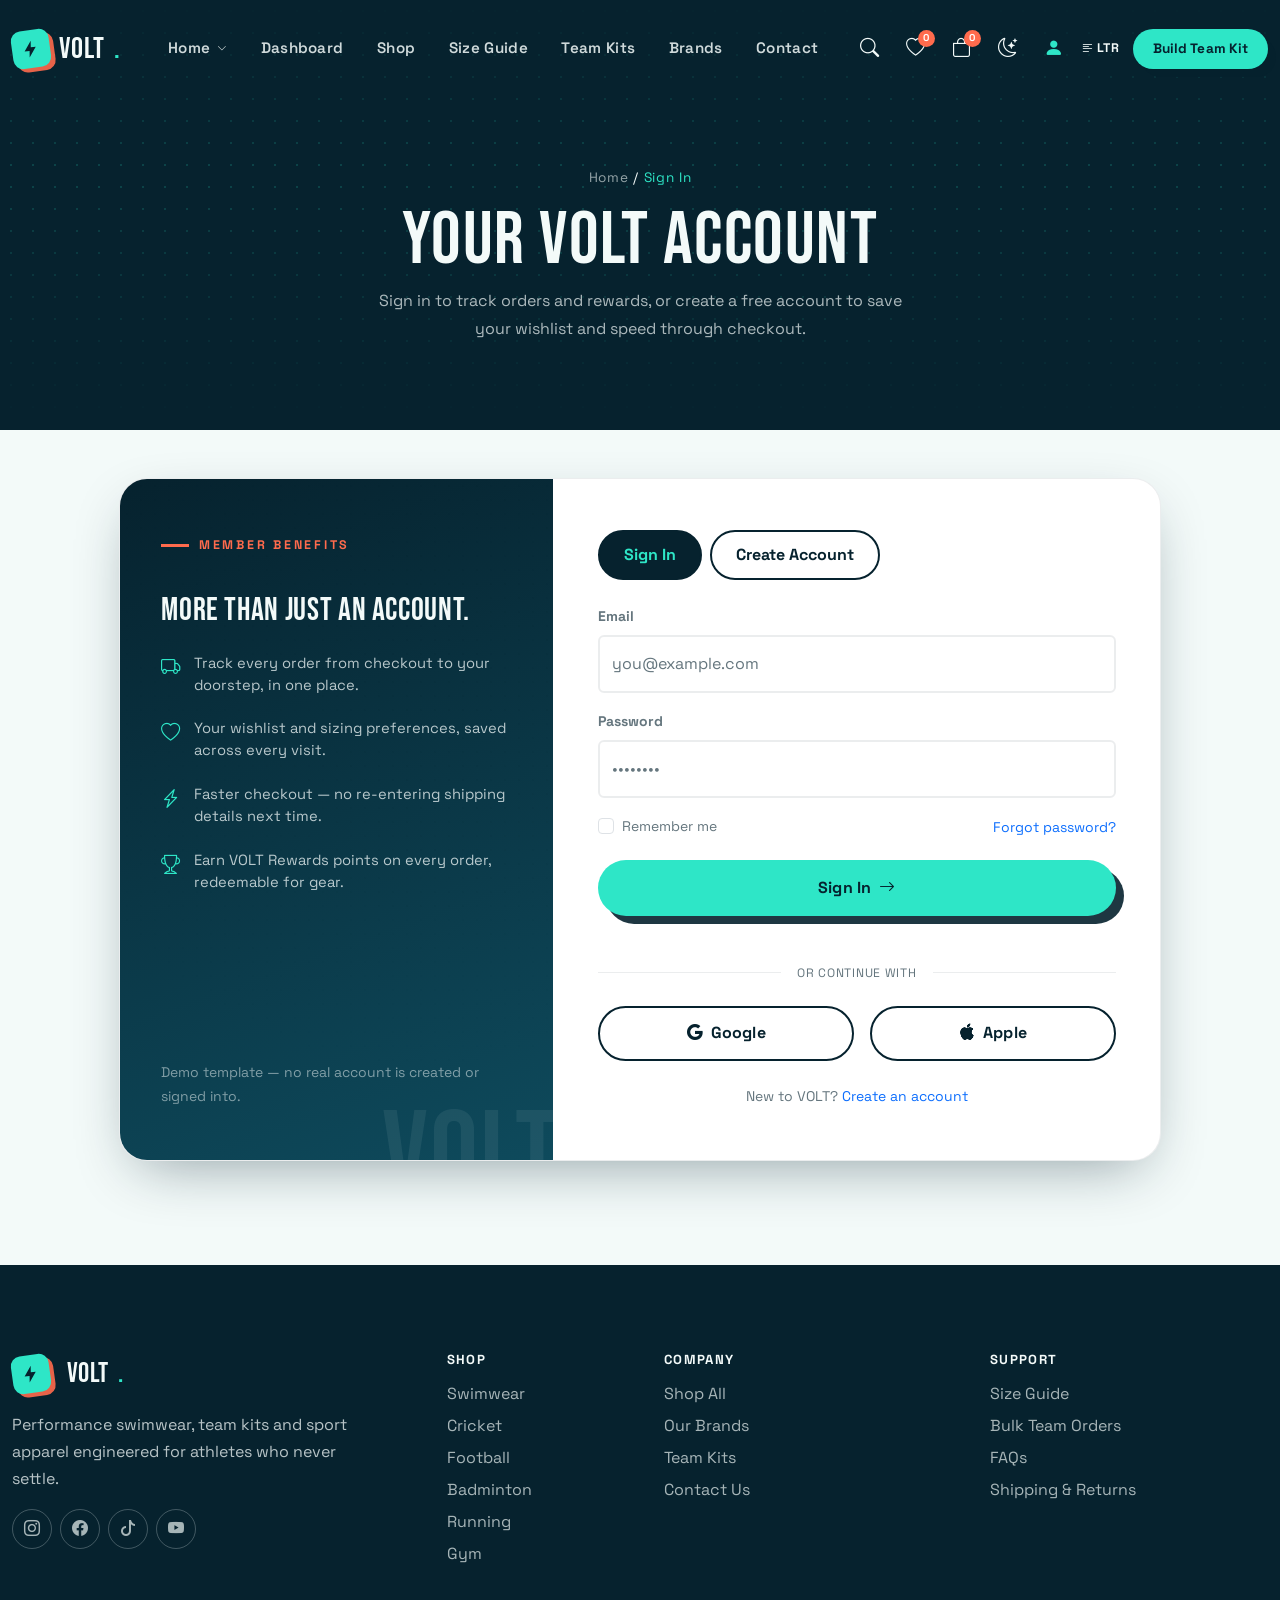
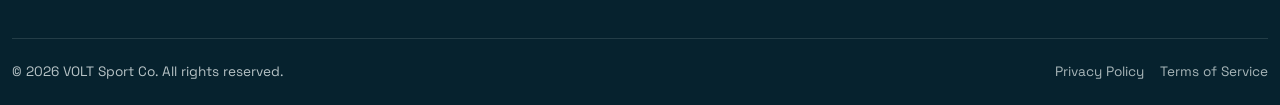
<file: velocity-sport/auth.html>
<!DOCTYPE html>
<html lang="en">
<head>
<script>(function(){try{var t=localStorage.getItem('volt_theme');if(t==='dark'||t==='light'){document.documentElement.setAttribute('data-theme',t);}else if(window.matchMedia&&window.matchMedia('(prefers-color-scheme: dark)').matches){document.documentElement.setAttribute('data-theme','dark');}}catch(e){}})();</script>
<meta charset="UTF-8">
<meta name="viewport" content="width=device-width, initial-scale=1.0">
<title>Sign In / Sign Up | VOLT Sport Co.</title>
<meta name="description" content="Sign in to your VOLT Sport Co. account or create a new one to track orders, save your wishlist and earn rewards.">
<meta name="theme-color" content="#06222E">
<link rel="icon" href="data:image/svg+xml,<svg xmlns=%22http://www.w3.org/2000/svg%22 viewBox=%220 0 24 24%22><rect width=%2224%22 height=%2224%22 rx=%226%22 fill=%22%232EE6C7%22/><path d=%22M13 2L4 14h6l-1 8 9-12h-6l1-8z%22 fill=%22%2306222E%22/></svg>">
<link rel="preconnect" href="https://fonts.googleapis.com">
<link rel="preconnect" href="https://fonts.gstatic.com" crossorigin>
<link href="https://fonts.googleapis.com/css2?family=Bebas+Neue&family=Space+Grotesk:wght@400;500;600;700&display=swap" rel="stylesheet">
<link href="https://cdn.jsdelivr.net/npm/bootstrap@5.3.3/dist/css/bootstrap.min.css" rel="stylesheet">
<link href="https://cdn.jsdelivr.net/npm/bootstrap-icons@1.11.3/font/bootstrap-icons.css" rel="stylesheet">
<link href="https://unpkg.com/aos@2.3.4/dist/aos.css" rel="stylesheet">
<link href="assets/css/style.css" rel="stylesheet">
</head>
<body>

<nav id="mainNav" class="navbar navbar-expand-lg">
  <div class="container container-xl">
    <a class="navbar-brand" href="index.html">
      <span class="brand-mark"><svg viewBox="0 0 24 24" fill="none" xmlns="http://www.w3.org/2000/svg"><path d="M13 2L4 14h6l-1 8 9-12h-6l1-8z" fill="#06222E"/></svg></span>
      VOLT<span style="color:var(--volt);">.</span>
    </a>
    <ul class="navbar-nav nav-links d-none d-lg-flex flex-row mb-0 mx-auto">
        <li class="nav-item dropdown home-dropdown">
          <a class="nav-link dropdown-toggle" href="index.html" id="homeNavDropdown" role="button" data-bs-toggle="dropdown" aria-expanded="false">Home<i class="bi bi-chevron-down home-caret"></i></a>
          <ul class="dropdown-menu" aria-labelledby="homeNavDropdown">
            <li><a class="dropdown-item" href="index.html">Home 1</a></li>
            <li><a class="dropdown-item" href="home2.html">Home 2</a></li>
          </ul>
        </li>
        <li class="nav-item"><a class="nav-link" href="dashboard.html">Dashboard</a></li>
        <li class="nav-item"><a class="nav-link" href="shop.html">Shop</a></li>
        <li class="nav-item"><a class="nav-link" href="size-guide.html">Size Guide</a></li>
        <li class="nav-item"><a class="nav-link" href="team-kit-customization.html">Team Kits</a></li>
        <li class="nav-item"><a class="nav-link" href="brands.html">Brands</a></li>
        <li class="nav-item"><a class="nav-link" href="contact.html">Contact</a></li>
      </ul>
    <div class="nav-actions d-flex align-items-center gap-1">
      <button type="button" class="icon-btn" aria-label="Search" data-search-toggle><i class="bi bi-search"></i></button>
        <a href="wishlist.html" class="icon-btn position-relative" aria-label="Wishlist"><i class="bi bi-heart"></i><span class="cart-count" data-wishlist-count>0</span></a>
        <a href="cart.html" class="icon-btn position-relative" aria-label="Cart"><i class="bi bi-bag"></i><span class="cart-count" data-cart-count>0</span></a>
        <button type="button" class="icon-btn" aria-label="Toggle dark mode" data-theme-toggle><i class="bi bi-moon-stars" data-theme-icon></i></button>
        <a href="auth.html" class="icon-btn d-none d-lg-inline-flex" aria-label="Sign In / Sign Up"><i class="bi bi-person-fill" style="color:var(--volt);"></i></a>
        <button type="button" class="icon-btn direction-toggle" aria-label="Switch to right-to-left layout" data-direction-toggle aria-pressed="false"><i class="bi bi-text-left" data-direction-icon></i><span class="direction-label ms-1">LTR</span></button>
        <a href="team-kit-customization.html" class="btn btn-volt btn-sm-pill ms-2 d-none d-lg-inline-flex">Build Team Kit</a>
      <button class="btn-icon-circle btn-icon-circle-sm d-lg-none ms-1" type="button" data-bs-toggle="offcanvas" data-bs-target="#mobileNav" aria-controls="mobileNav" aria-label="Open menu">
        <i class="bi bi-list fs-5"></i>
      </button>
    </div>
  </div>
</nav>

<div class="offcanvas offcanvas-end offcanvas-sport" tabindex="-1" id="mobileNav">
  <div class="offcanvas-header">
    <span class="fw-display fs-3" style="color:var(--volt)">VOLT.</span>
    <button type="button" class="btn-close btn-close-white" data-bs-dismiss="offcanvas" aria-label="Close"></button>
  </div>
  <div class="offcanvas-body d-flex flex-column">
    <ul class="navbar-nav flex-grow-1">
      <li><a class="nav-link" href="index.html">Home 1</a></li>
      <li><a class="nav-link" href="home2.html">Home 2</a></li>
      <li><a class="nav-link" href="dashboard.html">Dashboard</a></li>
      <li><a class="nav-link" href="shop.html">Shop</a></li>
      <li><a class="nav-link" href="size-guide.html">Size Guide</a></li>
      <li><a class="nav-link" href="team-kit-customization.html">Team Kits</a></li>
      <li><a class="nav-link" href="brands.html">Brands</a></li>
      <li><a class="nav-link" href="contact.html">Contact</a></li>
      <li><hr class="offcanvas-divider"></li>
      <li><a class="nav-link" href="auth.html">Sign In / Sign Up</a></li>
    </ul>
    <a href="team-kit-customization.html" class="btn btn-volt w-100 mt-4">Build Team Kit</a>
  </div>
</div>

<div class="search-overlay" id="searchOverlay">
  <button type="button" class="search-close" data-search-close aria-label="Close search"><i class="bi bi-x-lg"></i></button>
  <form>
    <input type="search" data-search-input placeholder="Search products…" aria-label="Search products" autocomplete="off">
  </form>
  <div class="search-tags">
    <a href="#" data-search-tag="swimwear">Swimwear</a>
    <a href="#" data-search-tag="cricket">Cricket</a>
    <a href="#" data-search-tag="football">Football</a>
    <a href="#" data-search-tag="badminton">Badminton</a>
    <a href="#" data-search-tag="running">Running</a>
    <a href="#" data-search-tag="gym">Gym</a>
  </div>
</div>

<header class="page-header">
  <div class="container container-xl position-relative">
    <nav class="breadcrumb-sport mb-3"><a href="index.html">Home</a> / <span class="current">Sign In</span></nav>
    <h1 class="mb-2">Your VOLT Account</h1>
    <p style="color:rgba(243,250,249,.7); max-width:560px;">Sign in to track orders and rewards, or create a free account to save your wishlist and speed through checkout.</p>
  </div>
</header>

<main class="section-pad pt-5">
  <div class="container container-xl">
    <div class="row justify-content-center">
      <div class="col-xl-10">
        <div class="row g-0 auth-card" data-aos="fade-up">

          <!-- VISUAL SIDE PANEL -->
          <div class="col-lg-5 auth-visual d-none d-lg-flex flex-column justify-content-between">
            <div class="dot-texture"></div>
            <div class="position-relative">
              <span class="eyebrow mb-4">Member benefits</span>
              <h2 class="mt-3 mb-4" style="font-size:2rem;">More than just an account.</h2>
              <div class="auth-benefit">
                <i class="bi bi-truck"></i>
                <p>Track every order from checkout to your doorstep, in one place.</p>
              </div>
              <div class="auth-benefit">
                <i class="bi bi-heart"></i>
                <p>Your wishlist and sizing preferences, saved across every visit.</p>
              </div>
              <div class="auth-benefit">
                <i class="bi bi-lightning-charge"></i>
                <p>Faster checkout — no re-entering shipping details next time.</p>
              </div>
              <div class="auth-benefit">
                <i class="bi bi-trophy"></i>
                <p>Earn VOLT Rewards points on every order, redeemable for gear.</p>
              </div>
            </div>
            <p class="small position-relative mb-0" style="color:rgba(243,250,249,.5);">Demo template — no real account is created or signed into.</p>
          </div>

          <!-- FORM PANEL -->
          <div class="col-lg-7 auth-form-panel">
            <ul class="nav nav-pills-sport gap-2 mb-4" id="authTabs" role="tablist">
              <li class="nav-item"><button class="nav-link active" id="pill-tab-signin" data-bs-toggle="pill" data-bs-target="#tab-signin" type="button" role="tab">Sign In</button></li>
              <li class="nav-item"><button class="nav-link" id="pill-tab-signup" data-bs-toggle="pill" data-bs-target="#tab-signup" type="button" role="tab">Create Account</button></li>
            </ul>

            <div class="tab-content">

              <!-- SIGN IN -->
              <div class="tab-pane fade show active" id="tab-signin" role="tabpanel">
                <form class="needs-validation" novalidate>
                  <div class="alert alert-success d-none" data-form-success><i class="bi bi-check-circle me-2"></i>Signed in successfully — welcome back!</div>
                  <div class="row g-3">
                    <div class="col-12 form-floating-sport">
                      <label class="form-label small fw-bold">Email</label>
                      <input type="email" class="form-control" placeholder="you@example.com" required>
                      <div class="invalid-feedback">Please enter a valid email.</div>
                    </div>
                    <div class="col-12 form-floating-sport">
                      <label class="form-label small fw-bold">Password</label>
                      <input type="password" class="form-control" placeholder="••••••••" required minlength="6">
                      <div class="invalid-feedback">Password must be at least 6 characters.</div>
                    </div>
                  </div>
                  <div class="d-flex align-items-center justify-content-between mt-3 mb-1">
                    <div class="form-check">
                      <input class="form-check-input" type="checkbox" id="rememberMe">
                      <label class="form-check-label small text-secondary" for="rememberMe">Remember me</label>
                    </div>
                    <a href="#" class="small" onclick="return false;">Forgot password?</a>
                  </div>
                  <button type="submit" class="btn btn-volt w-100 mt-3">Sign In <i class="bi bi-arrow-right ms-1"></i></button>

                  <div class="auth-divider mt-5 mb-4"><span>or continue with</span></div>
                  <div class="d-flex gap-3">
                    <button type="button" class="btn btn-outline-ink flex-fill" onclick="return false;"><i class="bi bi-google me-2"></i>Google</button>
                    <button type="button" class="btn btn-outline-ink flex-fill" onclick="return false;"><i class="bi bi-apple me-2"></i>Apple</button>
                  </div>

                  <p class="text-center small text-secondary mt-4 mb-0">New to VOLT? <a href="#" data-auth-switch="tab-signup">Create an account</a></p>
                </form>
              </div>

              <!-- CREATE ACCOUNT -->
              <div class="tab-pane fade" id="tab-signup" role="tabpanel">
                <form class="needs-validation" novalidate>
                  <div class="alert alert-success d-none" data-form-success><i class="bi bi-check-circle me-2"></i>Account created — welcome to VOLT!</div>
                  <div class="row g-3">
                    <div class="col-md-6 form-floating-sport">
                      <label class="form-label small fw-bold">First Name</label>
                      <input type="text" class="form-control" required>
                      <div class="invalid-feedback">Please enter your first name.</div>
                    </div>
                    <div class="col-md-6 form-floating-sport">
                      <label class="form-label small fw-bold">Last Name</label>
                      <input type="text" class="form-control" required>
                      <div class="invalid-feedback">Please enter your last name.</div>
                    </div>
                    <div class="col-12 form-floating-sport">
                      <label class="form-label small fw-bold">Email</label>
                      <input type="email" class="form-control" placeholder="you@example.com" required>
                      <div class="invalid-feedback">Please enter a valid email.</div>
                    </div>
                    <div class="col-md-6 form-floating-sport">
                      <label class="form-label small fw-bold">Password</label>
                      <input type="password" class="form-control" placeholder="••••••••" required minlength="6">
                      <div class="invalid-feedback">Password must be at least 6 characters.</div>
                    </div>
                    <div class="col-md-6 form-floating-sport">
                      <label class="form-label small fw-bold">Confirm Password</label>
                      <input type="password" class="form-control" placeholder="••••••••" required minlength="6">
                      <div class="invalid-feedback">Please confirm your password.</div>
                    </div>
                  </div>
                  <div class="form-check mt-3">
                    <input class="form-check-input" type="checkbox" id="agreeTerms" required>
                    <label class="form-check-label small text-secondary" for="agreeTerms">I agree to the <a href="#" onclick="return false;">Terms</a> and <a href="#" onclick="return false;">Privacy Policy</a>.</label>
                    <div class="invalid-feedback">You must agree before continuing.</div>
                  </div>
                  <button type="submit" class="btn btn-volt w-100 mt-3">Create Account <i class="bi bi-arrow-right ms-1"></i></button>

                  <p class="text-center small text-secondary mt-4 mb-0">Already have an account? <a href="#" data-auth-switch="tab-signin">Sign in</a></p>
                </form>
              </div>

            </div>
          </div>

        </div>
      </div>
    </div>
  </div>
</main>

<footer class="site-footer">
  <div class="container container-xl">
    <div class="row g-5">
      <div class="col-lg-4">
        <a href="index.html" class="navbar-brand mb-3 d-inline-flex fw-display fs-3" style="color:var(--paper);">
          <span class="brand-mark me-2"><svg viewBox="0 0 24 24" fill="none" xmlns="http://www.w3.org/2000/svg"><path d="M13 2L4 14h6l-1 8 9-12h-6l1-8z" fill="#06222E"/></svg></span>
          VOLT<span style="color:var(--volt);">.</span>
        </a>
        <p class="pe-lg-5">Performance swimwear, team kits and sport apparel engineered for athletes who never settle.</p>
        <div class="d-flex gap-2 mt-3">
          <a href="https://www.instagram.com/" target="_blank" rel="noopener" class="footer-social" aria-label="Instagram"><i class="bi bi-instagram"></i></a>
          <a href="https://www.facebook.com/" target="_blank" rel="noopener" class="footer-social" aria-label="Facebook"><i class="bi bi-facebook"></i></a>
          <a href="https://www.tiktok.com/" target="_blank" rel="noopener" class="footer-social" aria-label="TikTok"><i class="bi bi-tiktok"></i></a>
          <a href="https://www.youtube.com/" target="_blank" rel="noopener" class="footer-social" aria-label="YouTube"><i class="bi bi-youtube"></i></a>
        </div>
      </div>
      <div class="col-lg-2 col-6">
        <h6 class="mb-3">Shop</h6>
        <ul class="list-unstyled d-flex flex-column gap-2">
          <li><a href="shop.html">Swimwear</a></li>
          <li><a href="shop.html">Cricket</a></li>
          <li><a href="shop.html">Football</a></li>
          <li><a href="shop.html">Badminton</a></li>
          <li><a href="shop.html">Running</a></li>
          <li><a href="shop.html">Gym</a></li>
        </ul>
      </div>
      <div class="col-lg-3 col-6">
        <h6 class="mb-3">Company</h6>
        <ul class="list-unstyled d-flex flex-column gap-2">
          <li><a href="shop.html">Shop All</a></li>
          <li><a href="brands.html">Our Brands</a></li>
          <li><a href="team-kit-customization.html">Team Kits</a></li>
          <li><a href="contact.html">Contact Us</a></li>
        </ul>
      </div>
      <div class="col-lg-3">
        <h6 class="mb-3">Support</h6>
        <ul class="list-unstyled d-flex flex-column gap-2">
          <li><a href="size-guide.html">Size Guide</a></li>
          <li><a href="contact.html">Bulk Team Orders</a></li>
          <li><a href="contact.html#faq">FAQs</a></li>
          <li><a href="contact.html">Shipping &amp; Returns</a></li>
        </ul>
      </div>
    </div>
    <div class="footer-bottom d-flex flex-wrap justify-content-between align-items-center gap-2">
      <span>&copy; <span data-year></span> VOLT Sport Co. All rights reserved.</span>
      <div class="d-flex gap-3">
        <a href="#">Privacy Policy</a><a href="#">Terms of Service</a>
      </div>
    </div>
  </div>
</footer>
<button class="back-to-top" aria-label="Back to top"><i class="bi bi-arrow-up"></i></button>

<script src="https://cdn.jsdelivr.net/npm/bootstrap@5.3.3/dist/js/bootstrap.bundle.min.js"></script>
<script src="https://unpkg.com/aos@2.3.4/dist/aos.js"></script>
<script src="assets/js/store.js"></script>
<script src="assets/js/main.js"></script>
</body>
</html>
</file>
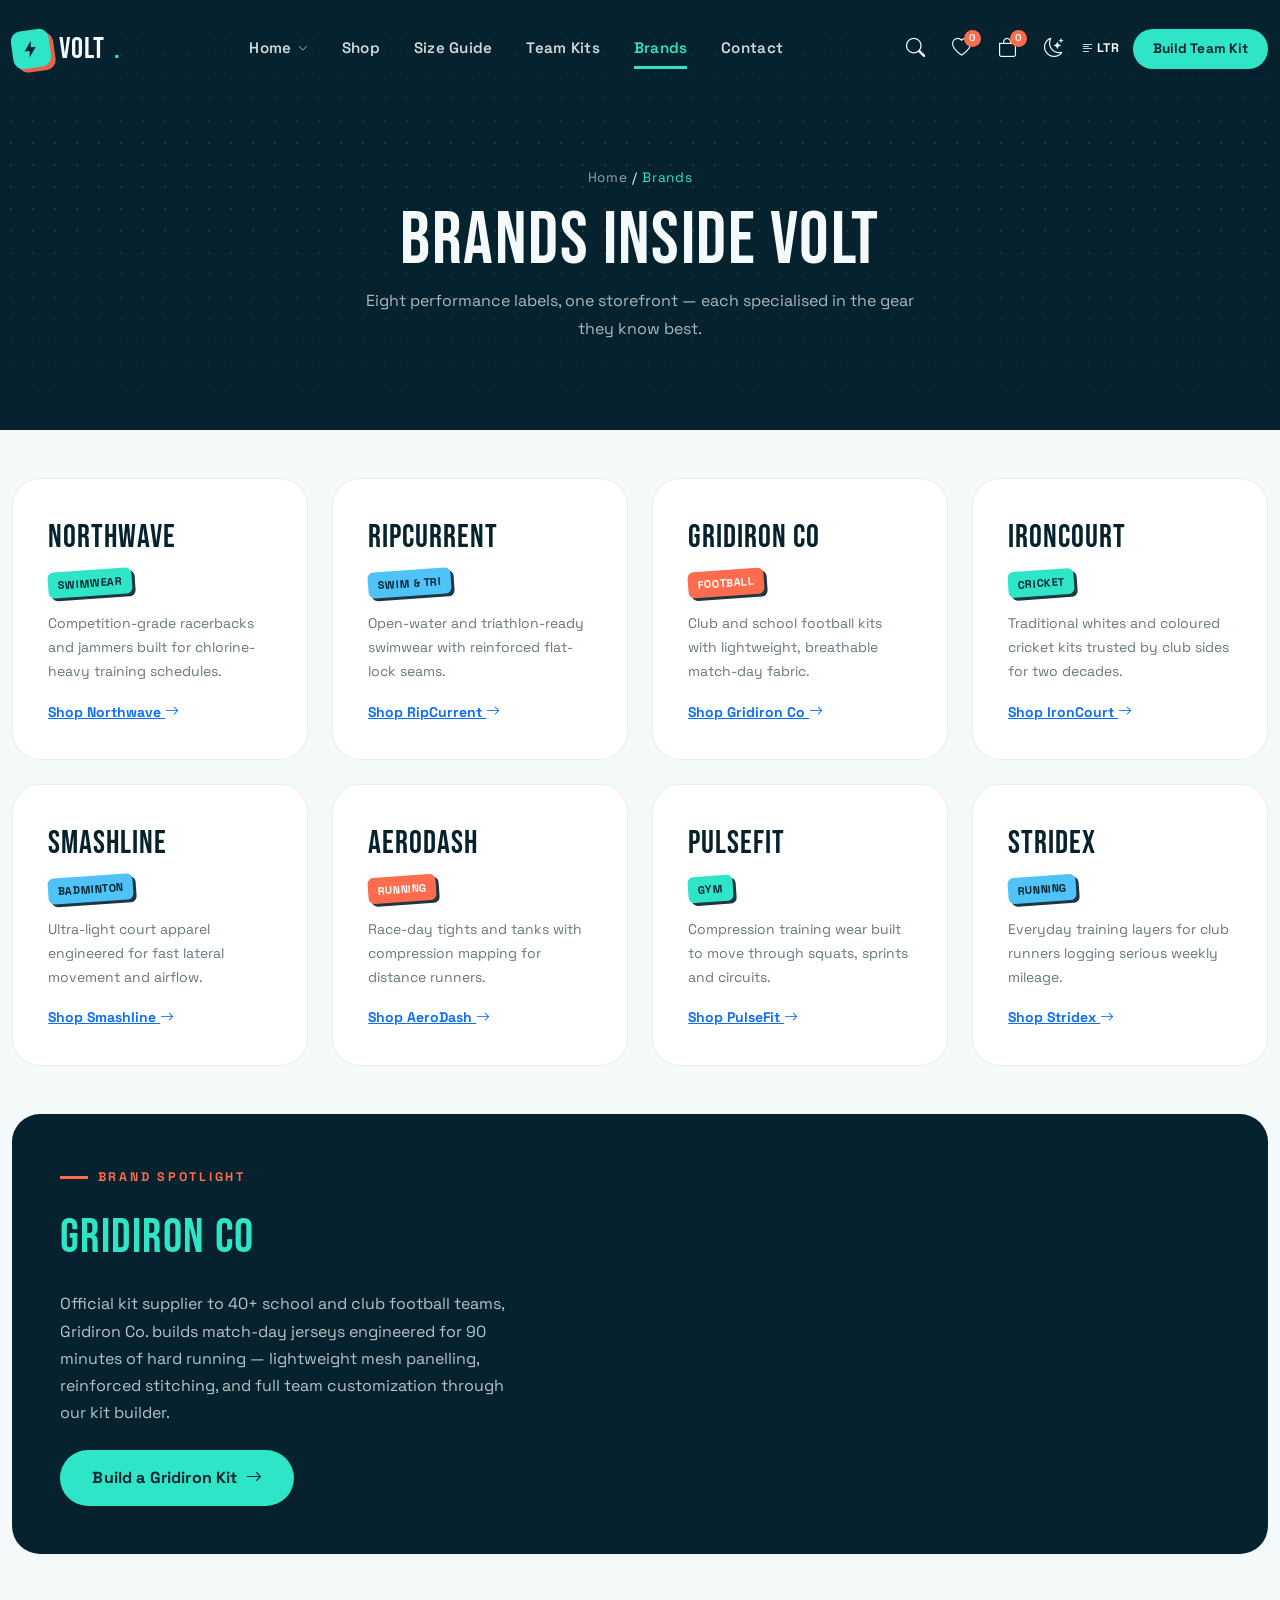
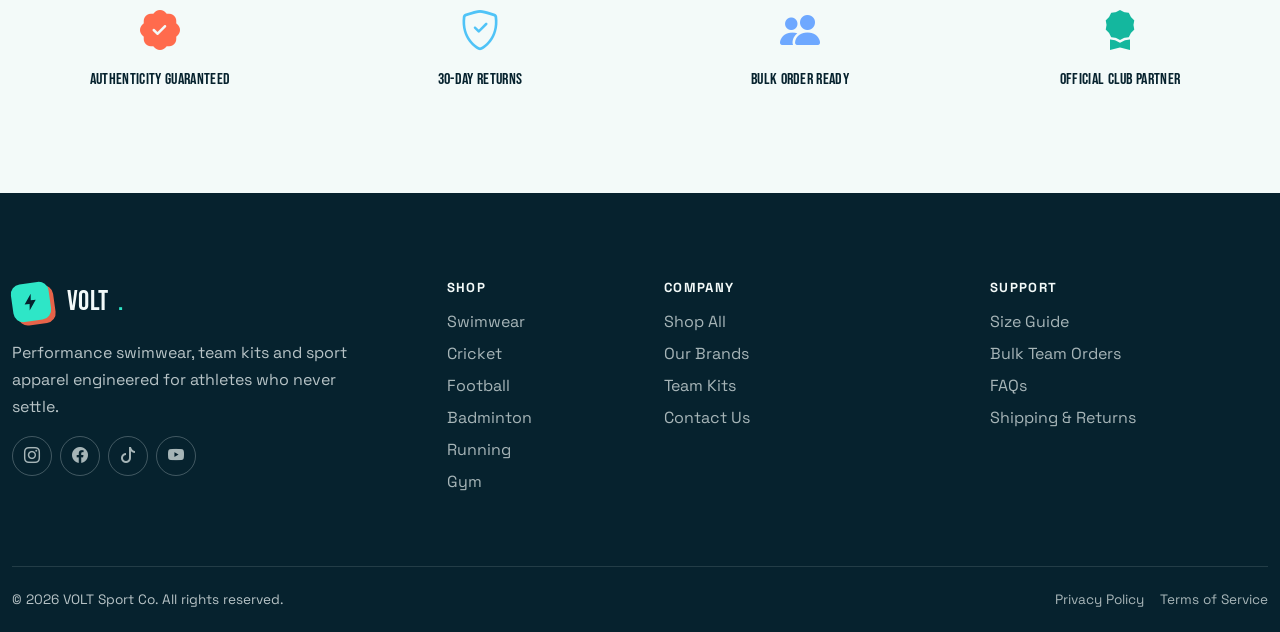
<file: velocity-sport/brands.html>
<!DOCTYPE html>
<html lang="en">
<head>
<script>(function(){try{var t=localStorage.getItem('volt_theme');if(t==='dark'||t==='light'){document.documentElement.setAttribute('data-theme',t);}else if(window.matchMedia&&window.matchMedia('(prefers-color-scheme: dark)').matches){document.documentElement.setAttribute('data-theme','dark');}}catch(e){}})();</script>
<meta charset="UTF-8">
<meta name="viewport" content="width=device-width, initial-scale=1.0">
<title>Our Brands | VOLT Sport Co.</title>
<meta name="description" content="Discover the performance brands inside VOLT Sport Co. — from swimwear specialists to team sport kit makers.">
<meta name="theme-color" content="#06222E">
<link rel="icon" href="data:image/svg+xml,<svg xmlns=%22http://www.w3.org/2000/svg%22 viewBox=%220 0 24 24%22><rect width=%2224%22 height=%2224%22 rx=%226%22 fill=%22%232EE6C7%22/><path d=%22M13 2L4 14h6l-1 8 9-12h-6l1-8z%22 fill=%22%2306222E%22/></svg>">
<link rel="preconnect" href="https://fonts.googleapis.com">
<link rel="preconnect" href="https://fonts.gstatic.com" crossorigin>
<link href="https://fonts.googleapis.com/css2?family=Bebas+Neue&family=Space+Grotesk:wght@400;500;600;700&display=swap" rel="stylesheet">
<link href="https://cdn.jsdelivr.net/npm/bootstrap@5.3.3/dist/css/bootstrap.min.css" rel="stylesheet">
<link href="https://cdn.jsdelivr.net/npm/bootstrap-icons@1.11.3/font/bootstrap-icons.css" rel="stylesheet">
<link href="https://unpkg.com/aos@2.3.4/dist/aos.css" rel="stylesheet">
<link href="assets/css/style.css" rel="stylesheet">
</head>
<body>

<nav id="mainNav" class="navbar navbar-expand-lg">
  <div class="container container-xl">
    <a class="navbar-brand" href="index.html">
      <span class="brand-mark"><svg viewBox="0 0 24 24" fill="none" xmlns="http://www.w3.org/2000/svg"><path d="M13 2L4 14h6l-1 8 9-12h-6l1-8z" fill="#06222E"/></svg></span>
      VOLT<span style="color:var(--volt);">.</span>
    </a>
    <ul class="navbar-nav nav-links d-none d-lg-flex flex-row mb-0 mx-auto">
        <li class="nav-item dropdown home-dropdown">
          <a class="nav-link dropdown-toggle" href="index.html" id="homeNavDropdown" role="button" data-bs-toggle="dropdown" aria-expanded="false">Home<i class="bi bi-chevron-down home-caret"></i></a>
          <ul class="dropdown-menu" aria-labelledby="homeNavDropdown">
            <li><a class="dropdown-item" href="index.html">Home 1</a></li>
            <li><a class="dropdown-item" href="home2.html">Home 2</a></li>
          </ul>
        </li>
        <li class="nav-item"><a class="nav-link" href="shop.html">Shop</a></li>
        <li class="nav-item"><a class="nav-link" href="size-guide.html">Size Guide</a></li>
        <li class="nav-item"><a class="nav-link" href="team-kit-customization.html">Team Kits</a></li>
        <li class="nav-item"><a class="nav-link active" href="brands.html">Brands</a></li>
        <li class="nav-item"><a class="nav-link" href="contact.html">Contact</a></li>
      </ul>
    <div class="nav-actions d-flex align-items-center gap-1">
      <button type="button" class="icon-btn" aria-label="Search" data-search-toggle><i class="bi bi-search"></i></button>
        <a href="wishlist.html" class="icon-btn position-relative" aria-label="Wishlist"><i class="bi bi-heart"></i><span class="cart-count" data-wishlist-count>0</span></a>
        <a href="cart.html" class="icon-btn position-relative" aria-label="Cart"><i class="bi bi-bag"></i><span class="cart-count" data-cart-count>0</span></a>
        <button type="button" class="icon-btn" aria-label="Toggle dark mode" data-theme-toggle><i class="bi bi-moon-stars" data-theme-icon></i></button>
        <button type="button" class="icon-btn direction-toggle" aria-label="Switch to right-to-left layout" data-direction-toggle aria-pressed="false"><i class="bi bi-text-left" data-direction-icon></i><span class="direction-label ms-1">LTR</span></button>
        <a href="team-kit-customization.html" class="btn btn-volt btn-sm-pill ms-2 d-none d-lg-inline-flex">Build Team Kit</a>
      <button class="btn-icon-circle btn-icon-circle-sm d-lg-none ms-1" type="button" data-bs-toggle="offcanvas" data-bs-target="#mobileNav" aria-controls="mobileNav" aria-label="Open menu">
        <i class="bi bi-list fs-5"></i>
      </button>
    </div>
  </div>
</nav>

<div class="offcanvas offcanvas-end offcanvas-sport" tabindex="-1" id="mobileNav">
  <div class="offcanvas-header">
    <span class="fw-display fs-3" style="color:var(--volt)">VOLT.</span>
    <button type="button" class="btn-close btn-close-white" data-bs-dismiss="offcanvas" aria-label="Close"></button>
  </div>
  <div class="offcanvas-body d-flex flex-column">
    <ul class="navbar-nav flex-grow-1">
      <li><a class="nav-link" href="index.html">Home 1</a></li>
      <li><a class="nav-link" href="home2.html">Home 2</a></li>
      <li><a class="nav-link" href="shop.html">Shop</a></li>
      <li><a class="nav-link" href="size-guide.html">Size Guide</a></li>
      <li><a class="nav-link" href="team-kit-customization.html">Team Kits</a></li>
      <li><a class="nav-link" href="brands.html">Brands</a></li>
      <li><a class="nav-link" href="contact.html">Contact</a></li>
    </ul>
    <a href="team-kit-customization.html" class="btn btn-volt w-100 mt-4">Build Team Kit</a>
  </div>
</div>

<div class="search-overlay" id="searchOverlay">
  <button type="button" class="search-close" data-search-close aria-label="Close search"><i class="bi bi-x-lg"></i></button>
  <form>
    <input type="search" data-search-input placeholder="Search products…" aria-label="Search products" autocomplete="off">
  </form>
  <div class="search-tags">
    <a href="#" data-search-tag="swimwear">Swimwear</a>
    <a href="#" data-search-tag="cricket">Cricket</a>
    <a href="#" data-search-tag="football">Football</a>
    <a href="#" data-search-tag="badminton">Badminton</a>
    <a href="#" data-search-tag="running">Running</a>
    <a href="#" data-search-tag="gym">Gym</a>
  </div>
</div>

<header class="page-header">
  <div class="container container-xl position-relative">
    <nav class="breadcrumb-sport mb-3"><a href="index.html">Home</a> / <span class="current">Brands</span></nav>
    <h1 class="mb-2">Brands Inside VOLT</h1>
    <p style="color:rgba(243,250,249,.7); max-width:560px;">Eight performance labels, one storefront — each specialised in the gear they know best.</p>
  </div>
</header>

<main class="section-pad pt-5">
  <div class="container container-xl">

    <div class="row g-4 mb-5">
      <div class="col-md-6 col-lg-3" data-aos="fade-up">
        <div class="brand-card">
          <div class="brand-wordmark mb-2">NORTHWAVE</div>
          <span class="sticker sticker-best" style="position:static; display:inline-block;">Swimwear</span>
          <p class="text-secondary small mt-3 mb-3">Competition-grade racerbacks and jammers built for chlorine-heavy training schedules.</p>
          <a href="shop.html" class="fw-bold small text-decoration-underline">Shop Northwave <i class="bi bi-arrow-right"></i></a>
        </div>
      </div>
      <div class="col-md-6 col-lg-3" data-aos="fade-up" data-aos-delay="50">
        <div class="brand-card">
          <div class="brand-wordmark mb-2">RIPCURRENT</div>
          <span class="sticker sticker-new" style="position:static; display:inline-block;">Swim &amp; Tri</span>
          <p class="text-secondary small mt-3 mb-3">Open-water and triathlon-ready swimwear with reinforced flat-lock seams.</p>
          <a href="shop.html" class="fw-bold small text-decoration-underline">Shop RipCurrent <i class="bi bi-arrow-right"></i></a>
        </div>
      </div>
      <div class="col-md-6 col-lg-3" data-aos="fade-up" data-aos-delay="100">
        <div class="brand-card">
          <div class="brand-wordmark mb-2">GRIDIRON CO</div>
          <span class="sticker sticker-sale" style="position:static; display:inline-block;">Football</span>
          <p class="text-secondary small mt-3 mb-3">Club and school football kits with lightweight, breathable match-day fabric.</p>
          <a href="shop.html" class="fw-bold small text-decoration-underline">Shop Gridiron Co <i class="bi bi-arrow-right"></i></a>
        </div>
      </div>
      <div class="col-md-6 col-lg-3" data-aos="fade-up" data-aos-delay="150">
        <div class="brand-card">
          <div class="brand-wordmark mb-2">IRONCOURT</div>
          <span class="sticker sticker-best" style="position:static; display:inline-block;">Cricket</span>
          <p class="text-secondary small mt-3 mb-3">Traditional whites and coloured cricket kits trusted by club sides for two decades.</p>
          <a href="shop.html" class="fw-bold small text-decoration-underline">Shop IronCourt <i class="bi bi-arrow-right"></i></a>
        </div>
      </div>
      <div class="col-md-6 col-lg-3" data-aos="fade-up">
        <div class="brand-card">
          <div class="brand-wordmark mb-2">SMASHLINE</div>
          <span class="sticker sticker-new" style="position:static; display:inline-block;">Badminton</span>
          <p class="text-secondary small mt-3 mb-3">Ultra-light court apparel engineered for fast lateral movement and airflow.</p>
          <a href="shop.html" class="fw-bold small text-decoration-underline">Shop Smashline <i class="bi bi-arrow-right"></i></a>
        </div>
      </div>
      <div class="col-md-6 col-lg-3" data-aos="fade-up" data-aos-delay="50">
        <div class="brand-card">
          <div class="brand-wordmark mb-2">AERODASH</div>
          <span class="sticker sticker-sale" style="position:static; display:inline-block;">Running</span>
          <p class="text-secondary small mt-3 mb-3">Race-day tights and tanks with compression mapping for distance runners.</p>
          <a href="shop.html" class="fw-bold small text-decoration-underline">Shop AeroDash <i class="bi bi-arrow-right"></i></a>
        </div>
      </div>
      <div class="col-md-6 col-lg-3" data-aos="fade-up" data-aos-delay="100">
        <div class="brand-card">
          <div class="brand-wordmark mb-2">PULSEFIT</div>
          <span class="sticker sticker-best" style="position:static; display:inline-block;">Gym</span>
          <p class="text-secondary small mt-3 mb-3">Compression training wear built to move through squats, sprints and circuits.</p>
          <a href="shop.html" class="fw-bold small text-decoration-underline">Shop PulseFit <i class="bi bi-arrow-right"></i></a>
        </div>
      </div>
      <div class="col-md-6 col-lg-3" data-aos="fade-up" data-aos-delay="150">
        <div class="brand-card">
          <div class="brand-wordmark mb-2">STRIDEX</div>
          <span class="sticker sticker-new" style="position:static; display:inline-block;">Running</span>
          <p class="text-secondary small mt-3 mb-3">Everyday training layers for club runners logging serious weekly mileage.</p>
          <a href="shop.html" class="fw-bold small text-decoration-underline">Shop Stridex <i class="bi bi-arrow-right"></i></a>
        </div>
      </div>
    </div>

    <!-- SPOTLIGHT -->
    <div class="brand-spotlight p-4 p-lg-5 mb-5" data-aos="zoom-in">
      <div class="row align-items-center g-5">
        <div class="col-lg-6">
          <span class="eyebrow">Brand spotlight</span>
          <div class="brand-wordmark mt-3" style="font-size:3rem; color:var(--volt);">GRIDIRON CO</div>
          <p class="mt-3" style="color:rgba(243,250,249,.75); max-width:460px;">Official kit supplier to 40+ school and club football teams, Gridiron Co. builds match-day jerseys engineered for 90 minutes of hard running — lightweight mesh panelling, reinforced stitching, and full team customization through our kit builder.</p>
          <a href="team-kit-customization.html" class="btn btn-volt mt-2">Build a Gridiron Kit <i class="bi bi-arrow-right ms-1"></i></a>
        </div>
        <div class="col-lg-6">
          <div class="kit-cube-wrap">
            <div class="kit-cube">
              <div class="face f1" style="background-image:url('https://images.unsplash.com/photo-1761258772216-29a109aa4eb1?auto=format&fit=crop&w=600&h=600&q=85');"><span class="face-content"><i class="bi bi-star-fill"></i>MATCH DAY</span></div>
              <div class="face f2" style="background-image:url('https://images.unsplash.com/photo-1641159009736-8a5fd4e52fef?auto=format&fit=crop&w=600&h=600&q=85');"><span class="face-content"><i class="bi bi-arrow-repeat"></i>TRAINING</span></div>
              <div class="face f3" style="background-image:url('https://images.unsplash.com/photo-1775005968080-abcc8d960053?auto=format&fit=crop&w=600&h=600&q=85');"><span class="face-content"><i class="bi bi-shield-fill"></i>GOALKEEPER</span></div>
              <div class="face f4" style="background-image:url('https://images.unsplash.com/photo-1601087373050-0cb2aa6bf7ab?auto=format&fit=crop&w=600&h=600&q=85');"><span class="face-content"><i class="bi bi-airplane-fill"></i>AWAY KIT</span></div>
              <div class="face f5" style="background-image:url('https://images.unsplash.com/photo-1671016233730-44258a88eb03?auto=format&fit=crop&w=600&h=600&q=85');"><span class="face-content"><i class="bi bi-house-fill"></i>HOME KIT</span></div>
              <div class="face f6" style="background-image:url('https://images.unsplash.com/photo-1622659097574-c814ee26068e?auto=format&fit=crop&w=600&h=600&q=85');"><span class="face-content"><i class="bi bi-people-fill"></i>JUNIOR</span></div>
            </div>
          </div>
        </div>
      </div>
    </div>

    <!-- TRUST BADGES -->
    <div class="row g-4 text-center" data-aos="fade-up">
      <div class="col-6 col-lg-3">
        <i class="bi bi-patch-check-fill fs-1 mb-2 d-block" style="color:var(--coral)"></i>
        <h3 class="h6 mb-0">Authenticity Guaranteed</h3>
      </div>
      <div class="col-6 col-lg-3">
        <i class="bi bi-shield-check fs-1 mb-2 d-block" style="color:var(--cyan)"></i>
        <h3 class="h6 mb-0">30-Day Returns</h3>
      </div>
      <div class="col-6 col-lg-3">
        <i class="bi bi-people-fill fs-1 mb-2 d-block" style="color:var(--violet)"></i>
        <h3 class="h6 mb-0">Bulk Order Ready</h3>
      </div>
      <div class="col-6 col-lg-3">
        <i class="bi bi-award-fill fs-1 mb-2 d-block" style="color:var(--volt-dark)"></i>
        <h3 class="h6 mb-0">Official Club Partner</h3>
      </div>
    </div>

  </div>
</main>

<footer class="site-footer">
  <div class="container container-xl">
    <div class="row g-5">
      <div class="col-lg-4">
        <a href="index.html" class="navbar-brand mb-3 d-inline-flex fw-display fs-3" style="color:var(--paper);">
          <span class="brand-mark me-2"><svg viewBox="0 0 24 24" fill="none" xmlns="http://www.w3.org/2000/svg"><path d="M13 2L4 14h6l-1 8 9-12h-6l1-8z" fill="#06222E"/></svg></span>
          VOLT<span style="color:var(--volt);">.</span>
        </a>
        <p class="pe-lg-5">Performance swimwear, team kits and sport apparel engineered for athletes who never settle.</p>
        <div class="d-flex gap-2 mt-3">
          <a href="https://www.instagram.com/" target="_blank" rel="noopener" class="footer-social" aria-label="Instagram"><i class="bi bi-instagram"></i></a>
          <a href="https://www.facebook.com/" target="_blank" rel="noopener" class="footer-social" aria-label="Facebook"><i class="bi bi-facebook"></i></a>
          <a href="https://www.tiktok.com/" target="_blank" rel="noopener" class="footer-social" aria-label="TikTok"><i class="bi bi-tiktok"></i></a>
          <a href="https://www.youtube.com/" target="_blank" rel="noopener" class="footer-social" aria-label="YouTube"><i class="bi bi-youtube"></i></a>
        </div>
      </div>
      <div class="col-lg-2 col-6">
        <h6 class="mb-3">Shop</h6>
        <ul class="list-unstyled d-flex flex-column gap-2">
          <li><a href="shop.html">Swimwear</a></li>
          <li><a href="shop.html">Cricket</a></li>
          <li><a href="shop.html">Football</a></li>
          <li><a href="shop.html">Badminton</a></li>
          <li><a href="shop.html">Running</a></li>
          <li><a href="shop.html">Gym</a></li>
        </ul>
      </div>
      <div class="col-lg-3 col-6">
        <h6 class="mb-3">Company</h6>
        <ul class="list-unstyled d-flex flex-column gap-2">
          <li><a href="shop.html">Shop All</a></li>
          <li><a href="brands.html">Our Brands</a></li>
          <li><a href="team-kit-customization.html">Team Kits</a></li>
          <li><a href="contact.html">Contact Us</a></li>
        </ul>
      </div>
      <div class="col-lg-3">
        <h6 class="mb-3">Support</h6>
        <ul class="list-unstyled d-flex flex-column gap-2">
          <li><a href="size-guide.html">Size Guide</a></li>
          <li><a href="contact.html">Bulk Team Orders</a></li>
          <li><a href="contact.html#faq">FAQs</a></li>
          <li><a href="contact.html">Shipping &amp; Returns</a></li>
        </ul>
      </div>
    </div>
    <div class="footer-bottom d-flex flex-wrap justify-content-between align-items-center gap-2">
      <span>&copy; <span data-year></span> VOLT Sport Co. All rights reserved.</span>
      <div class="d-flex gap-3">
        <a href="#">Privacy Policy</a><a href="#">Terms of Service</a>
      </div>
    </div>
  </div>
</footer>
<button class="back-to-top" aria-label="Back to top"><i class="bi bi-arrow-up"></i></button>

<script src="https://cdn.jsdelivr.net/npm/bootstrap@5.3.3/dist/js/bootstrap.bundle.min.js"></script>
<script src="https://unpkg.com/aos@2.3.4/dist/aos.js"></script>
<script src="assets/js/store.js"></script>
<script src="assets/js/main.js"></script>
</body>
</html>
</file>
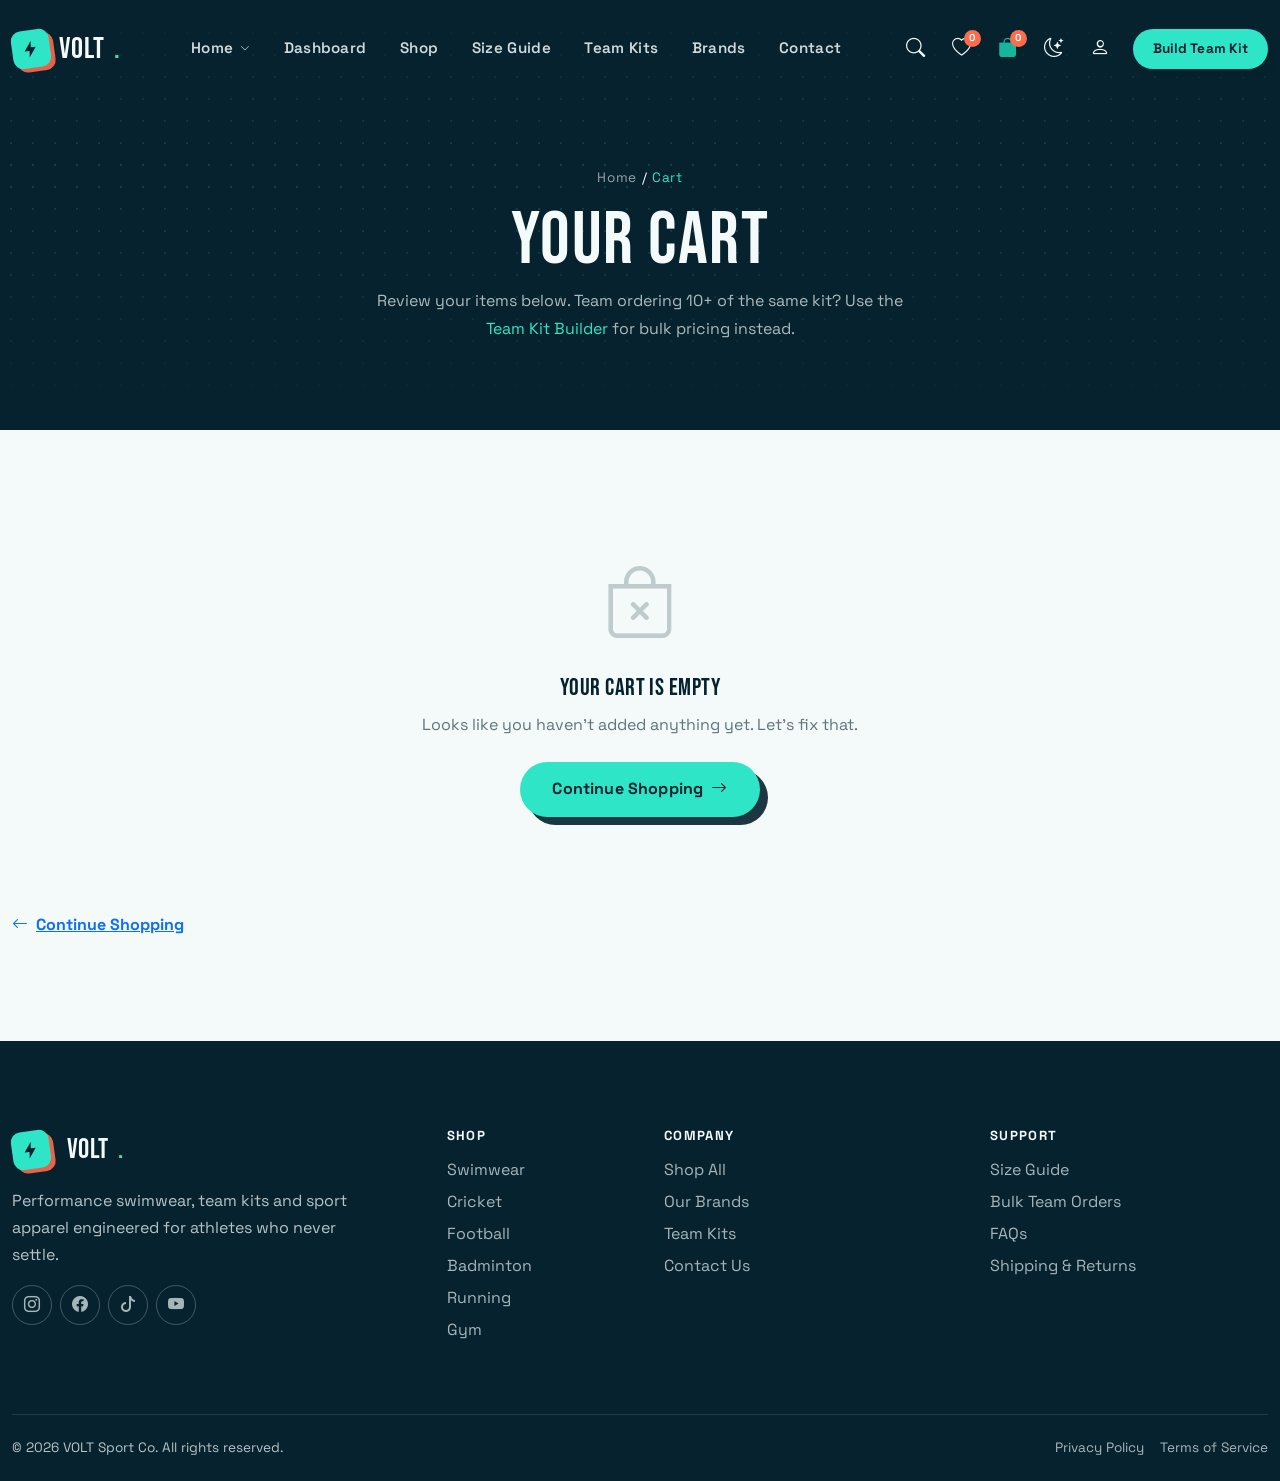
<file: velocity-sport/cart.html>
<!DOCTYPE html>
<html lang="en">
<head>
<script>(function(){try{var t=localStorage.getItem('volt_theme');if(t==='dark'||t==='light'){document.documentElement.setAttribute('data-theme',t);}else if(window.matchMedia&&window.matchMedia('(prefers-color-scheme: dark)').matches){document.documentElement.setAttribute('data-theme','dark');}}catch(e){}})();</script>
<meta charset="UTF-8">
<meta name="viewport" content="width=device-width, initial-scale=1.0">
<title>Your Cart | VOLT Sport Co.</title>
<meta name="description" content="Review the items in your VOLT Sport Co. cart before checkout.">
<meta name="theme-color" content="#06222E">
<link rel="icon" href="data:image/svg+xml,<svg xmlns=%22http://www.w3.org/2000/svg%22 viewBox=%220 0 24 24%22><rect width=%2224%22 height=%2224%22 rx=%226%22 fill=%22%232EE6C7%22/><path d=%22M13 2L4 14h6l-1 8 9-12h-6l1-8z%22 fill=%22%2306222E%22/></svg>">
<link rel="preconnect" href="https://fonts.googleapis.com">
<link rel="preconnect" href="https://fonts.gstatic.com" crossorigin>
<link href="https://fonts.googleapis.com/css2?family=Bebas+Neue&family=Space+Grotesk:wght@400;500;600;700&display=swap" rel="stylesheet">
<link href="https://cdn.jsdelivr.net/npm/bootstrap@5.3.3/dist/css/bootstrap.min.css" rel="stylesheet">
<link href="https://cdn.jsdelivr.net/npm/bootstrap-icons@1.11.3/font/bootstrap-icons.css" rel="stylesheet">
<link href="https://unpkg.com/aos@2.3.4/dist/aos.css" rel="stylesheet">
<link href="assets/css/style.css" rel="stylesheet">
</head>
<body>

<nav id="mainNav" class="navbar navbar-expand-lg">
  <div class="container container-xl">
    <a class="navbar-brand" href="index.html">
      <span class="brand-mark"><svg viewBox="0 0 24 24" fill="none" xmlns="http://www.w3.org/2000/svg"><path d="M13 2L4 14h6l-1 8 9-12h-6l1-8z" fill="#06222E"/></svg></span>
      VOLT<span style="color:var(--volt);">.</span>
    </a>
    <ul class="navbar-nav nav-links d-none d-lg-flex flex-row mb-0 mx-auto">
        <li class="nav-item dropdown home-dropdown">
          <a class="nav-link dropdown-toggle" href="index.html" id="homeNavDropdown" role="button" data-bs-toggle="dropdown" aria-expanded="false">Home<i class="bi bi-chevron-down home-caret"></i></a>
          <ul class="dropdown-menu" aria-labelledby="homeNavDropdown">
            <li><a class="dropdown-item" href="index.html">Home 1</a></li>
            <li><a class="dropdown-item" href="home2.html">Home 2</a></li>
          </ul>
        </li>
        <li class="nav-item"><a class="nav-link" href="dashboard.html">Dashboard</a></li>
        <li class="nav-item"><a class="nav-link" href="shop.html">Shop</a></li>
        <li class="nav-item"><a class="nav-link" href="size-guide.html">Size Guide</a></li>
        <li class="nav-item"><a class="nav-link" href="team-kit-customization.html">Team Kits</a></li>
        <li class="nav-item"><a class="nav-link" href="brands.html">Brands</a></li>
        <li class="nav-item"><a class="nav-link" href="contact.html">Contact</a></li>
      </ul>
    <div class="nav-actions d-flex align-items-center gap-1">
      <button type="button" class="icon-btn" aria-label="Search" data-search-toggle><i class="bi bi-search"></i></button>
        <a href="wishlist.html" class="icon-btn position-relative" aria-label="Wishlist"><i class="bi bi-heart"></i><span class="cart-count" data-wishlist-count>0</span></a>
        <a href="cart.html" class="icon-btn position-relative" aria-label="Cart"><i class="bi bi-bag-fill" style="color:var(--volt-dark);"></i><span class="cart-count" data-cart-count>0</span></a>
        <button type="button" class="icon-btn" aria-label="Toggle dark mode" data-theme-toggle><i class="bi bi-moon-stars" data-theme-icon></i></button>
        <a href="auth.html" class="icon-btn d-none d-lg-inline-flex" aria-label="Sign In / Sign Up"><i class="bi bi-person"></i></a>
        <a href="team-kit-customization.html" class="btn btn-volt btn-sm-pill ms-2 d-none d-lg-inline-flex">Build Team Kit</a>
      <button class="btn-icon-circle btn-icon-circle-sm d-lg-none ms-1" type="button" data-bs-toggle="offcanvas" data-bs-target="#mobileNav" aria-controls="mobileNav" aria-label="Open menu">
        <i class="bi bi-list fs-5"></i>
      </button>
    </div>
  </div>
</nav>

<div class="offcanvas offcanvas-end offcanvas-sport" tabindex="-1" id="mobileNav">
  <div class="offcanvas-header">
    <span class="fw-display fs-3" style="color:var(--volt)">VOLT.</span>
    <button type="button" class="btn-close btn-close-white" data-bs-dismiss="offcanvas" aria-label="Close"></button>
  </div>
  <div class="offcanvas-body d-flex flex-column">
    <ul class="navbar-nav flex-grow-1">
      <li><a class="nav-link" href="index.html">Home 1</a></li>
      <li><a class="nav-link" href="home2.html">Home 2</a></li>
      <li><a class="nav-link" href="dashboard.html">Dashboard</a></li>
      <li><a class="nav-link" href="shop.html">Shop</a></li>
      <li><a class="nav-link" href="size-guide.html">Size Guide</a></li>
      <li><a class="nav-link" href="team-kit-customization.html">Team Kits</a></li>
      <li><a class="nav-link" href="brands.html">Brands</a></li>
      <li><a class="nav-link" href="contact.html">Contact</a></li>
      <li><hr class="offcanvas-divider"></li>
      <li><a class="nav-link" href="auth.html">Sign In / Sign Up</a></li>
    </ul>
    <a href="team-kit-customization.html" class="btn btn-volt w-100 mt-4">Build Team Kit</a>
  </div>
</div>

<div class="search-overlay" id="searchOverlay">
  <button type="button" class="search-close" data-search-close aria-label="Close search"><i class="bi bi-x-lg"></i></button>
  <form>
    <input type="search" data-search-input placeholder="Search products…" aria-label="Search products" autocomplete="off">
  </form>
  <div class="search-tags">
    <a href="#" data-search-tag="swimwear">Swimwear</a>
    <a href="#" data-search-tag="cricket">Cricket</a>
    <a href="#" data-search-tag="football">Football</a>
    <a href="#" data-search-tag="badminton">Badminton</a>
    <a href="#" data-search-tag="running">Running</a>
    <a href="#" data-search-tag="gym">Gym</a>
  </div>
</div>

<header class="page-header">
  <div class="container container-xl position-relative">
    <nav class="breadcrumb-sport mb-3"><a href="index.html">Home</a> / <span class="current">Cart</span></nav>
    <h1 class="mb-2">Your Cart</h1>
    <p style="color:rgba(243,250,249,.7); max-width:560px;">Review your items below. Team ordering 10+ of the same kit? Use the <a href="team-kit-customization.html" style="color:var(--volt);">Team Kit Builder</a> for bulk pricing instead.</p>
  </div>
</header>

<main class="section-pad pt-5" data-cart-page>
  <div class="container container-xl">

    <div class="empty-state d-none" data-cart-empty data-aos="fade-up">
      <i class="bi bi-bag-x"></i>
      <h2 class="h4">Your cart is empty</h2>
      <p class="text-secondary mb-4">Looks like you haven't added anything yet. Let's fix that.</p>
      <a href="shop.html" class="btn btn-volt">Continue Shopping <i class="bi bi-arrow-right ms-1"></i></a>
    </div>

    <div class="empty-state d-none" data-cart-success data-aos="fade-up">
      <i class="bi bi-check-circle-fill" style="color:var(--volt-dark); opacity:1;"></i>
      <h2 class="h4">Order placed successfully!</h2>
      <p class="text-secondary mb-1" data-order-number></p>
      <p class="text-secondary mb-4">Thanks for shopping with VOLT — a confirmation email is on its way. Your gear will ship within 2–3 business days.</p>
      <a href="shop.html" class="btn btn-volt">Continue Shopping <i class="bi bi-arrow-right ms-1"></i></a>
    </div>

    <div class="row g-5">
      <div class="col-lg-8">
        <div class="d-flex flex-column gap-3" data-cart-list data-aos="fade-up"></div>
        <a href="shop.html" class="d-inline-flex align-items-center gap-2 fw-bold mt-4 text-decoration-underline"><i class="bi bi-arrow-left"></i> Continue Shopping</a>
      </div>
      <div class="col-lg-4">
        <div class="cart-summary" data-cart-summary data-aos="fade-up" data-aos-delay="100">
          <h3 class="h5 mb-3">Order Summary</h3>
          <div class="cart-summary-row"><span class="text-secondary">Subtotal</span><span class="fw-bold" data-cart-subtotal>$0.00</span></div>
          <div class="cart-summary-row"><span class="text-secondary">Shipping</span><span class="fw-bold" data-cart-shipping>Free</span></div>
          <div class="cart-summary-row total"><span>Total</span><span data-cart-total>$0.00</span></div>
          <button class="btn btn-volt w-100 mt-3" data-checkout>Proceed to Checkout <i class="bi bi-arrow-right ms-1"></i></button>
          <p class="text-secondary small mt-3 mb-0"><i class="bi bi-shield-check me-1"></i>Secure checkout · Free returns within 30 days</p>
          <hr class="my-3" style="opacity:.15;">
          <p class="small text-secondary mb-0">Have a promo code? Enter it at checkout.</p>
        </div>
      </div>
    </div>

  </div>
</main>

<footer class="site-footer">
  <div class="container container-xl">
    <div class="row g-5">
      <div class="col-lg-4">
        <a href="index.html" class="navbar-brand mb-3 d-inline-flex fw-display fs-3" style="color:var(--paper);">
          <span class="brand-mark me-2"><svg viewBox="0 0 24 24" fill="none" xmlns="http://www.w3.org/2000/svg"><path d="M13 2L4 14h6l-1 8 9-12h-6l1-8z" fill="#06222E"/></svg></span>
          VOLT<span style="color:var(--volt);">.</span>
        </a>
        <p class="pe-lg-5">Performance swimwear, team kits and sport apparel engineered for athletes who never settle.</p>
        <div class="d-flex gap-2 mt-3">
          <a href="https://www.instagram.com/" target="_blank" rel="noopener" class="footer-social" aria-label="Instagram"><i class="bi bi-instagram"></i></a>
          <a href="https://www.facebook.com/" target="_blank" rel="noopener" class="footer-social" aria-label="Facebook"><i class="bi bi-facebook"></i></a>
          <a href="https://www.tiktok.com/" target="_blank" rel="noopener" class="footer-social" aria-label="TikTok"><i class="bi bi-tiktok"></i></a>
          <a href="https://www.youtube.com/" target="_blank" rel="noopener" class="footer-social" aria-label="YouTube"><i class="bi bi-youtube"></i></a>
        </div>
      </div>
      <div class="col-lg-2 col-6">
        <h6 class="mb-3">Shop</h6>
        <ul class="list-unstyled d-flex flex-column gap-2">
          <li><a href="shop.html">Swimwear</a></li>
          <li><a href="shop.html">Cricket</a></li>
          <li><a href="shop.html">Football</a></li>
          <li><a href="shop.html">Badminton</a></li>
          <li><a href="shop.html">Running</a></li>
          <li><a href="shop.html">Gym</a></li>
        </ul>
      </div>
      <div class="col-lg-3 col-6">
        <h6 class="mb-3">Company</h6>
        <ul class="list-unstyled d-flex flex-column gap-2">
          <li><a href="shop.html">Shop All</a></li>
          <li><a href="brands.html">Our Brands</a></li>
          <li><a href="team-kit-customization.html">Team Kits</a></li>
          <li><a href="contact.html">Contact Us</a></li>
        </ul>
      </div>
      <div class="col-lg-3">
        <h6 class="mb-3">Support</h6>
        <ul class="list-unstyled d-flex flex-column gap-2">
          <li><a href="size-guide.html">Size Guide</a></li>
          <li><a href="contact.html">Bulk Team Orders</a></li>
          <li><a href="contact.html#faq">FAQs</a></li>
          <li><a href="contact.html">Shipping &amp; Returns</a></li>
        </ul>
      </div>
    </div>
    <div class="footer-bottom d-flex flex-wrap justify-content-between align-items-center gap-2">
      <span>&copy; <span data-year></span> VOLT Sport Co. All rights reserved.</span>
      <div class="d-flex gap-3">
        <a href="#">Privacy Policy</a><a href="#">Terms of Service</a>
      </div>
    </div>
  </div>
</footer>
<button class="back-to-top" aria-label="Back to top"><i class="bi bi-arrow-up"></i></button>

<script src="https://cdn.jsdelivr.net/npm/bootstrap@5.3.3/dist/js/bootstrap.bundle.min.js"></script>
<script src="https://unpkg.com/aos@2.3.4/dist/aos.js"></script>
<script src="assets/js/store.js"></script>
<script src="assets/js/main.js"></script>
</body>
</html>
</file>
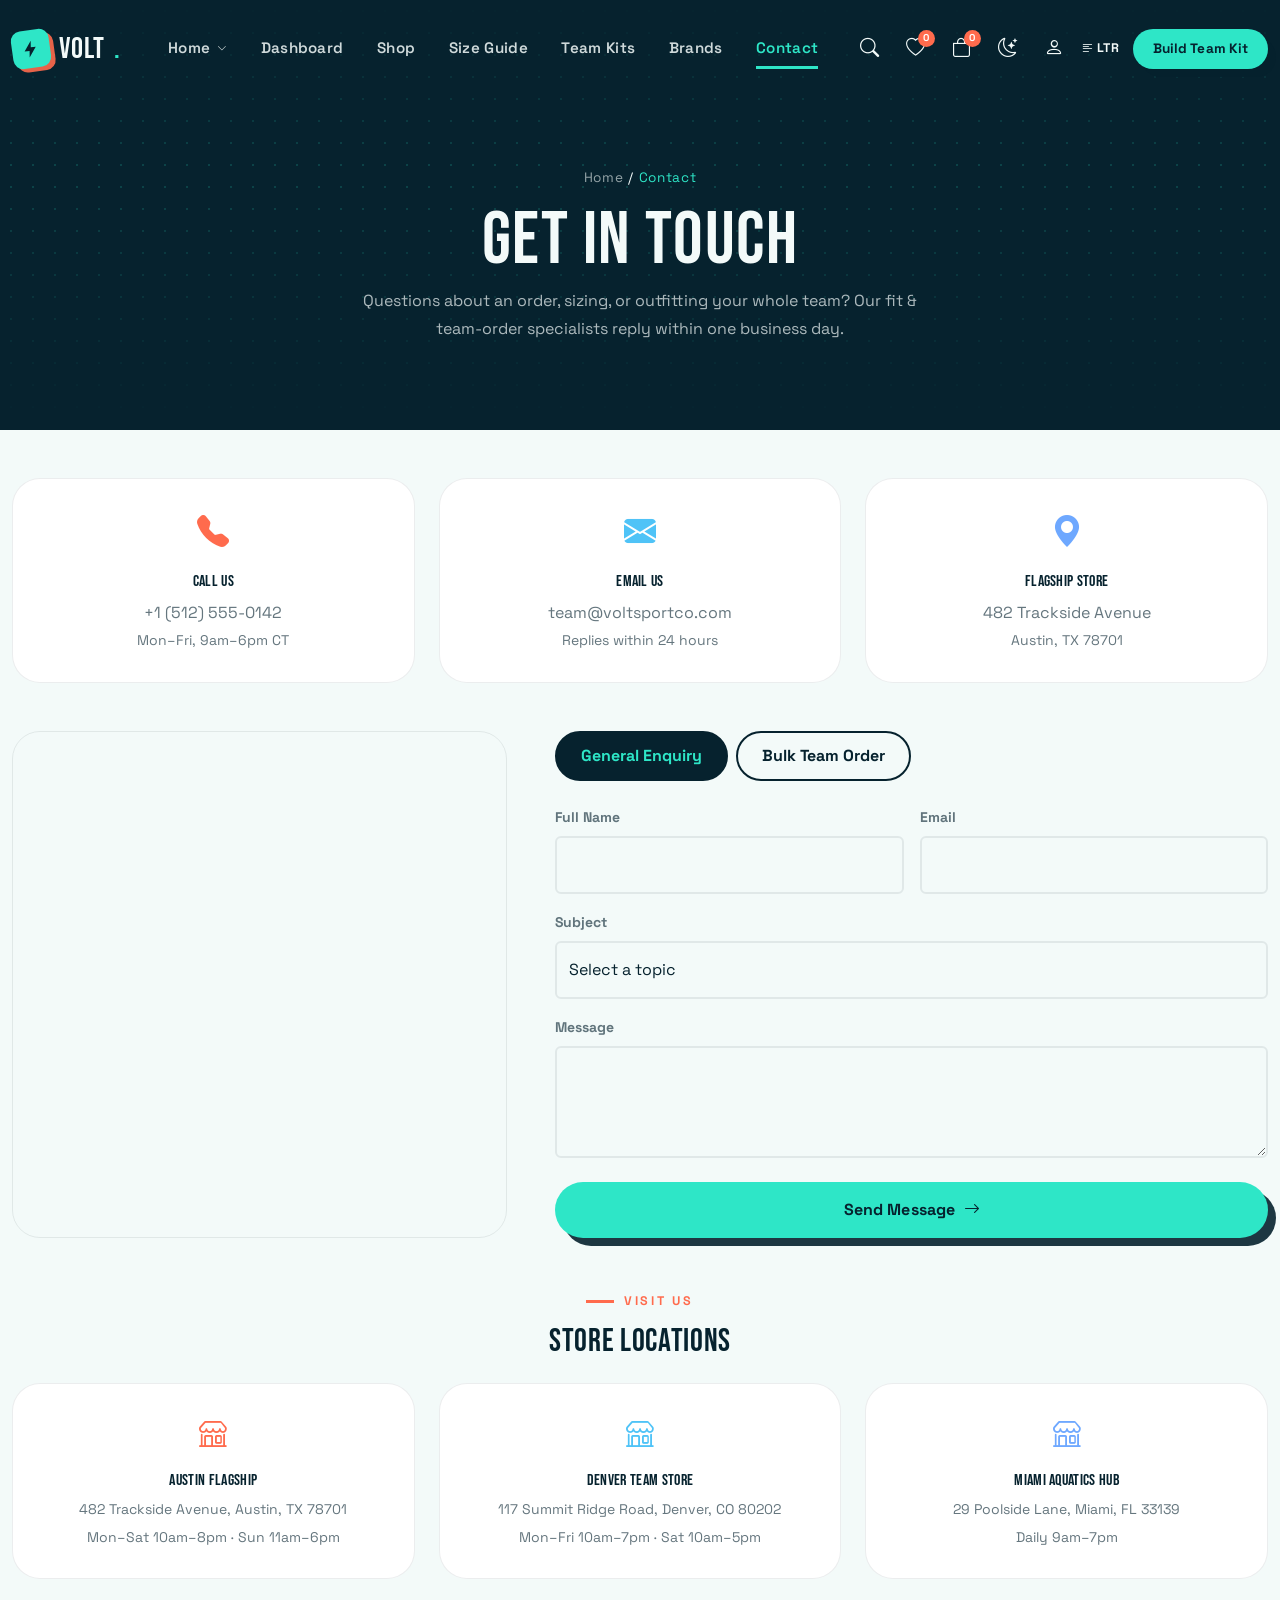
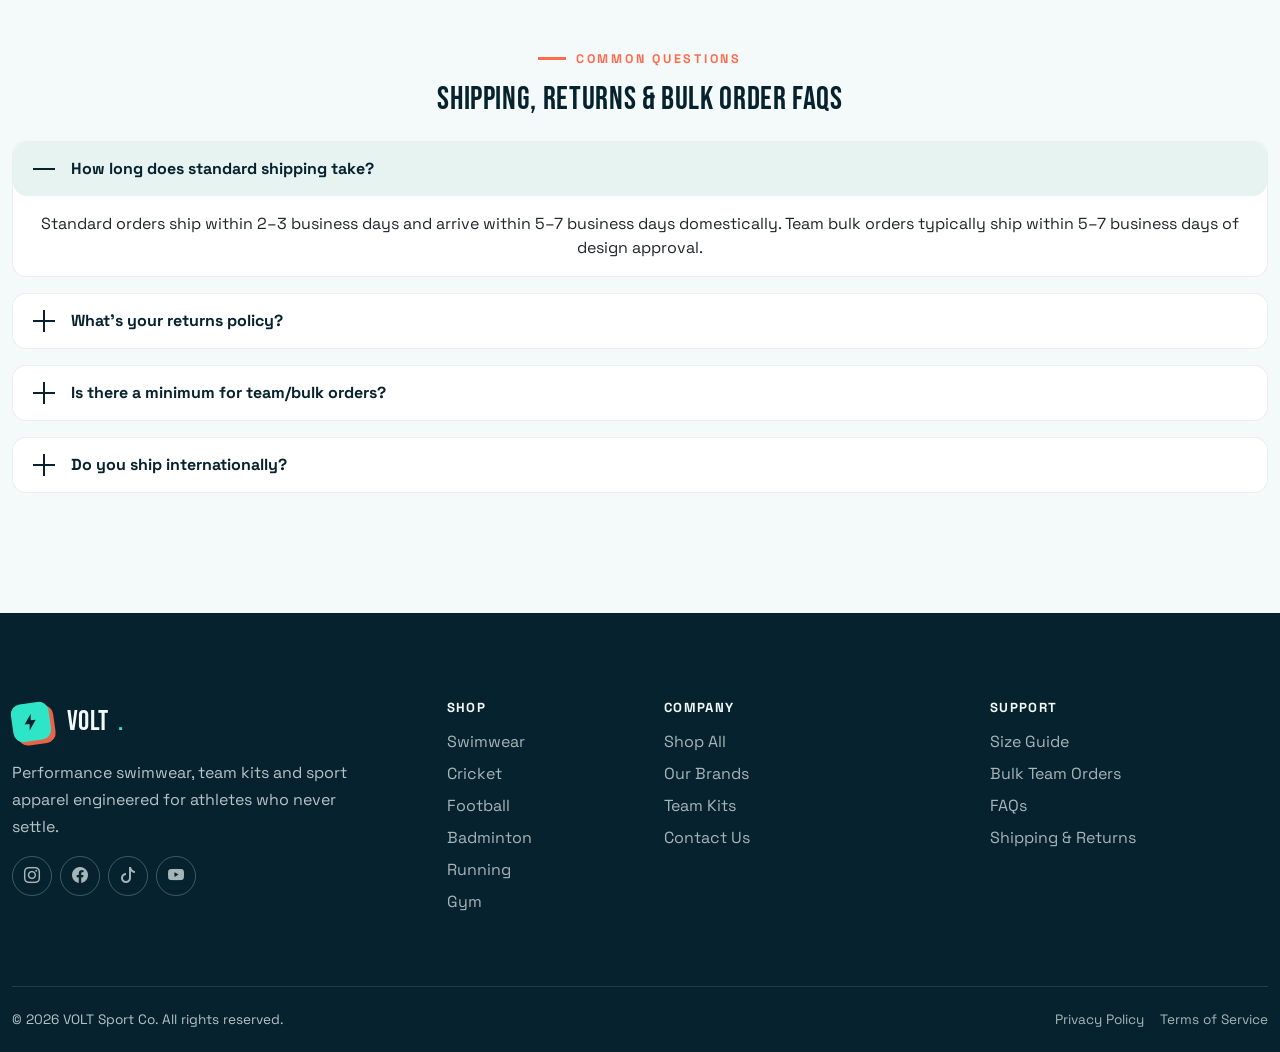
<file: velocity-sport/contact.html>
<!DOCTYPE html>
<html lang="en">
<head>
<script>(function(){try{var t=localStorage.getItem('volt_theme');if(t==='dark'||t==='light'){document.documentElement.setAttribute('data-theme',t);}else if(window.matchMedia&&window.matchMedia('(prefers-color-scheme: dark)').matches){document.documentElement.setAttribute('data-theme','dark');}}catch(e){}})();</script>
<meta charset="UTF-8">
<meta name="viewport" content="width=device-width, initial-scale=1.0">
<title>Contact Us | VOLT Sport Co.</title>
<meta name="description" content="Get in touch with VOLT Sport Co. for general enquiries or bulk team order requests. Find our store locations, phone, email and FAQs.">
<meta name="theme-color" content="#06222E">
<link rel="icon" href="data:image/svg+xml,<svg xmlns=%22http://www.w3.org/2000/svg%22 viewBox=%220 0 24 24%22><rect width=%2224%22 height=%2224%22 rx=%226%22 fill=%22%232EE6C7%22/><path d=%22M13 2L4 14h6l-1 8 9-12h-6l1-8z%22 fill=%22%2306222E%22/></svg>">
<link rel="preconnect" href="https://fonts.googleapis.com">
<link rel="preconnect" href="https://fonts.gstatic.com" crossorigin>
<link href="https://fonts.googleapis.com/css2?family=Bebas+Neue&family=Space+Grotesk:wght@400;500;600;700&display=swap" rel="stylesheet">
<link href="https://cdn.jsdelivr.net/npm/bootstrap@5.3.3/dist/css/bootstrap.min.css" rel="stylesheet">
<link href="https://cdn.jsdelivr.net/npm/bootstrap-icons@1.11.3/font/bootstrap-icons.css" rel="stylesheet">
<link href="https://unpkg.com/aos@2.3.4/dist/aos.css" rel="stylesheet">
<link href="assets/css/style.css" rel="stylesheet">
</head>
<body>

<nav id="mainNav" class="navbar navbar-expand-lg">
  <div class="container container-xl">
    <a class="navbar-brand" href="index.html">
      <span class="brand-mark"><svg viewBox="0 0 24 24" fill="none" xmlns="http://www.w3.org/2000/svg"><path d="M13 2L4 14h6l-1 8 9-12h-6l1-8z" fill="#06222E"/></svg></span>
      VOLT<span style="color:var(--volt);">.</span>
    </a>
    <ul class="navbar-nav nav-links d-none d-lg-flex flex-row mb-0 mx-auto">
        <li class="nav-item dropdown home-dropdown">
          <a class="nav-link dropdown-toggle" href="index.html" id="homeNavDropdown" role="button" data-bs-toggle="dropdown" aria-expanded="false">Home<i class="bi bi-chevron-down home-caret"></i></a>
          <ul class="dropdown-menu" aria-labelledby="homeNavDropdown">
            <li><a class="dropdown-item" href="index.html">Home 1</a></li>
            <li><a class="dropdown-item" href="home2.html">Home 2</a></li>
          </ul>
        </li>
        <li class="nav-item"><a class="nav-link" href="dashboard.html">Dashboard</a></li>
        <li class="nav-item"><a class="nav-link" href="shop.html">Shop</a></li>
        <li class="nav-item"><a class="nav-link" href="size-guide.html">Size Guide</a></li>
        <li class="nav-item"><a class="nav-link" href="team-kit-customization.html">Team Kits</a></li>
        <li class="nav-item"><a class="nav-link" href="brands.html">Brands</a></li>
        <li class="nav-item"><a class="nav-link active" href="contact.html">Contact</a></li>
      </ul>
    <div class="nav-actions d-flex align-items-center gap-1">
      <button type="button" class="icon-btn" aria-label="Search" data-search-toggle><i class="bi bi-search"></i></button>
        <a href="wishlist.html" class="icon-btn position-relative" aria-label="Wishlist"><i class="bi bi-heart"></i><span class="cart-count" data-wishlist-count>0</span></a>
        <a href="cart.html" class="icon-btn position-relative" aria-label="Cart"><i class="bi bi-bag"></i><span class="cart-count" data-cart-count>0</span></a>
        <button type="button" class="icon-btn" aria-label="Toggle dark mode" data-theme-toggle><i class="bi bi-moon-stars" data-theme-icon></i></button>
        <a href="auth.html" class="icon-btn d-none d-lg-inline-flex" aria-label="Sign In / Sign Up"><i class="bi bi-person"></i></a>
        <button type="button" class="icon-btn direction-toggle" aria-label="Switch to right-to-left layout" data-direction-toggle aria-pressed="false"><i class="bi bi-text-left" data-direction-icon></i><span class="direction-label ms-1">LTR</span></button>
        <a href="team-kit-customization.html" class="btn btn-volt btn-sm-pill ms-2 d-none d-lg-inline-flex">Build Team Kit</a>
      <button class="btn-icon-circle btn-icon-circle-sm d-lg-none ms-1" type="button" data-bs-toggle="offcanvas" data-bs-target="#mobileNav" aria-controls="mobileNav" aria-label="Open menu">
        <i class="bi bi-list fs-5"></i>
      </button>
    </div>
  </div>
</nav>

<div class="offcanvas offcanvas-end offcanvas-sport" tabindex="-1" id="mobileNav">
  <div class="offcanvas-header">
    <span class="fw-display fs-3" style="color:var(--volt)">VOLT.</span>
    <button type="button" class="btn-close btn-close-white" data-bs-dismiss="offcanvas" aria-label="Close"></button>
  </div>
  <div class="offcanvas-body d-flex flex-column">
    <ul class="navbar-nav flex-grow-1">
      <li><a class="nav-link" href="index.html">Home 1</a></li>
      <li><a class="nav-link" href="home2.html">Home 2</a></li>
      <li><a class="nav-link" href="dashboard.html">Dashboard</a></li>
      <li><a class="nav-link" href="shop.html">Shop</a></li>
      <li><a class="nav-link" href="size-guide.html">Size Guide</a></li>
      <li><a class="nav-link" href="team-kit-customization.html">Team Kits</a></li>
      <li><a class="nav-link" href="brands.html">Brands</a></li>
      <li><a class="nav-link" href="contact.html">Contact</a></li>
      <li><hr class="offcanvas-divider"></li>
      <li><a class="nav-link" href="auth.html">Sign In / Sign Up</a></li>
    </ul>
    <a href="team-kit-customization.html" class="btn btn-volt w-100 mt-4">Build Team Kit</a>
  </div>
</div>

<div class="search-overlay" id="searchOverlay">
  <button type="button" class="search-close" data-search-close aria-label="Close search"><i class="bi bi-x-lg"></i></button>
  <form>
    <input type="search" data-search-input placeholder="Search products…" aria-label="Search products" autocomplete="off">
  </form>
  <div class="search-tags">
    <a href="#" data-search-tag="swimwear">Swimwear</a>
    <a href="#" data-search-tag="cricket">Cricket</a>
    <a href="#" data-search-tag="football">Football</a>
    <a href="#" data-search-tag="badminton">Badminton</a>
    <a href="#" data-search-tag="running">Running</a>
    <a href="#" data-search-tag="gym">Gym</a>
  </div>
</div>

<header class="page-header">
  <div class="container container-xl position-relative">
    <nav class="breadcrumb-sport mb-3"><a href="index.html">Home</a> / <span class="current">Contact</span></nav>
    <h1 class="mb-2">Get In Touch</h1>
    <p style="color:rgba(243,250,249,.7); max-width:560px;">Questions about an order, sizing, or outfitting your whole team? Our fit &amp; team-order specialists reply within one business day.</p>
  </div>
</header>

<main class="section-pad pt-5">
  <div class="container container-xl">

    <!-- QUICK INFO -->
    <div class="row g-4 mb-5">
      <div class="col-md-4" data-aos="fade-up">
        <div class="contact-card text-center">
          <i class="bi bi-telephone-fill fs-2 mb-3 d-block" style="color:var(--coral)"></i>
          <h3 class="h6">Call Us</h3>
          <p class="text-secondary mb-0">+1 (512) 555-0142<br><span class="small">Mon–Fri, 9am–6pm CT</span></p>
        </div>
      </div>
      <div class="col-md-4" data-aos="fade-up" data-aos-delay="100">
        <div class="contact-card text-center">
          <i class="bi bi-envelope-fill fs-2 mb-3 d-block" style="color:var(--cyan)"></i>
          <h3 class="h6">Email Us</h3>
          <p class="text-secondary mb-0">team@voltsportco.com<br><span class="small">Replies within 24 hours</span></p>
        </div>
      </div>
      <div class="col-md-4" data-aos="fade-up" data-aos-delay="200">
        <div class="contact-card text-center">
          <i class="bi bi-geo-alt-fill fs-2 mb-3 d-block" style="color:var(--violet)"></i>
          <h3 class="h6">Flagship Store</h3>
          <p class="text-secondary mb-0">482 Trackside Avenue<br><span class="small">Austin, TX 78701</span></p>
        </div>
      </div>
    </div>

    <div class="row g-5 mb-5">
      <!-- MAP -->
      <div class="col-lg-5" data-aos="fade-up">
        <div class="map-frame h-100">
          <iframe title="VOLT Sport Co. flagship store location" src="https://www.google.com/maps?q=482+Trackside+Avenue+Austin+TX+78701&output=embed" width="100%" height="100%" style="border:0; min-height:420px;" loading="lazy" referrerpolicy="no-referrer-when-downgrade"></iframe>
        </div>
      </div>

      <!-- FORMS -->
      <div class="col-lg-7" data-aos="fade-up" data-aos-delay="100">
        <ul class="nav nav-pills-sport gap-2 mb-4" id="contactTabs" role="tablist">
          <li class="nav-item"><button class="nav-link active" data-bs-toggle="pill" data-bs-target="#tab-general" type="button">General Enquiry</button></li>
          <li class="nav-item"><button class="nav-link" data-bs-toggle="pill" data-bs-target="#tab-bulk" type="button">Bulk Team Order</button></li>
        </ul>
        <div class="tab-content">

          <div class="tab-pane fade show active" id="tab-general">
            <form class="needs-validation" novalidate>
              <div class="alert alert-success d-none" data-form-success><i class="bi bi-check-circle me-2"></i>Message sent — we'll get back to you within 24 hours.</div>
              <div class="row g-3">
                <div class="col-md-6 form-floating-sport">
                  <label class="form-label small fw-bold">Full Name</label>
                  <input type="text" class="form-control" required>
                  <div class="invalid-feedback">Please enter your name.</div>
                </div>
                <div class="col-md-6 form-floating-sport">
                  <label class="form-label small fw-bold">Email</label>
                  <input type="email" class="form-control" required>
                  <div class="invalid-feedback">Please enter a valid email.</div>
                </div>
                <div class="col-12 form-floating-sport">
                  <label class="form-label small fw-bold">Subject</label>
                  <select class="form-select" required>
                    <option value="">Select a topic</option>
                    <option>Order Status</option>
                    <option>Sizing Help</option>
                    <option>Returns &amp; Exchanges</option>
                    <option>Wholesale / Retail Partnership</option>
                    <option>Other</option>
                  </select>
                  <div class="invalid-feedback">Please select a subject.</div>
                </div>
                <div class="col-12 form-floating-sport">
                  <label class="form-label small fw-bold">Message</label>
                  <textarea class="form-control" rows="4" required></textarea>
                  <div class="invalid-feedback">Please enter a message.</div>
                </div>
              </div>
              <button type="submit" class="btn btn-volt w-100 mt-4">Send Message <i class="bi bi-arrow-right ms-1"></i></button>
            </form>
          </div>

          <div class="tab-pane fade" id="tab-bulk">
            <form class="needs-validation" novalidate>
              <div class="alert alert-success d-none" data-form-success><i class="bi bi-check-circle me-2"></i>Bulk enquiry received — our team-order specialist will reach out within 1 business day.</div>
              <div class="row g-3">
                <div class="col-md-6 form-floating-sport">
                  <label class="form-label small fw-bold">Team / Club Name</label>
                  <input type="text" class="form-control" required>
                  <div class="invalid-feedback">Please enter your team or club name.</div>
                </div>
                <div class="col-md-6 form-floating-sport">
                  <label class="form-label small fw-bold">Contact Name</label>
                  <input type="text" class="form-control" required>
                  <div class="invalid-feedback">Please enter your name.</div>
                </div>
                <div class="col-md-6 form-floating-sport">
                  <label class="form-label small fw-bold">Email</label>
                  <input type="email" class="form-control" required>
                  <div class="invalid-feedback">Please enter a valid email.</div>
                </div>
                <div class="col-md-6 form-floating-sport">
                  <label class="form-label small fw-bold">Sport</label>
                  <select class="form-select" required>
                    <option value="">Select sport</option>
                    <option>Swimwear</option>
                    <option>Cricket</option>
                    <option>Football</option>
                    <option>Badminton</option>
                    <option>Running</option>
                    <option>Gym</option>
                  </select>
                  <div class="invalid-feedback">Please select a sport.</div>
                </div>
                <div class="col-md-6 form-floating-sport">
                  <label class="form-label small fw-bold">Estimated Quantity</label>
                  <input type="number" class="form-control" min="10" required>
                  <div class="invalid-feedback">Please enter an estimated quantity.</div>
                </div>
                <div class="col-md-6 form-floating-sport">
                  <label class="form-label small fw-bold">Needed By</label>
                  <input type="date" class="form-control">
                </div>
                <div class="col-12 form-floating-sport">
                  <label class="form-label small fw-bold">Order Details</label>
                  <textarea class="form-control" rows="3" placeholder="Colours, size breakdown, player names/numbers, budget..."></textarea>
                </div>
              </div>
              <button type="submit" class="btn btn-coral w-100 mt-4">Request Bulk Quote <i class="bi bi-arrow-right ms-1"></i></button>
              <p class="text-center small text-secondary mt-3">Prefer our guided builder? <a href="team-kit-customization.html">Design your kit here</a>.</p>
            </form>
          </div>

        </div>
      </div>
    </div>

    <!-- STORE LOCATIONS -->
    <div class="mb-5 pb-3 text-center" data-aos="fade-up">
      <span class="eyebrow justify-content-center">Visit us</span>
      <h2 class="mt-3 mb-4">Store Locations</h2>
      <div class="row g-4">
        <div class="col-md-4">
          <div class="contact-card hover-lift">
            <i class="bi bi-shop fs-3 mb-3 d-block" style="color:var(--coral)"></i>
            <h3 class="h6">Austin Flagship</h3>
            <p class="text-secondary small mb-1">482 Trackside Avenue, Austin, TX 78701</p>
            <p class="text-secondary small mb-0">Mon–Sat 10am–8pm · Sun 11am–6pm</p>
          </div>
        </div>
        <div class="col-md-4">
          <div class="contact-card hover-lift">
            <i class="bi bi-shop fs-3 mb-3 d-block" style="color:var(--cyan)"></i>
            <h3 class="h6">Denver Team Store</h3>
            <p class="text-secondary small mb-1">117 Summit Ridge Road, Denver, CO 80202</p>
            <p class="text-secondary small mb-0">Mon–Fri 10am–7pm · Sat 10am–5pm</p>
          </div>
        </div>
        <div class="col-md-4">
          <div class="contact-card hover-lift">
            <i class="bi bi-shop fs-3 mb-3 d-block" style="color:var(--violet)"></i>
            <h3 class="h6">Miami Aquatics Hub</h3>
            <p class="text-secondary small mb-1">29 Poolside Lane, Miami, FL 33139</p>
            <p class="text-secondary small mb-0">Daily 9am–7pm</p>
          </div>
        </div>
      </div>
    </div>

    <!-- FAQ -->
    <div id="faq" class="text-center" data-aos="fade-up">
      <span class="eyebrow justify-content-center">Common questions</span>
      <h2 class="mt-3 mb-4">Shipping, Returns &amp; Bulk Order FAQs</h2>
      <div class="accordion accordion-sport" id="contactFaq">
        <div class="accordion-item">
          <h2 class="accordion-header"><button class="accordion-button" type="button" data-bs-toggle="collapse" data-bs-target="#cf1"><span class="plus-minus me-3"></span>How long does standard shipping take?</button></h2>
          <div id="cf1" class="accordion-collapse collapse show" data-bs-parent="#contactFaq"><div class="accordion-body">Standard orders ship within 2–3 business days and arrive within 5–7 business days domestically. Team bulk orders typically ship within 5–7 business days of design approval.</div></div>
        </div>
        <div class="accordion-item">
          <h2 class="accordion-header"><button class="accordion-button collapsed" type="button" data-bs-toggle="collapse" data-bs-target="#cf2"><span class="plus-minus me-3"></span>What's your returns policy?</button></h2>
          <div id="cf2" class="accordion-collapse collapse" data-bs-parent="#contactFaq"><div class="accordion-body">Unworn items with tags attached can be returned or exchanged within 30 days of delivery. Custom team kits with player names/numbers are final sale unless the error was ours.</div></div>
        </div>
        <div class="accordion-item">
          <h2 class="accordion-header"><button class="accordion-button collapsed" type="button" data-bs-toggle="collapse" data-bs-target="#cf3"><span class="plus-minus me-3"></span>Is there a minimum for team/bulk orders?</button></h2>
          <div id="cf3" class="accordion-collapse collapse" data-bs-parent="#contactFaq"><div class="accordion-body">Our tiered bulk pricing starts at 10 units. Orders of 10+ also qualify for free design proofing and no setup fees.</div></div>
        </div>
        <div class="accordion-item">
          <h2 class="accordion-header"><button class="accordion-button collapsed" type="button" data-bs-toggle="collapse" data-bs-target="#cf4"><span class="plus-minus me-3"></span>Do you ship internationally?</button></h2>
          <div id="cf4" class="accordion-collapse collapse" data-bs-parent="#contactFaq"><div class="accordion-body">Yes, we ship to over 30 countries. International team orders should be requested at least 4 weeks ahead of your season start.</div></div>
        </div>
      </div>
    </div>

  </div>
</main>

<footer class="site-footer">
  <div class="container container-xl">
    <div class="row g-5">
      <div class="col-lg-4">
        <a href="index.html" class="navbar-brand mb-3 d-inline-flex fw-display fs-3" style="color:var(--paper);">
          <span class="brand-mark me-2"><svg viewBox="0 0 24 24" fill="none" xmlns="http://www.w3.org/2000/svg"><path d="M13 2L4 14h6l-1 8 9-12h-6l1-8z" fill="#06222E"/></svg></span>
          VOLT<span style="color:var(--volt);">.</span>
        </a>
        <p class="pe-lg-5">Performance swimwear, team kits and sport apparel engineered for athletes who never settle.</p>
        <div class="d-flex gap-2 mt-3">
          <a href="https://www.instagram.com/" target="_blank" rel="noopener" class="footer-social" aria-label="Instagram"><i class="bi bi-instagram"></i></a>
          <a href="https://www.facebook.com/" target="_blank" rel="noopener" class="footer-social" aria-label="Facebook"><i class="bi bi-facebook"></i></a>
          <a href="https://www.tiktok.com/" target="_blank" rel="noopener" class="footer-social" aria-label="TikTok"><i class="bi bi-tiktok"></i></a>
          <a href="https://www.youtube.com/" target="_blank" rel="noopener" class="footer-social" aria-label="YouTube"><i class="bi bi-youtube"></i></a>
        </div>
      </div>
      <div class="col-lg-2 col-6">
        <h6 class="mb-3">Shop</h6>
        <ul class="list-unstyled d-flex flex-column gap-2">
          <li><a href="shop.html">Swimwear</a></li>
          <li><a href="shop.html">Cricket</a></li>
          <li><a href="shop.html">Football</a></li>
          <li><a href="shop.html">Badminton</a></li>
          <li><a href="shop.html">Running</a></li>
          <li><a href="shop.html">Gym</a></li>
        </ul>
      </div>
      <div class="col-lg-3 col-6">
        <h6 class="mb-3">Company</h6>
        <ul class="list-unstyled d-flex flex-column gap-2">
          <li><a href="shop.html">Shop All</a></li>
          <li><a href="brands.html">Our Brands</a></li>
          <li><a href="team-kit-customization.html">Team Kits</a></li>
          <li><a href="contact.html">Contact Us</a></li>
        </ul>
      </div>
      <div class="col-lg-3">
        <h6 class="mb-3">Support</h6>
        <ul class="list-unstyled d-flex flex-column gap-2">
          <li><a href="size-guide.html">Size Guide</a></li>
          <li><a href="contact.html">Bulk Team Orders</a></li>
          <li><a href="contact.html#faq">FAQs</a></li>
          <li><a href="contact.html">Shipping &amp; Returns</a></li>
        </ul>
      </div>
    </div>
    <div class="footer-bottom d-flex flex-wrap justify-content-between align-items-center gap-2">
      <span>&copy; <span data-year></span> VOLT Sport Co. All rights reserved.</span>
      <div class="d-flex gap-3">
        <a href="#">Privacy Policy</a><a href="#">Terms of Service</a>
      </div>
    </div>
  </div>
</footer>
<button class="back-to-top" aria-label="Back to top"><i class="bi bi-arrow-up"></i></button>

<script src="https://cdn.jsdelivr.net/npm/bootstrap@5.3.3/dist/js/bootstrap.bundle.min.js"></script>
<script src="https://unpkg.com/aos@2.3.4/dist/aos.js"></script>
<script src="assets/js/store.js"></script>
<script src="assets/js/main.js"></script>
</body>
</html>
</file>
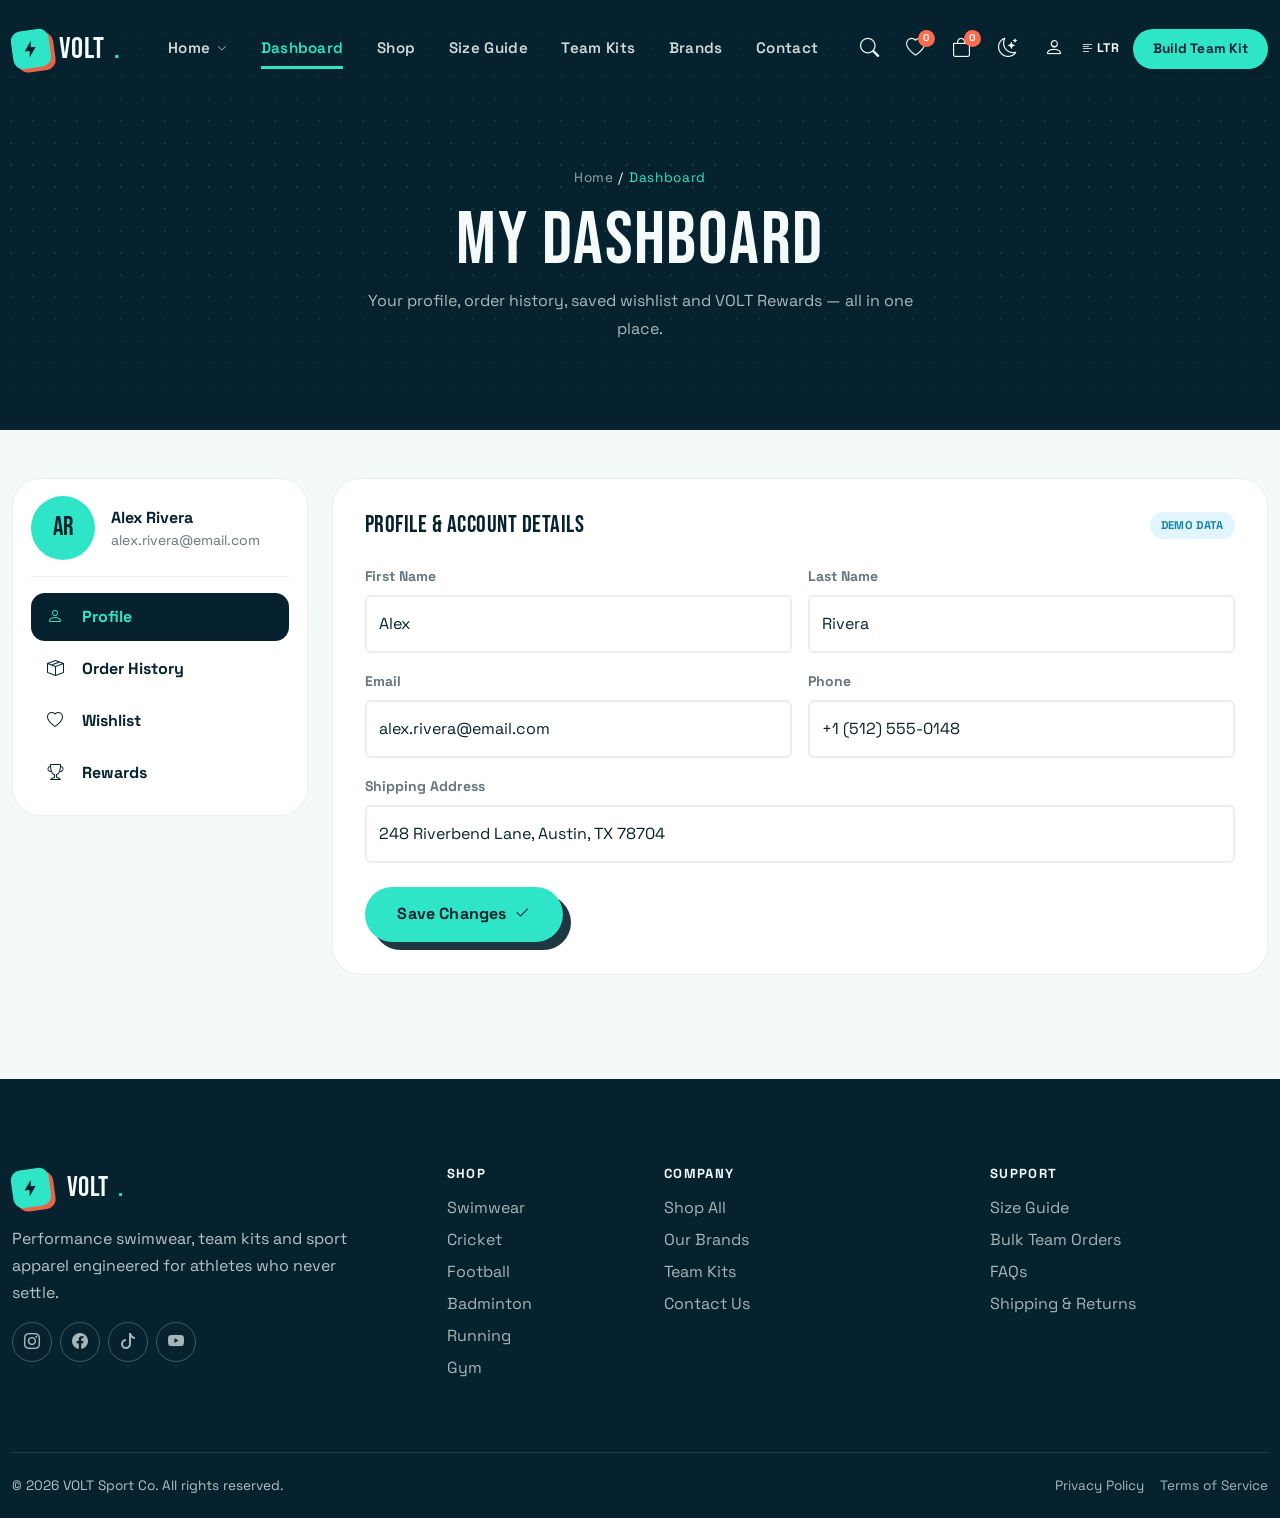
<file: velocity-sport/dashboard.html>
<!DOCTYPE html>
<html lang="en">
<head>
<script>(function(){try{var t=localStorage.getItem('volt_theme');if(t==='dark'||t==='light'){document.documentElement.setAttribute('data-theme',t);}else if(window.matchMedia&&window.matchMedia('(prefers-color-scheme: dark)').matches){document.documentElement.setAttribute('data-theme','dark');}}catch(e){}})();</script>
<meta charset="UTF-8">
<meta name="viewport" content="width=device-width, initial-scale=1.0">
<title>My Dashboard | VOLT Sport Co.</title>
<meta name="description" content="Your VOLT Sport Co. account dashboard — profile details, order history, saved wishlist and loyalty rewards.">
<meta name="theme-color" content="#06222E">
<link rel="icon" href="data:image/svg+xml,<svg xmlns=%22http://www.w3.org/2000/svg%22 viewBox=%220 0 24 24%22><rect width=%2224%22 height=%2224%22 rx=%226%22 fill=%22%232EE6C7%22/><path d=%22M13 2L4 14h6l-1 8 9-12h-6l1-8z%22 fill=%22%2306222E%22/></svg>">
<link rel="preconnect" href="https://fonts.googleapis.com">
<link rel="preconnect" href="https://fonts.gstatic.com" crossorigin>
<link href="https://fonts.googleapis.com/css2?family=Bebas+Neue&family=Space+Grotesk:wght@400;500;600;700&display=swap" rel="stylesheet">
<link href="https://cdn.jsdelivr.net/npm/bootstrap@5.3.3/dist/css/bootstrap.min.css" rel="stylesheet">
<link href="https://cdn.jsdelivr.net/npm/bootstrap-icons@1.11.3/font/bootstrap-icons.css" rel="stylesheet">
<link href="https://unpkg.com/aos@2.3.4/dist/aos.css" rel="stylesheet">
<link href="assets/css/style.css" rel="stylesheet">
</head>
<body>

<nav id="mainNav" class="navbar navbar-expand-lg">
  <div class="container container-xl">
    <a class="navbar-brand" href="index.html">
      <span class="brand-mark"><svg viewBox="0 0 24 24" fill="none" xmlns="http://www.w3.org/2000/svg"><path d="M13 2L4 14h6l-1 8 9-12h-6l1-8z" fill="#06222E"/></svg></span>
      VOLT<span style="color:var(--volt);">.</span>
    </a>
    <ul class="navbar-nav nav-links d-none d-lg-flex flex-row mb-0 mx-auto">
        <li class="nav-item dropdown home-dropdown">
          <a class="nav-link dropdown-toggle" href="index.html" id="homeNavDropdown" role="button" data-bs-toggle="dropdown" aria-expanded="false">Home<i class="bi bi-chevron-down home-caret"></i></a>
          <ul class="dropdown-menu" aria-labelledby="homeNavDropdown">
            <li><a class="dropdown-item" href="index.html">Home 1</a></li>
            <li><a class="dropdown-item" href="home2.html">Home 2</a></li>
          </ul>
        </li>
        <li class="nav-item"><a class="nav-link active" href="dashboard.html">Dashboard</a></li>
        <li class="nav-item"><a class="nav-link" href="shop.html">Shop</a></li>
        <li class="nav-item"><a class="nav-link" href="size-guide.html">Size Guide</a></li>
        <li class="nav-item"><a class="nav-link" href="team-kit-customization.html">Team Kits</a></li>
        <li class="nav-item"><a class="nav-link" href="brands.html">Brands</a></li>
        <li class="nav-item"><a class="nav-link" href="contact.html">Contact</a></li>
      </ul>
    <div class="nav-actions d-flex align-items-center gap-1">
      <button type="button" class="icon-btn" aria-label="Search" data-search-toggle><i class="bi bi-search"></i></button>
        <a href="wishlist.html" class="icon-btn position-relative" aria-label="Wishlist"><i class="bi bi-heart"></i><span class="cart-count" data-wishlist-count>0</span></a>
        <a href="cart.html" class="icon-btn position-relative" aria-label="Cart"><i class="bi bi-bag"></i><span class="cart-count" data-cart-count>0</span></a>
        <button type="button" class="icon-btn" aria-label="Toggle dark mode" data-theme-toggle><i class="bi bi-moon-stars" data-theme-icon></i></button>
        <a href="auth.html" class="icon-btn d-none d-lg-inline-flex" aria-label="Sign In / Sign Up"><i class="bi bi-person"></i></a>
        <button type="button" class="icon-btn direction-toggle" aria-label="Switch to right-to-left layout" data-direction-toggle aria-pressed="false"><i class="bi bi-text-left" data-direction-icon></i><span class="direction-label ms-1">LTR</span></button>
        <a href="team-kit-customization.html" class="btn btn-volt btn-sm-pill ms-2 d-none d-lg-inline-flex">Build Team Kit</a>
      <button class="btn-icon-circle btn-icon-circle-sm d-lg-none ms-1" type="button" data-bs-toggle="offcanvas" data-bs-target="#mobileNav" aria-controls="mobileNav" aria-label="Open menu">
        <i class="bi bi-list fs-5"></i>
      </button>
    </div>
  </div>
</nav>

<div class="offcanvas offcanvas-end offcanvas-sport" tabindex="-1" id="mobileNav">
  <div class="offcanvas-header">
    <span class="fw-display fs-3" style="color:var(--volt)">VOLT.</span>
    <button type="button" class="btn-close btn-close-white" data-bs-dismiss="offcanvas" aria-label="Close"></button>
  </div>
  <div class="offcanvas-body d-flex flex-column">
    <ul class="navbar-nav flex-grow-1">
      <li><a class="nav-link" href="index.html">Home 1</a></li>
      <li><a class="nav-link" href="home2.html">Home 2</a></li>
      <li><a class="nav-link" href="dashboard.html">Dashboard</a></li>
      <li><a class="nav-link" href="shop.html">Shop</a></li>
      <li><a class="nav-link" href="size-guide.html">Size Guide</a></li>
      <li><a class="nav-link" href="team-kit-customization.html">Team Kits</a></li>
      <li><a class="nav-link" href="brands.html">Brands</a></li>
      <li><a class="nav-link" href="contact.html">Contact</a></li>
      <li><hr class="offcanvas-divider"></li>
      <li><a class="nav-link" href="auth.html">Sign In / Sign Up</a></li>
    </ul>
    <a href="team-kit-customization.html" class="btn btn-volt w-100 mt-4">Build Team Kit</a>
  </div>
</div>

<div class="search-overlay" id="searchOverlay">
  <button type="button" class="search-close" data-search-close aria-label="Close search"><i class="bi bi-x-lg"></i></button>
  <form>
    <input type="search" data-search-input placeholder="Search products…" aria-label="Search products" autocomplete="off">
  </form>
  <div class="search-tags">
    <a href="#" data-search-tag="swimwear">Swimwear</a>
    <a href="#" data-search-tag="cricket">Cricket</a>
    <a href="#" data-search-tag="football">Football</a>
    <a href="#" data-search-tag="badminton">Badminton</a>
    <a href="#" data-search-tag="running">Running</a>
    <a href="#" data-search-tag="gym">Gym</a>
  </div>
</div>

<header class="page-header">
  <div class="container container-xl position-relative">
    <nav class="breadcrumb-sport mb-3"><a href="index.html">Home</a> / <span class="current">Dashboard</span></nav>
    <h1 class="mb-2">My Dashboard</h1>
    <p style="color:rgba(243,250,249,.7); max-width:560px;">Your profile, order history, saved wishlist and VOLT Rewards — all in one place.</p>
  </div>
</header>

<main class="section-pad pt-5">
  <div class="container container-xl">
    <div class="row g-4">

      <!-- SIDEBAR TABS -->
      <div class="col-lg-3" data-aos="fade-up">
        <div class="dashboard-tabs">
          <div class="d-flex align-items-center gap-3 mb-3 pb-3" style="border-bottom:1px solid var(--border-subtle);">
            <div class="dashboard-avatar">AR</div>
            <div class="overflow-hidden">
              <div class="fw-bold text-truncate">Alex Rivera</div>
              <div class="small text-secondary text-truncate">alex.rivera@email.com</div>
            </div>
          </div>
          <div class="nav flex-column gap-1" id="dashboardTabs" role="tablist" aria-orientation="vertical">
            <button class="nav-link active" id="pill-dash-profile" data-bs-toggle="pill" data-bs-target="#dash-profile" type="button" role="tab"><i class="bi bi-person me-2"></i>Profile</button>
            <button class="nav-link" id="pill-dash-orders" data-bs-toggle="pill" data-bs-target="#dash-orders" type="button" role="tab"><i class="bi bi-box-seam me-2"></i>Order History</button>
            <button class="nav-link" id="pill-dash-wishlist" data-bs-toggle="pill" data-bs-target="#dash-wishlist" type="button" role="tab"><i class="bi bi-heart me-2"></i>Wishlist</button>
            <button class="nav-link" id="pill-dash-rewards" data-bs-toggle="pill" data-bs-target="#dash-rewards" type="button" role="tab"><i class="bi bi-trophy me-2"></i>Rewards</button>
          </div>
        </div>
      </div>

      <!-- TAB CONTENT -->
      <div class="col-lg-9" data-aos="fade-up" data-aos-delay="100">
        <div class="tab-content">

          <!-- PROFILE -->
          <div class="tab-pane fade show active" id="dash-profile" role="tabpanel">
            <div class="dashboard-panel">
              <div class="d-flex align-items-center justify-content-between mb-4 flex-wrap gap-2">
                <h2 class="h4 mb-0">Profile &amp; Account Details</h2>
                <span class="status-badge status-shipped">Demo data</span>
              </div>
              <form class="needs-validation" novalidate>
                <div class="alert alert-success d-none" data-form-success><i class="bi bi-check-circle me-2"></i>Profile updated successfully.</div>
                <div class="row g-3">
                  <div class="col-md-6 form-floating-sport">
                    <label class="form-label small fw-bold">First Name</label>
                    <input type="text" class="form-control" value="Alex" required>
                    <div class="invalid-feedback">Please enter your first name.</div>
                  </div>
                  <div class="col-md-6 form-floating-sport">
                    <label class="form-label small fw-bold">Last Name</label>
                    <input type="text" class="form-control" value="Rivera" required>
                    <div class="invalid-feedback">Please enter your last name.</div>
                  </div>
                  <div class="col-md-6 form-floating-sport">
                    <label class="form-label small fw-bold">Email</label>
                    <input type="email" class="form-control" value="alex.rivera@email.com" required>
                    <div class="invalid-feedback">Please enter a valid email.</div>
                  </div>
                  <div class="col-md-6 form-floating-sport">
                    <label class="form-label small fw-bold">Phone</label>
                    <input type="tel" class="form-control" value="+1 (512) 555-0148">
                  </div>
                  <div class="col-12 form-floating-sport">
                    <label class="form-label small fw-bold">Shipping Address</label>
                    <input type="text" class="form-control" value="248 Riverbend Lane, Austin, TX 78704" required>
                    <div class="invalid-feedback">Please enter your shipping address.</div>
                  </div>
                </div>
                <button type="submit" class="btn btn-volt mt-4">Save Changes <i class="bi bi-check2 ms-1"></i></button>
              </form>
            </div>
          </div>

          <!-- ORDER HISTORY -->
          <div class="tab-pane fade" id="dash-orders" role="tabpanel">
            <div class="dashboard-panel">
              <h2 class="h4 mb-4">Order History</h2>
              <div class="table-responsive"><table class="table table-sport mb-0 align-middle">
                <thead><tr><th>Order</th><th>Date</th><th>Items</th><th>Status</th><th>Total</th><th></th></tr></thead>
                <tbody>
                  <tr>
                    <td class="fw-bold">#VS-482910</td>
                    <td>Aug 14, 2026</td>
                    <td>Velocity Pro Racerback Swimsuit, HydraLine Kids Swim Set</td>
                    <td><span class="status-badge status-delivered">Delivered</span></td>
                    <td>$103</td>
                    <td><a href="shop.html" class="btn btn-outline-ink btn-sm-pill">Reorder</a></td>
                  </tr>
                  <tr>
                    <td class="fw-bold">#VS-479203</td>
                    <td>Jul 29, 2026</td>
                    <td>IronCourt Cricket Whites Set</td>
                    <td><span class="status-badge status-shipped">Shipped</span></td>
                    <td>$72</td>
                    <td><a href="shop.html" class="btn btn-outline-ink btn-sm-pill">Reorder</a></td>
                  </tr>
                  <tr>
                    <td class="fw-bold">#VS-471056</td>
                    <td>Jul 02, 2026</td>
                    <td>AeroDash Running Tights, PulseFit Running Tank</td>
                    <td><span class="status-badge status-delivered">Delivered</span></td>
                    <td>$94</td>
                    <td><a href="shop.html" class="btn btn-outline-ink btn-sm-pill">Reorder</a></td>
                  </tr>
                  <tr>
                    <td class="fw-bold">#VS-465774</td>
                    <td>Jun 18, 2026</td>
                    <td>FlexCore Women's Gym Leggings</td>
                    <td><span class="status-badge status-processing">Processing</span></td>
                    <td>$52</td>
                    <td><a href="shop.html" class="btn btn-outline-ink btn-sm-pill">Reorder</a></td>
                  </tr>
                </tbody>
              </table></div>
            </div>
          </div>

          <!-- WISHLIST / QUICK REORDER (pulls from the site's real wishlist feature) -->
          <div class="tab-pane fade" id="dash-wishlist" role="tabpanel">
            <div class="dashboard-panel" data-wishlist-page>
              <div class="d-flex align-items-center justify-content-between mb-4 flex-wrap gap-2">
                <h2 class="h4 mb-0">Saved Wishlist &amp; Quick Reorder</h2>
                <a href="wishlist.html" class="small">View full wishlist page</a>
              </div>
              <div class="empty-state d-none" data-wishlist-empty>
                <i class="bi bi-heart"></i>
                <h3 class="h5">Your wishlist is empty</h3>
                <p class="text-secondary mb-4">Tap the heart icon on any product to save it here for later.</p>
                <a href="shop.html" class="btn btn-volt">Browse Products <i class="bi bi-arrow-right ms-1"></i></a>
              </div>
              <div class="row g-4" data-wishlist-list></div>
            </div>
          </div>

          <!-- REWARDS -->
          <div class="tab-pane fade" id="dash-rewards" role="tabpanel">
            <div class="dashboard-panel">
              <h2 class="h4 mb-4">Loyalty &amp; Rewards</h2>
              <div class="row g-3 mb-4">
                <div class="col-6 col-md-3">
                  <div class="dashboard-stat"><div class="stat-num"><span data-count="1240" data-suffix="">0</span></div><div class="stat-label">Points Balance</div></div>
                </div>
                <div class="col-6 col-md-3">
                  <div class="dashboard-stat"><div class="stat-num">Silver</div><div class="stat-label">Current Tier</div></div>
                </div>
                <div class="col-6 col-md-3">
                  <div class="dashboard-stat"><div class="stat-num"><span data-count="7" data-suffix="">0</span></div><div class="stat-label">Orders This Year</div></div>
                </div>
                <div class="col-6 col-md-3">
                  <div class="dashboard-stat"><div class="stat-num">$<span data-count="24" data-suffix="">0</span></div><div class="stat-label">Redeemed</div></div>
                </div>
              </div>
              <div class="mb-2 d-flex justify-content-between small fw-bold">
                <span>Silver</span><span>760 pts to Gold</span>
              </div>
              <div class="loyalty-bar mb-4"><div class="loyalty-bar-fill" style="width:62%;"></div></div>
              <p class="text-secondary small mb-4">Earn 1 point per $1 spent. Reach 2,000 points for Gold tier: free shipping on every order, early access to drops, and double points on your birthday.</p>
              <a href="shop.html" class="btn btn-outline-ink">Shop &amp; Earn Points <i class="bi bi-arrow-right ms-1"></i></a>
            </div>
          </div>

        </div>
      </div>

    </div>
  </div>
</main>

<footer class="site-footer">
  <div class="container container-xl">
    <div class="row g-5">
      <div class="col-lg-4">
        <a href="index.html" class="navbar-brand mb-3 d-inline-flex fw-display fs-3" style="color:var(--paper);">
          <span class="brand-mark me-2"><svg viewBox="0 0 24 24" fill="none" xmlns="http://www.w3.org/2000/svg"><path d="M13 2L4 14h6l-1 8 9-12h-6l1-8z" fill="#06222E"/></svg></span>
          VOLT<span style="color:var(--volt);">.</span>
        </a>
        <p class="pe-lg-5">Performance swimwear, team kits and sport apparel engineered for athletes who never settle.</p>
        <div class="d-flex gap-2 mt-3">
          <a href="https://www.instagram.com/" target="_blank" rel="noopener" class="footer-social" aria-label="Instagram"><i class="bi bi-instagram"></i></a>
          <a href="https://www.facebook.com/" target="_blank" rel="noopener" class="footer-social" aria-label="Facebook"><i class="bi bi-facebook"></i></a>
          <a href="https://www.tiktok.com/" target="_blank" rel="noopener" class="footer-social" aria-label="TikTok"><i class="bi bi-tiktok"></i></a>
          <a href="https://www.youtube.com/" target="_blank" rel="noopener" class="footer-social" aria-label="YouTube"><i class="bi bi-youtube"></i></a>
        </div>
      </div>
      <div class="col-lg-2 col-6">
        <h6 class="mb-3">Shop</h6>
        <ul class="list-unstyled d-flex flex-column gap-2">
          <li><a href="shop.html">Swimwear</a></li>
          <li><a href="shop.html">Cricket</a></li>
          <li><a href="shop.html">Football</a></li>
          <li><a href="shop.html">Badminton</a></li>
          <li><a href="shop.html">Running</a></li>
          <li><a href="shop.html">Gym</a></li>
        </ul>
      </div>
      <div class="col-lg-3 col-6">
        <h6 class="mb-3">Company</h6>
        <ul class="list-unstyled d-flex flex-column gap-2">
          <li><a href="shop.html">Shop All</a></li>
          <li><a href="brands.html">Our Brands</a></li>
          <li><a href="team-kit-customization.html">Team Kits</a></li>
          <li><a href="contact.html">Contact Us</a></li>
        </ul>
      </div>
      <div class="col-lg-3">
        <h6 class="mb-3">Support</h6>
        <ul class="list-unstyled d-flex flex-column gap-2">
          <li><a href="size-guide.html">Size Guide</a></li>
          <li><a href="contact.html">Bulk Team Orders</a></li>
          <li><a href="contact.html#faq">FAQs</a></li>
          <li><a href="contact.html">Shipping &amp; Returns</a></li>
        </ul>
      </div>
    </div>
    <div class="footer-bottom d-flex flex-wrap justify-content-between align-items-center gap-2">
      <span>&copy; <span data-year></span> VOLT Sport Co. All rights reserved.</span>
      <div class="d-flex gap-3">
        <a href="#">Privacy Policy</a><a href="#">Terms of Service</a>
      </div>
    </div>
  </div>
</footer>
<button class="back-to-top" aria-label="Back to top"><i class="bi bi-arrow-up"></i></button>

<script src="https://cdn.jsdelivr.net/npm/bootstrap@5.3.3/dist/js/bootstrap.bundle.min.js"></script>
<script src="https://unpkg.com/aos@2.3.4/dist/aos.js"></script>
<script src="assets/js/store.js"></script>
<script src="assets/js/main.js"></script>
</body>
</html>
</file>
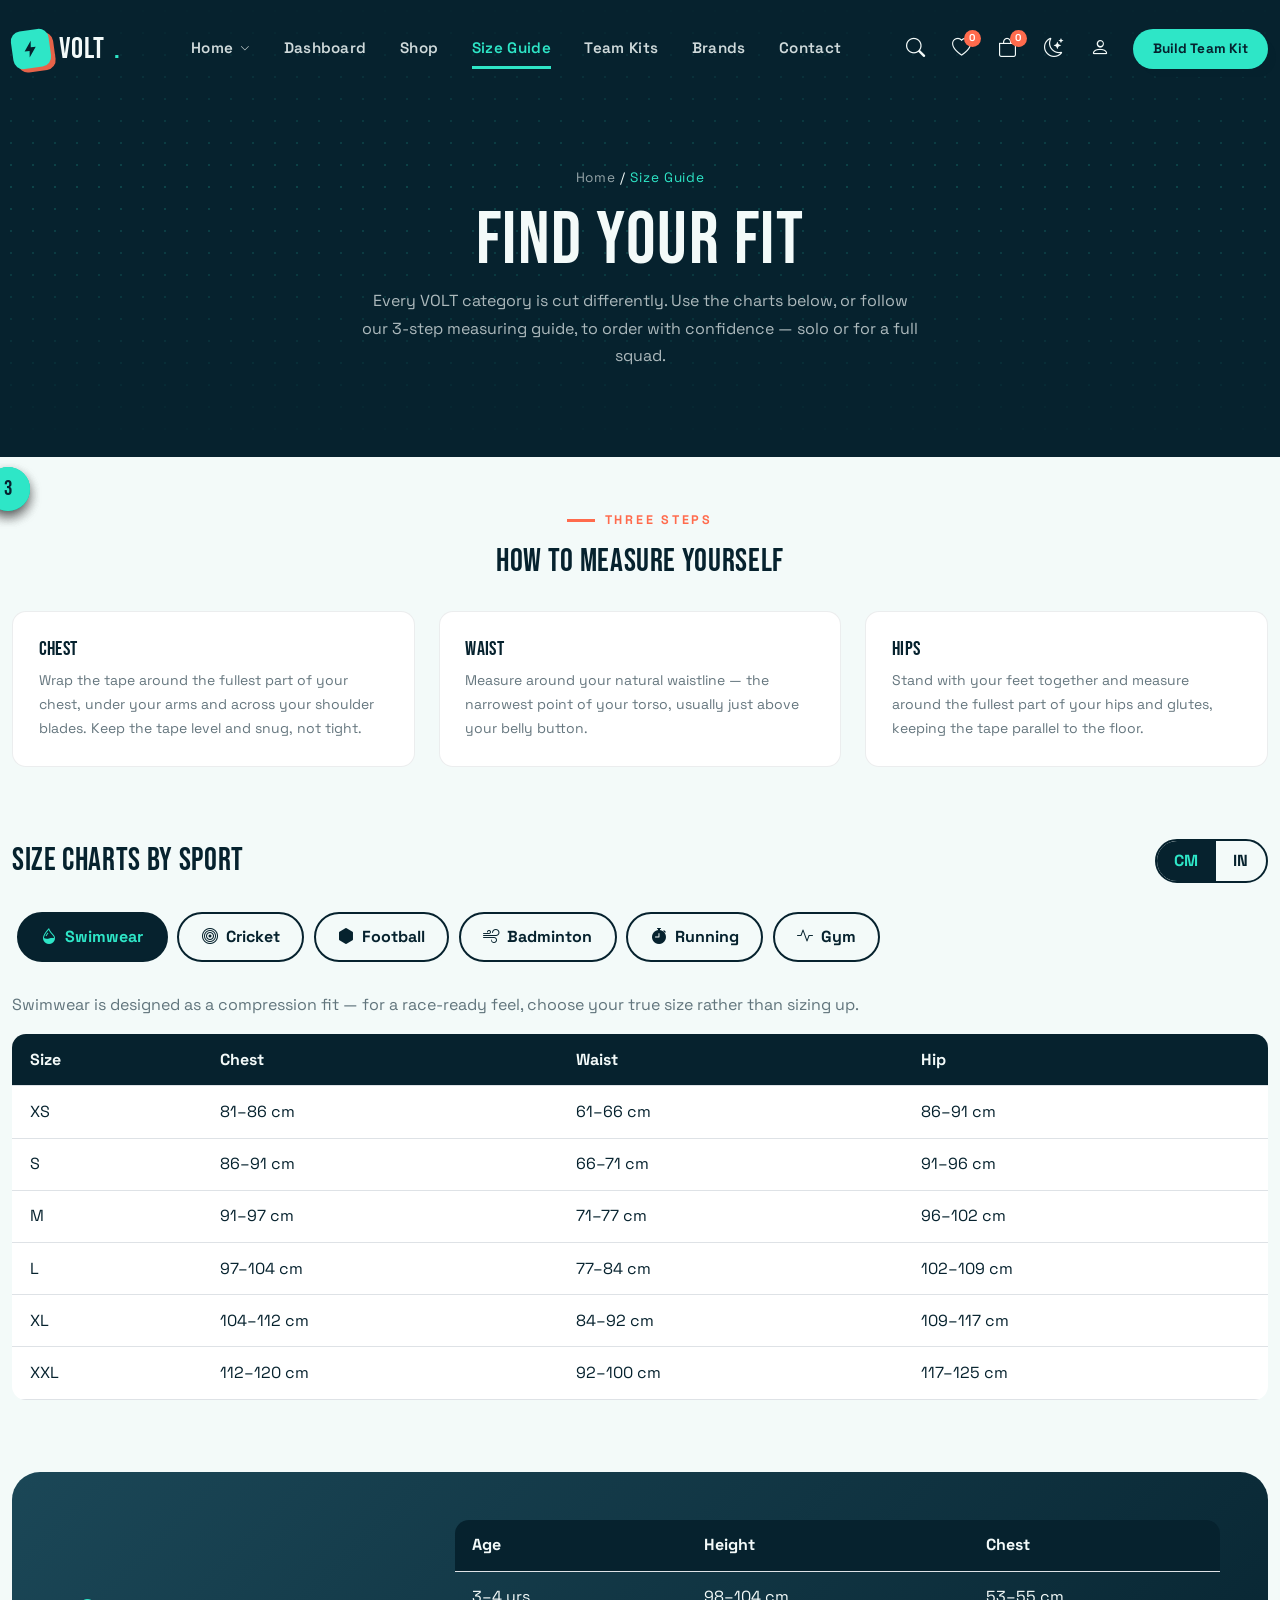
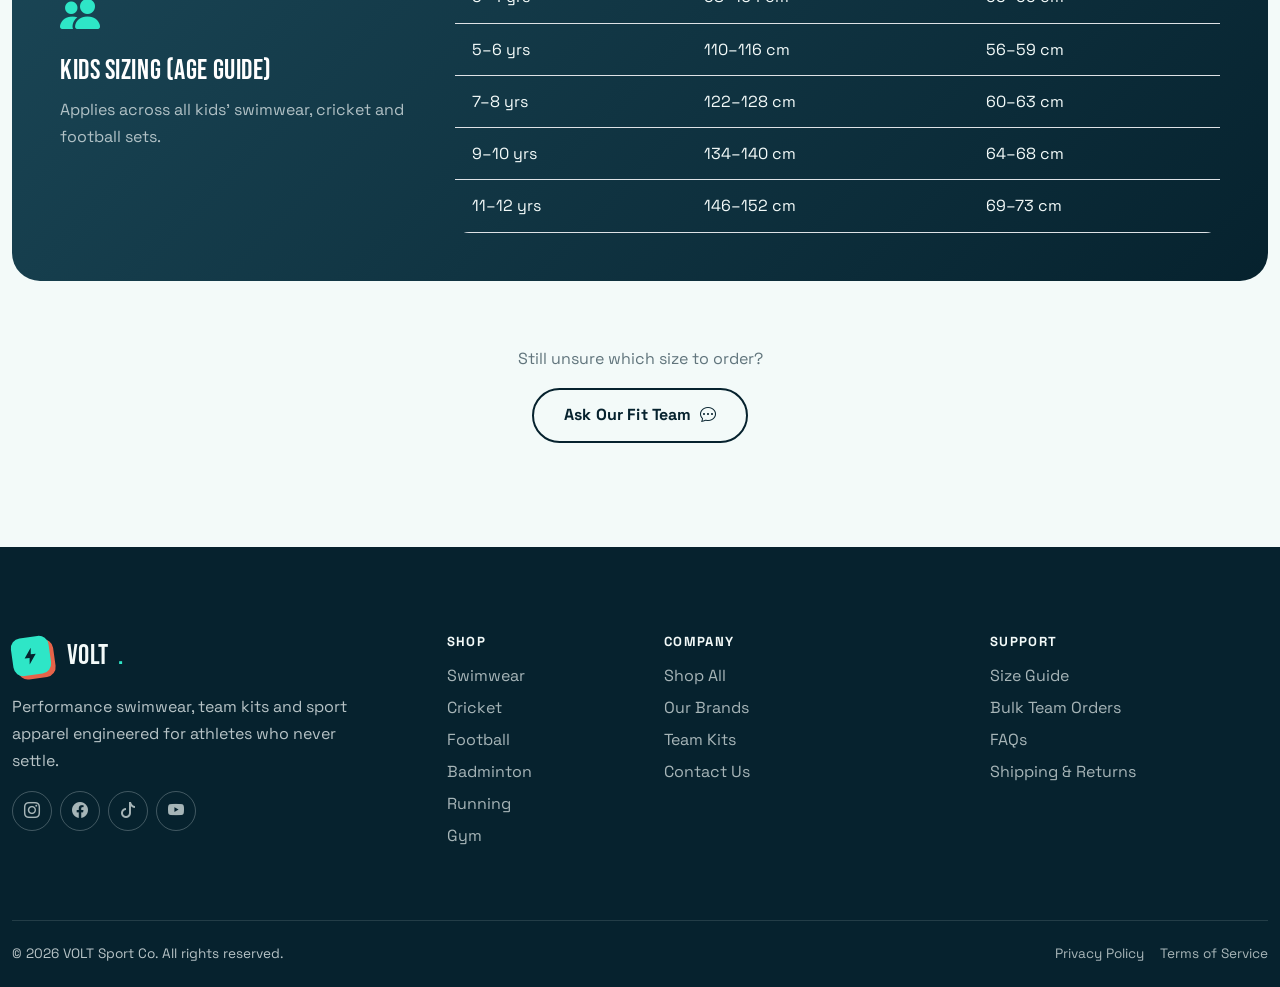
<file: velocity-sport/size-guide.html>
<!DOCTYPE html>
<html lang="en">
<head>
<script>(function(){try{var t=localStorage.getItem('volt_theme');if(t==='dark'||t==='light'){document.documentElement.setAttribute('data-theme',t);}else if(window.matchMedia&&window.matchMedia('(prefers-color-scheme: dark)').matches){document.documentElement.setAttribute('data-theme','dark');}}catch(e){}})();</script>
<meta charset="UTF-8">
<meta name="viewport" content="width=device-width, initial-scale=1.0">
<title>Size Guide | VOLT Sport Co.</title>
<meta name="description" content="Find your perfect fit across swimwear, cricket, football, badminton, running and gym apparel with VOLT Sport Co.'s detailed size charts and measuring guide.">
<meta name="theme-color" content="#06222E">
<link rel="icon" href="data:image/svg+xml,<svg xmlns=%22http://www.w3.org/2000/svg%22 viewBox=%220 0 24 24%22><rect width=%2224%22 height=%2224%22 rx=%226%22 fill=%22%232EE6C7%22/><path d=%22M13 2L4 14h6l-1 8 9-12h-6l1-8z%22 fill=%22%2306222E%22/></svg>">
<link rel="preconnect" href="https://fonts.googleapis.com">
<link rel="preconnect" href="https://fonts.gstatic.com" crossorigin>
<link href="https://fonts.googleapis.com/css2?family=Bebas+Neue&family=Space+Grotesk:wght@400;500;600;700&display=swap" rel="stylesheet">
<link href="https://cdn.jsdelivr.net/npm/bootstrap@5.3.3/dist/css/bootstrap.min.css" rel="stylesheet">
<link href="https://cdn.jsdelivr.net/npm/bootstrap-icons@1.11.3/font/bootstrap-icons.css" rel="stylesheet">
<link href="https://unpkg.com/aos@2.3.4/dist/aos.css" rel="stylesheet">
<link href="assets/css/style.css" rel="stylesheet">
</head>
<body>

<nav id="mainNav" class="navbar navbar-expand-lg">
  <div class="container container-xl">
    <a class="navbar-brand" href="index.html">
      <span class="brand-mark"><svg viewBox="0 0 24 24" fill="none" xmlns="http://www.w3.org/2000/svg"><path d="M13 2L4 14h6l-1 8 9-12h-6l1-8z" fill="#06222E"/></svg></span>
      VOLT<span style="color:var(--volt);">.</span>
    </a>
    <ul class="navbar-nav nav-links d-none d-lg-flex flex-row mb-0 mx-auto">
        <li class="nav-item dropdown home-dropdown">
          <a class="nav-link dropdown-toggle" href="index.html" id="homeNavDropdown" role="button" data-bs-toggle="dropdown" aria-expanded="false">Home<i class="bi bi-chevron-down home-caret"></i></a>
          <ul class="dropdown-menu" aria-labelledby="homeNavDropdown">
            <li><a class="dropdown-item" href="index.html">Home 1</a></li>
            <li><a class="dropdown-item" href="home2.html">Home 2</a></li>
          </ul>
        </li>
        <li class="nav-item"><a class="nav-link" href="dashboard.html">Dashboard</a></li>
        <li class="nav-item"><a class="nav-link" href="shop.html">Shop</a></li>
        <li class="nav-item"><a class="nav-link active" href="size-guide.html">Size Guide</a></li>
        <li class="nav-item"><a class="nav-link" href="team-kit-customization.html">Team Kits</a></li>
        <li class="nav-item"><a class="nav-link" href="brands.html">Brands</a></li>
        <li class="nav-item"><a class="nav-link" href="contact.html">Contact</a></li>
      </ul>
    <div class="nav-actions d-flex align-items-center gap-1">
      <button type="button" class="icon-btn" aria-label="Search" data-search-toggle><i class="bi bi-search"></i></button>
        <a href="wishlist.html" class="icon-btn position-relative" aria-label="Wishlist"><i class="bi bi-heart"></i><span class="cart-count" data-wishlist-count>0</span></a>
        <a href="cart.html" class="icon-btn position-relative" aria-label="Cart"><i class="bi bi-bag"></i><span class="cart-count" data-cart-count>0</span></a>
        <button type="button" class="icon-btn" aria-label="Toggle dark mode" data-theme-toggle><i class="bi bi-moon-stars" data-theme-icon></i></button>
        <a href="auth.html" class="icon-btn d-none d-lg-inline-flex" aria-label="Sign In / Sign Up"><i class="bi bi-person"></i></a>
        <a href="team-kit-customization.html" class="btn btn-volt btn-sm-pill ms-2 d-none d-lg-inline-flex">Build Team Kit</a>
      <button class="btn-icon-circle btn-icon-circle-sm d-lg-none ms-1" type="button" data-bs-toggle="offcanvas" data-bs-target="#mobileNav" aria-controls="mobileNav" aria-label="Open menu">
        <i class="bi bi-list fs-5"></i>
      </button>
    </div>
  </div>
</nav>

<div class="offcanvas offcanvas-end offcanvas-sport" tabindex="-1" id="mobileNav">
  <div class="offcanvas-header">
    <span class="fw-display fs-3" style="color:var(--volt)">VOLT.</span>
    <button type="button" class="btn-close btn-close-white" data-bs-dismiss="offcanvas" aria-label="Close"></button>
  </div>
  <div class="offcanvas-body d-flex flex-column">
    <ul class="navbar-nav flex-grow-1">
      <li><a class="nav-link" href="index.html">Home 1</a></li>
      <li><a class="nav-link" href="home2.html">Home 2</a></li>
      <li><a class="nav-link" href="dashboard.html">Dashboard</a></li>
      <li><a class="nav-link" href="shop.html">Shop</a></li>
      <li><a class="nav-link" href="size-guide.html">Size Guide</a></li>
      <li><a class="nav-link" href="team-kit-customization.html">Team Kits</a></li>
      <li><a class="nav-link" href="brands.html">Brands</a></li>
      <li><a class="nav-link" href="contact.html">Contact</a></li>
      <li><hr class="offcanvas-divider"></li>
      <li><a class="nav-link" href="auth.html">Sign In / Sign Up</a></li>
    </ul>
    <a href="team-kit-customization.html" class="btn btn-volt w-100 mt-4">Build Team Kit</a>
  </div>
</div>

<div class="search-overlay" id="searchOverlay">
  <button type="button" class="search-close" data-search-close aria-label="Close search"><i class="bi bi-x-lg"></i></button>
  <form>
    <input type="search" data-search-input placeholder="Search products…" aria-label="Search products" autocomplete="off">
  </form>
  <div class="search-tags">
    <a href="#" data-search-tag="swimwear">Swimwear</a>
    <a href="#" data-search-tag="cricket">Cricket</a>
    <a href="#" data-search-tag="football">Football</a>
    <a href="#" data-search-tag="badminton">Badminton</a>
    <a href="#" data-search-tag="running">Running</a>
    <a href="#" data-search-tag="gym">Gym</a>
  </div>
</div>

<header class="page-header">
  <div class="container container-xl position-relative">
    <nav class="breadcrumb-sport mb-3"><a href="index.html">Home</a> / <span class="current">Size Guide</span></nav>
    <h1 class="mb-2">Find Your Fit</h1>
    <p style="color:rgba(243,250,249,.7); max-width:560px;">Every VOLT category is cut differently. Use the charts below, or follow our 3-step measuring guide, to order with confidence — solo or for a full squad.</p>
  </div>
</header>

<main class="section-pad pt-5">
  <div class="container container-xl">

    <!-- HOW TO MEASURE -->
    <div class="row g-4 mb-5 pb-4" data-aos="fade-up">
      <div class="col-12 text-center">
        <span class="eyebrow justify-content-center">Three steps</span>
        <h2 class="mt-3">How To Measure Yourself</h2>
      </div>
      <div class="col-md-4">
        <div class="measure-step">
          <div class="step-num">1</div>
          <h3 class="h5">Chest</h3>
          <p class="text-secondary small mb-0">Wrap the tape around the fullest part of your chest, under your arms and across your shoulder blades. Keep the tape level and snug, not tight.</p>
        </div>
      </div>
      <div class="col-md-4">
        <div class="measure-step">
          <div class="step-num">2</div>
          <h3 class="h5">Waist</h3>
          <p class="text-secondary small mb-0">Measure around your natural waistline — the narrowest point of your torso, usually just above your belly button.</p>
        </div>
      </div>
      <div class="col-md-4">
        <div class="measure-step">
          <div class="step-num">3</div>
          <h3 class="h5">Hips</h3>
          <p class="text-secondary small mb-0">Stand with your feet together and measure around the fullest part of your hips and glutes, keeping the tape parallel to the floor.</p>
        </div>
      </div>
    </div>

    <!-- SIZE CHARTS -->
    <div class="d-flex flex-wrap justify-content-between align-items-center gap-3 mb-4" data-aos="fade-up">
      <h2 class="mb-0">Size Charts By Sport</h2>
      <div class="unit-toggle" data-unit-toggle>
        <button class="active" data-unit="cm">CM</button>
        <button data-unit="in">IN</button>
      </div>
    </div>

    <ul class="nav size-tabs mb-4" id="sizeTabs" role="tablist" data-aos="fade-up">
      <li class="nav-item"><button class="nav-link active" data-bs-toggle="tab" data-bs-target="#sz-swim" type="button"><i class="bi bi-droplet-half me-1"></i> Swimwear</button></li>
      <li class="nav-item"><button class="nav-link" data-bs-toggle="tab" data-bs-target="#sz-cricket" type="button"><i class="bi bi-bullseye me-1"></i> Cricket</button></li>
      <li class="nav-item"><button class="nav-link" data-bs-toggle="tab" data-bs-target="#sz-football" type="button"><i class="bi bi-hexagon-fill me-1"></i> Football</button></li>
      <li class="nav-item"><button class="nav-link" data-bs-toggle="tab" data-bs-target="#sz-badminton" type="button"><i class="bi bi-wind me-1"></i> Badminton</button></li>
      <li class="nav-item"><button class="nav-link" data-bs-toggle="tab" data-bs-target="#sz-running" type="button"><i class="bi bi-stopwatch-fill me-1"></i> Running</button></li>
      <li class="nav-item"><button class="nav-link" data-bs-toggle="tab" data-bs-target="#sz-gym" type="button"><i class="bi bi-activity me-1"></i> Gym</button></li>
    </ul>

    <div class="tab-content mb-5 pb-4" data-aos="fade-up">
      <div class="tab-pane fade show active" id="sz-swim">
        <p class="text-secondary mb-3">Swimwear is designed as a compression fit — for a race-ready feel, choose your true size rather than sizing up.</p>
        <div class="table-responsive"><table class="table table-sport mb-0">
          <thead><tr><th>Size</th><th>Chest</th><th>Waist</th><th>Hip</th></tr></thead>
          <tbody>
            <tr><td>XS</td><td data-cm="81–86 cm" data-in="32–34 in">81–86 cm</td><td data-cm="61–66 cm" data-in="24–26 in">61–66 cm</td><td data-cm="86–91 cm" data-in="34–36 in">86–91 cm</td></tr>
            <tr><td>S</td><td data-cm="86–91 cm" data-in="34–36 in">86–91 cm</td><td data-cm="66–71 cm" data-in="26–28 in">66–71 cm</td><td data-cm="91–96 cm" data-in="36–38 in">91–96 cm</td></tr>
            <tr><td>M</td><td data-cm="91–97 cm" data-in="36–38 in">91–97 cm</td><td data-cm="71–77 cm" data-in="28–30 in">71–77 cm</td><td data-cm="96–102 cm" data-in="38–40 in">96–102 cm</td></tr>
            <tr><td>L</td><td data-cm="97–104 cm" data-in="38–41 in">97–104 cm</td><td data-cm="77–84 cm" data-in="30–33 in">77–84 cm</td><td data-cm="102–109 cm" data-in="40–43 in">102–109 cm</td></tr>
            <tr><td>XL</td><td data-cm="104–112 cm" data-in="41–44 in">104–112 cm</td><td data-cm="84–92 cm" data-in="33–36 in">84–92 cm</td><td data-cm="109–117 cm" data-in="43–46 in">109–117 cm</td></tr>
            <tr><td>XXL</td><td data-cm="112–120 cm" data-in="44–47 in">112–120 cm</td><td data-cm="92–100 cm" data-in="36–39 in">92–100 cm</td><td data-cm="117–125 cm" data-in="46–49 in">117–125 cm</td></tr>
          </tbody>
        </table></div>
      </div>
      <div class="tab-pane fade" id="sz-cricket">
        <p class="text-secondary mb-3">Cricket whites and coloured kits are cut with a relaxed, freedom-of-movement fit. If between sizes, size up for layering.</p>
        <div class="table-responsive"><table class="table table-sport mb-0">
          <thead><tr><th>Size</th><th>Chest</th><th>Waist</th><th>Hip</th></tr></thead>
          <tbody>
            <tr><td>XS</td><td data-cm="84–89 cm" data-in="33–35 in">84–89 cm</td><td data-cm="64–69 cm" data-in="25–27 in">64–69 cm</td><td data-cm="89–94 cm" data-in="35–37 in">89–94 cm</td></tr>
            <tr><td>S</td><td data-cm="89–94 cm" data-in="35–37 in">89–94 cm</td><td data-cm="69–74 cm" data-in="27–29 in">69–74 cm</td><td data-cm="94–99 cm" data-in="37–39 in">94–99 cm</td></tr>
            <tr><td>M</td><td data-cm="94–100 cm" data-in="37–39 in">94–100 cm</td><td data-cm="74–80 cm" data-in="29–31 in">74–80 cm</td><td data-cm="99–105 cm" data-in="39–41 in">99–105 cm</td></tr>
            <tr><td>L</td><td data-cm="100–107 cm" data-in="39–42 in">100–107 cm</td><td data-cm="80–87 cm" data-in="31–34 in">80–87 cm</td><td data-cm="105–112 cm" data-in="41–44 in">105–112 cm</td></tr>
            <tr><td>XL</td><td data-cm="107–115 cm" data-in="42–45 in">107–115 cm</td><td data-cm="87–95 cm" data-in="34–37 in">87–95 cm</td><td data-cm="112–120 cm" data-in="44–47 in">112–120 cm</td></tr>
            <tr><td>XXL</td><td data-cm="115–123 cm" data-in="45–48 in">115–123 cm</td><td data-cm="95–103 cm" data-in="37–41 in">95–103 cm</td><td data-cm="120–128 cm" data-in="47–50 in">120–128 cm</td></tr>
          </tbody>
        </table></div>
      </div>
      <div class="tab-pane fade" id="sz-football">
        <p class="text-secondary mb-3">Match jerseys run true to size with a slim athletic cut; training kits are slightly roomier.</p>
        <div class="table-responsive"><table class="table table-sport mb-0">
          <thead><tr><th>Size</th><th>Chest</th><th>Waist</th><th>Hip</th></tr></thead>
          <tbody>
            <tr><td>XS</td><td data-cm="82–87 cm" data-in="32–34 in">82–87 cm</td><td data-cm="62–67 cm" data-in="24–26 in">62–67 cm</td><td data-cm="87–92 cm" data-in="34–36 in">87–92 cm</td></tr>
            <tr><td>S</td><td data-cm="87–92 cm" data-in="34–36 in">87–92 cm</td><td data-cm="67–72 cm" data-in="26–28 in">67–72 cm</td><td data-cm="92–97 cm" data-in="36–38 in">92–97 cm</td></tr>
            <tr><td>M</td><td data-cm="92–98 cm" data-in="36–39 in">92–98 cm</td><td data-cm="72–78 cm" data-in="28–31 in">72–78 cm</td><td data-cm="97–103 cm" data-in="38–41 in">97–103 cm</td></tr>
            <tr><td>L</td><td data-cm="98–105 cm" data-in="39–41 in">98–105 cm</td><td data-cm="78–85 cm" data-in="31–33 in">78–85 cm</td><td data-cm="103–110 cm" data-in="41–43 in">103–110 cm</td></tr>
            <tr><td>XL</td><td data-cm="105–113 cm" data-in="41–44 in">105–113 cm</td><td data-cm="85–93 cm" data-in="33–37 in">85–93 cm</td><td data-cm="110–118 cm" data-in="43–46 in">110–118 cm</td></tr>
            <tr><td>XXL</td><td data-cm="113–121 cm" data-in="44–48 in">113–121 cm</td><td data-cm="93–101 cm" data-in="37–40 in">93–101 cm</td><td data-cm="118–126 cm" data-in="46–50 in">118–126 cm</td></tr>
          </tbody>
        </table></div>
      </div>
      <div class="tab-pane fade" id="sz-badminton">
        <p class="text-secondary mb-3">Badminton apparel is lightweight and slim-fitting for maximum court agility.</p>
        <div class="table-responsive"><table class="table table-sport mb-0">
          <thead><tr><th>Size</th><th>Chest</th><th>Waist</th><th>Hip</th></tr></thead>
          <tbody>
            <tr><td>XS</td><td data-cm="80–85 cm" data-in="31–33 in">80–85 cm</td><td data-cm="60–65 cm" data-in="24–26 in">60–65 cm</td><td data-cm="85–90 cm" data-in="33–35 in">85–90 cm</td></tr>
            <tr><td>S</td><td data-cm="85–90 cm" data-in="33–35 in">85–90 cm</td><td data-cm="65–70 cm" data-in="26–28 in">65–70 cm</td><td data-cm="90–95 cm" data-in="35–37 in">90–95 cm</td></tr>
            <tr><td>M</td><td data-cm="90–96 cm" data-in="35–38 in">90–96 cm</td><td data-cm="70–76 cm" data-in="28–30 in">70–76 cm</td><td data-cm="95–101 cm" data-in="37–40 in">95–101 cm</td></tr>
            <tr><td>L</td><td data-cm="96–103 cm" data-in="38–41 in">96–103 cm</td><td data-cm="76–83 cm" data-in="30–33 in">76–83 cm</td><td data-cm="101–108 cm" data-in="40–42 in">101–108 cm</td></tr>
            <tr><td>XL</td><td data-cm="103–111 cm" data-in="41–44 in">103–111 cm</td><td data-cm="83–91 cm" data-in="33–36 in">83–91 cm</td><td data-cm="108–116 cm" data-in="42–46 in">108–116 cm</td></tr>
            <tr><td>XXL</td><td data-cm="111–119 cm" data-in="44–47 in">111–119 cm</td><td data-cm="91–99 cm" data-in="36–39 in">91–99 cm</td><td data-cm="116–124 cm" data-in="46–49 in">116–124 cm</td></tr>
          </tbody>
        </table></div>
      </div>
      <div class="tab-pane fade" id="sz-running">
        <p class="text-secondary mb-3">Running tights and tanks use a compression fit — choose your true size for the best support.</p>
        <div class="table-responsive"><table class="table table-sport mb-0">
          <thead><tr><th>Size</th><th>Chest</th><th>Waist</th><th>Hip</th></tr></thead>
          <tbody>
            <tr><td>XS</td><td data-cm="81–86 cm" data-in="32–34 in">81–86 cm</td><td data-cm="61–66 cm" data-in="24–26 in">61–66 cm</td><td data-cm="86–91 cm" data-in="34–36 in">86–91 cm</td></tr>
            <tr><td>S</td><td data-cm="86–91 cm" data-in="34–36 in">86–91 cm</td><td data-cm="66–71 cm" data-in="26–28 in">66–71 cm</td><td data-cm="91–96 cm" data-in="36–38 in">91–96 cm</td></tr>
            <tr><td>M</td><td data-cm="91–97 cm" data-in="36–38 in">91–97 cm</td><td data-cm="71–77 cm" data-in="28–30 in">71–77 cm</td><td data-cm="96–102 cm" data-in="38–40 in">96–102 cm</td></tr>
            <tr><td>L</td><td data-cm="97–104 cm" data-in="38–41 in">97–104 cm</td><td data-cm="77–84 cm" data-in="30–33 in">77–84 cm</td><td data-cm="102–109 cm" data-in="40–43 in">102–109 cm</td></tr>
            <tr><td>XL</td><td data-cm="104–112 cm" data-in="41–44 in">104–112 cm</td><td data-cm="84–92 cm" data-in="33–36 in">84–92 cm</td><td data-cm="109–117 cm" data-in="43–46 in">109–117 cm</td></tr>
            <tr><td>XXL</td><td data-cm="112–120 cm" data-in="44–47 in">112–120 cm</td><td data-cm="92–100 cm" data-in="36–39 in">92–100 cm</td><td data-cm="117–125 cm" data-in="46–49 in">117–125 cm</td></tr>
          </tbody>
        </table></div>
      </div>
      <div class="tab-pane fade" id="sz-gym">
        <p class="text-secondary mb-3">Gym leggings and tees are cut for a snug, four-way stretch training fit.</p>
        <div class="table-responsive"><table class="table table-sport mb-0">
          <thead><tr><th>Size</th><th>Chest</th><th>Waist</th><th>Hip</th></tr></thead>
          <tbody>
            <tr><td>XS</td><td data-cm="80–85 cm" data-in="31–33 in">80–85 cm</td><td data-cm="60–65 cm" data-in="24–26 in">60–65 cm</td><td data-cm="85–90 cm" data-in="33–35 in">85–90 cm</td></tr>
            <tr><td>S</td><td data-cm="85–90 cm" data-in="33–35 in">85–90 cm</td><td data-cm="65–70 cm" data-in="26–28 in">65–70 cm</td><td data-cm="90–95 cm" data-in="35–37 in">90–95 cm</td></tr>
            <tr><td>M</td><td data-cm="90–96 cm" data-in="35–38 in">90–96 cm</td><td data-cm="70–76 cm" data-in="28–30 in">70–76 cm</td><td data-cm="95–101 cm" data-in="37–40 in">95–101 cm</td></tr>
            <tr><td>L</td><td data-cm="96–103 cm" data-in="38–41 in">96–103 cm</td><td data-cm="76–83 cm" data-in="30–33 in">76–83 cm</td><td data-cm="101–108 cm" data-in="40–42 in">101–108 cm</td></tr>
            <tr><td>XL</td><td data-cm="103–111 cm" data-in="41–44 in">103–111 cm</td><td data-cm="83–91 cm" data-in="33–36 in">83–91 cm</td><td data-cm="108–116 cm" data-in="42–46 in">108–116 cm</td></tr>
            <tr><td>XXL</td><td data-cm="111–119 cm" data-in="44–47 in">111–119 cm</td><td data-cm="91–99 cm" data-in="36–39 in">91–99 cm</td><td data-cm="116–124 cm" data-in="46–49 in">116–124 cm</td></tr>
          </tbody>
        </table></div>
      </div>
    </div>

    <!-- KIDS SIZING -->
    <div class="rounded-lg p-4 p-lg-5 grad-ink" data-aos="fade-up">
      <div class="row g-4 align-items-center">
        <div class="col-lg-4">
          <i class="bi bi-people-fill fs-1 mb-2 d-block" style="color:var(--volt)"></i>
          <h2 class="h3 text-white">Kids Sizing (Age Guide)</h2>
          <p style="color:rgba(243,250,249,.7);">Applies across all kids' swimwear, cricket and football sets.</p>
        </div>
        <div class="col-lg-8">
          <div class="table-responsive"><table class="table table-sport table-sport-inverse mb-0">
            <thead><tr><th>Age</th><th>Height</th><th>Chest</th></tr></thead>
            <tbody>
              <tr><td>3–4 yrs</td><td data-cm="98–104 cm" data-in="39–41 in">98–104 cm</td><td data-cm="53–55 cm" data-in="21–22 in">53–55 cm</td></tr>
              <tr><td>5–6 yrs</td><td data-cm="110–116 cm" data-in="43–46 in">110–116 cm</td><td data-cm="56–59 cm" data-in="22–23 in">56–59 cm</td></tr>
              <tr><td>7–8 yrs</td><td data-cm="122–128 cm" data-in="48–50 in">122–128 cm</td><td data-cm="60–63 cm" data-in="24–25 in">60–63 cm</td></tr>
              <tr><td>9–10 yrs</td><td data-cm="134–140 cm" data-in="53–55 in">134–140 cm</td><td data-cm="64–68 cm" data-in="25–27 in">64–68 cm</td></tr>
              <tr><td>11–12 yrs</td><td data-cm="146–152 cm" data-in="57–60 in">146–152 cm</td><td data-cm="69–73 cm" data-in="27–29 in">69–73 cm</td></tr>
            </tbody>
          </table></div>
        </div>
      </div>
    </div>

    <div class="text-center mt-5 pt-3" data-aos="fade-up">
      <p class="text-secondary mb-3">Still unsure which size to order?</p>
      <a href="contact.html" class="btn btn-outline-ink">Ask Our Fit Team <i class="bi bi-chat-dots ms-1"></i></a>
    </div>
  </div>
</main>

<footer class="site-footer">
  <div class="container container-xl">
    <div class="row g-5">
      <div class="col-lg-4">
        <a href="index.html" class="navbar-brand mb-3 d-inline-flex fw-display fs-3" style="color:var(--paper);">
          <span class="brand-mark me-2"><svg viewBox="0 0 24 24" fill="none" xmlns="http://www.w3.org/2000/svg"><path d="M13 2L4 14h6l-1 8 9-12h-6l1-8z" fill="#06222E"/></svg></span>
          VOLT<span style="color:var(--volt);">.</span>
        </a>
        <p class="pe-lg-5">Performance swimwear, team kits and sport apparel engineered for athletes who never settle.</p>
        <div class="d-flex gap-2 mt-3">
          <a href="https://www.instagram.com/" target="_blank" rel="noopener" class="footer-social" aria-label="Instagram"><i class="bi bi-instagram"></i></a>
          <a href="https://www.facebook.com/" target="_blank" rel="noopener" class="footer-social" aria-label="Facebook"><i class="bi bi-facebook"></i></a>
          <a href="https://www.tiktok.com/" target="_blank" rel="noopener" class="footer-social" aria-label="TikTok"><i class="bi bi-tiktok"></i></a>
          <a href="https://www.youtube.com/" target="_blank" rel="noopener" class="footer-social" aria-label="YouTube"><i class="bi bi-youtube"></i></a>
        </div>
      </div>
      <div class="col-lg-2 col-6">
        <h6 class="mb-3">Shop</h6>
        <ul class="list-unstyled d-flex flex-column gap-2">
          <li><a href="shop.html">Swimwear</a></li>
          <li><a href="shop.html">Cricket</a></li>
          <li><a href="shop.html">Football</a></li>
          <li><a href="shop.html">Badminton</a></li>
          <li><a href="shop.html">Running</a></li>
          <li><a href="shop.html">Gym</a></li>
        </ul>
      </div>
      <div class="col-lg-3 col-6">
        <h6 class="mb-3">Company</h6>
        <ul class="list-unstyled d-flex flex-column gap-2">
          <li><a href="shop.html">Shop All</a></li>
          <li><a href="brands.html">Our Brands</a></li>
          <li><a href="team-kit-customization.html">Team Kits</a></li>
          <li><a href="contact.html">Contact Us</a></li>
        </ul>
      </div>
      <div class="col-lg-3">
        <h6 class="mb-3">Support</h6>
        <ul class="list-unstyled d-flex flex-column gap-2">
          <li><a href="size-guide.html">Size Guide</a></li>
          <li><a href="contact.html">Bulk Team Orders</a></li>
          <li><a href="contact.html#faq">FAQs</a></li>
          <li><a href="contact.html">Shipping &amp; Returns</a></li>
        </ul>
      </div>
    </div>
    <div class="footer-bottom d-flex flex-wrap justify-content-between align-items-center gap-2">
      <span>&copy; <span data-year></span> VOLT Sport Co. All rights reserved.</span>
      <div class="d-flex gap-3">
        <a href="#">Privacy Policy</a><a href="#">Terms of Service</a>
      </div>
    </div>
  </div>
</footer>
<button class="back-to-top" aria-label="Back to top"><i class="bi bi-arrow-up"></i></button>

<script src="https://cdn.jsdelivr.net/npm/bootstrap@5.3.3/dist/js/bootstrap.bundle.min.js"></script>
<script src="https://unpkg.com/aos@2.3.4/dist/aos.js"></script>
<script src="assets/js/store.js"></script>
<script src="assets/js/main.js"></script>
</body>
</html>
</file>
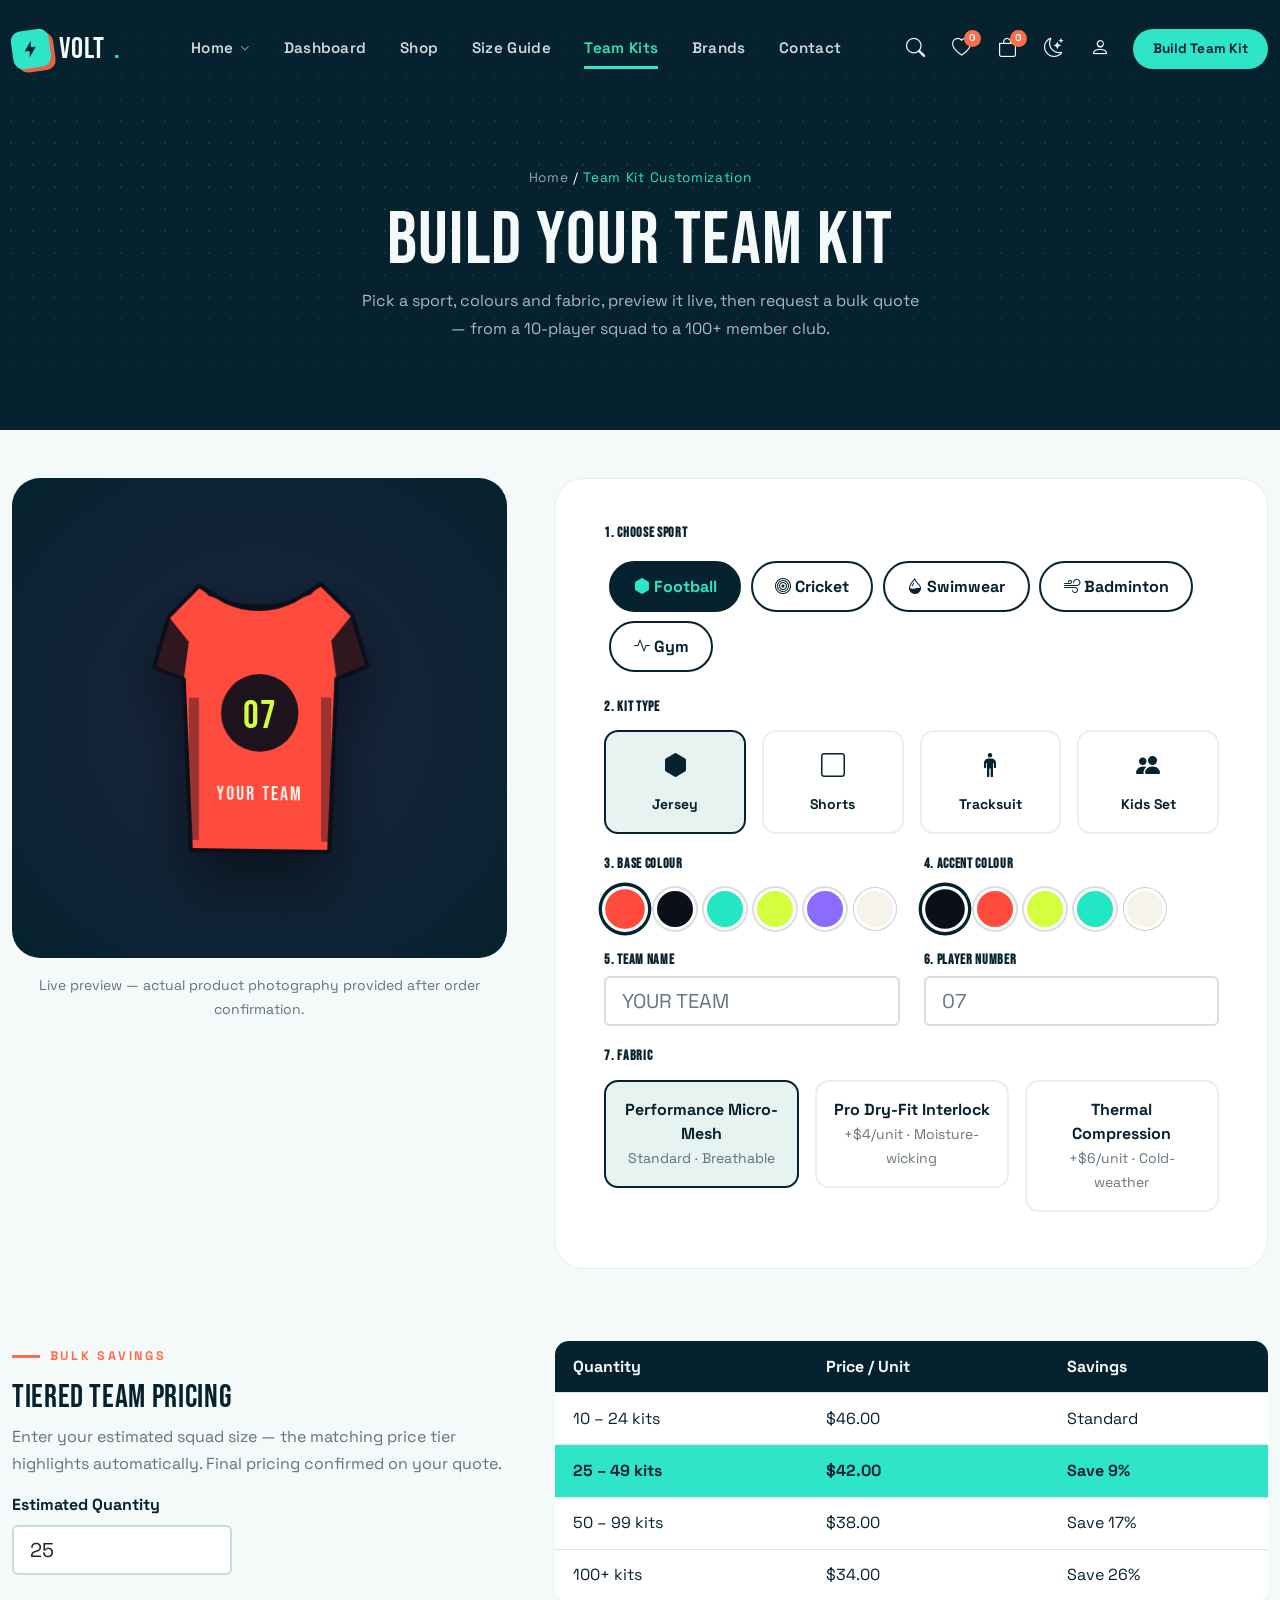
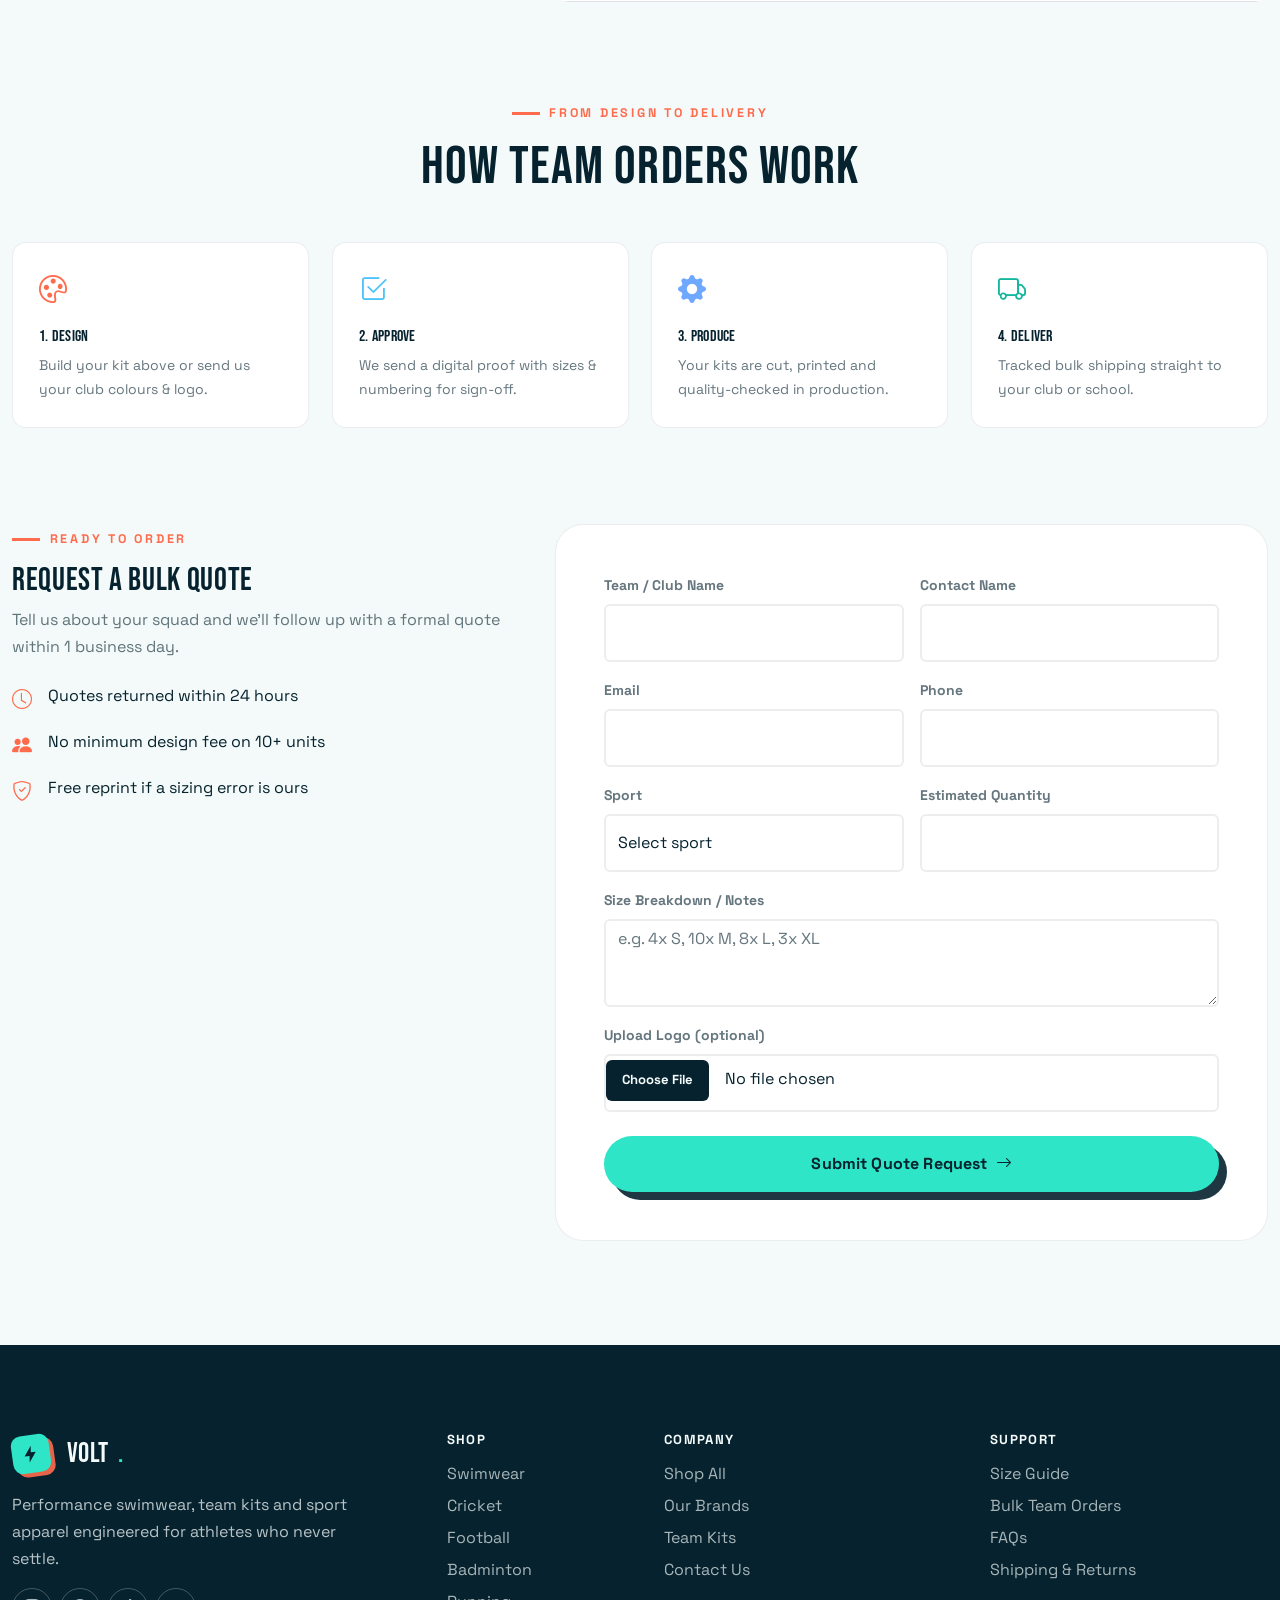
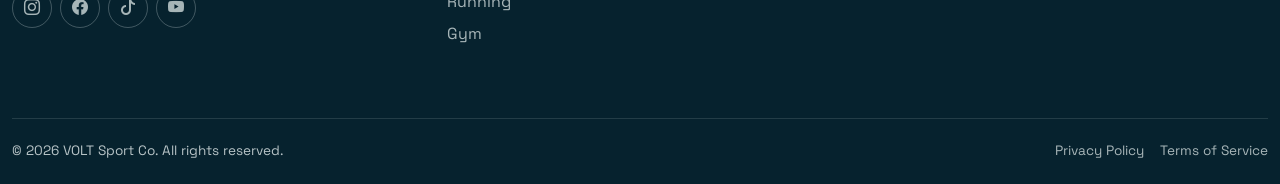
<file: velocity-sport/team-kit-customization.html>
<!DOCTYPE html>
<html lang="en">
<head>
<script>(function(){try{var t=localStorage.getItem('volt_theme');if(t==='dark'||t==='light'){document.documentElement.setAttribute('data-theme',t);}else if(window.matchMedia&&window.matchMedia('(prefers-color-scheme: dark)').matches){document.documentElement.setAttribute('data-theme','dark');}}catch(e){}})();</script>
<meta charset="UTF-8">
<meta name="viewport" content="width=device-width, initial-scale=1.0">
<title>Team Kit Customization &amp; Bulk Orders | VOLT Sport Co.</title>
<meta name="description" content="Design custom team kits for cricket, football, swimming and more. Live 3D preview, player names & numbers, and tiered bulk pricing from 10 to 100+ units.">
<meta name="theme-color" content="#06222E">
<link rel="icon" href="data:image/svg+xml,<svg xmlns=%22http://www.w3.org/2000/svg%22 viewBox=%220 0 24 24%22><rect width=%2224%22 height=%2224%22 rx=%226%22 fill=%22%232EE6C7%22/><path d=%22M13 2L4 14h6l-1 8 9-12h-6l1-8z%22 fill=%22%2306222E%22/></svg>">
<link rel="preconnect" href="https://fonts.googleapis.com">
<link rel="preconnect" href="https://fonts.gstatic.com" crossorigin>
<link href="https://fonts.googleapis.com/css2?family=Bebas+Neue&family=Space+Grotesk:wght@400;500;600;700&display=swap" rel="stylesheet">
<link href="https://cdn.jsdelivr.net/npm/bootstrap@5.3.3/dist/css/bootstrap.min.css" rel="stylesheet">
<link href="https://cdn.jsdelivr.net/npm/bootstrap-icons@1.11.3/font/bootstrap-icons.css" rel="stylesheet">
<link href="https://unpkg.com/aos@2.3.4/dist/aos.css" rel="stylesheet">
<link href="assets/css/style.css" rel="stylesheet">
</head>
<body>

<nav id="mainNav" class="navbar navbar-expand-lg">
  <div class="container container-xl">
    <a class="navbar-brand" href="index.html">
      <span class="brand-mark"><svg viewBox="0 0 24 24" fill="none" xmlns="http://www.w3.org/2000/svg"><path d="M13 2L4 14h6l-1 8 9-12h-6l1-8z" fill="#06222E"/></svg></span>
      VOLT<span style="color:var(--volt);">.</span>
    </a>
    <ul class="navbar-nav nav-links d-none d-lg-flex flex-row mb-0 mx-auto">
        <li class="nav-item dropdown home-dropdown">
          <a class="nav-link dropdown-toggle" href="index.html" id="homeNavDropdown" role="button" data-bs-toggle="dropdown" aria-expanded="false">Home<i class="bi bi-chevron-down home-caret"></i></a>
          <ul class="dropdown-menu" aria-labelledby="homeNavDropdown">
            <li><a class="dropdown-item" href="index.html">Home 1</a></li>
            <li><a class="dropdown-item" href="home2.html">Home 2</a></li>
          </ul>
        </li>
        <li class="nav-item"><a class="nav-link" href="dashboard.html">Dashboard</a></li>
        <li class="nav-item"><a class="nav-link" href="shop.html">Shop</a></li>
        <li class="nav-item"><a class="nav-link" href="size-guide.html">Size Guide</a></li>
        <li class="nav-item"><a class="nav-link active" href="team-kit-customization.html">Team Kits</a></li>
        <li class="nav-item"><a class="nav-link" href="brands.html">Brands</a></li>
        <li class="nav-item"><a class="nav-link" href="contact.html">Contact</a></li>
      </ul>
    <div class="nav-actions d-flex align-items-center gap-1">
      <button type="button" class="icon-btn" aria-label="Search" data-search-toggle><i class="bi bi-search"></i></button>
        <a href="wishlist.html" class="icon-btn position-relative" aria-label="Wishlist"><i class="bi bi-heart"></i><span class="cart-count" data-wishlist-count>0</span></a>
        <a href="cart.html" class="icon-btn position-relative" aria-label="Cart"><i class="bi bi-bag"></i><span class="cart-count" data-cart-count>0</span></a>
        <button type="button" class="icon-btn" aria-label="Toggle dark mode" data-theme-toggle><i class="bi bi-moon-stars" data-theme-icon></i></button>
        <a href="auth.html" class="icon-btn d-none d-lg-inline-flex" aria-label="Sign In / Sign Up"><i class="bi bi-person"></i></a>
        <a href="team-kit-customization.html" class="btn btn-volt btn-sm-pill ms-2 d-none d-lg-inline-flex">Build Team Kit</a>
      <button class="btn-icon-circle btn-icon-circle-sm d-lg-none ms-1" type="button" data-bs-toggle="offcanvas" data-bs-target="#mobileNav" aria-controls="mobileNav" aria-label="Open menu">
        <i class="bi bi-list fs-5"></i>
      </button>
    </div>
  </div>
</nav>

<div class="offcanvas offcanvas-end offcanvas-sport" tabindex="-1" id="mobileNav">
  <div class="offcanvas-header">
    <span class="fw-display fs-3" style="color:var(--volt)">VOLT.</span>
    <button type="button" class="btn-close btn-close-white" data-bs-dismiss="offcanvas" aria-label="Close"></button>
  </div>
  <div class="offcanvas-body d-flex flex-column">
    <ul class="navbar-nav flex-grow-1">
      <li><a class="nav-link" href="index.html">Home 1</a></li>
      <li><a class="nav-link" href="home2.html">Home 2</a></li>
      <li><a class="nav-link" href="dashboard.html">Dashboard</a></li>
      <li><a class="nav-link" href="shop.html">Shop</a></li>
      <li><a class="nav-link" href="size-guide.html">Size Guide</a></li>
      <li><a class="nav-link" href="team-kit-customization.html">Team Kits</a></li>
      <li><a class="nav-link" href="brands.html">Brands</a></li>
      <li><a class="nav-link" href="contact.html">Contact</a></li>
      <li><hr class="offcanvas-divider"></li>
      <li><a class="nav-link" href="auth.html">Sign In / Sign Up</a></li>
    </ul>
    <a href="team-kit-customization.html" class="btn btn-volt w-100 mt-4">Build Team Kit</a>
  </div>
</div>

<div class="search-overlay" id="searchOverlay">
  <button type="button" class="search-close" data-search-close aria-label="Close search"><i class="bi bi-x-lg"></i></button>
  <form>
    <input type="search" data-search-input placeholder="Search products…" aria-label="Search products" autocomplete="off">
  </form>
  <div class="search-tags">
    <a href="#" data-search-tag="swimwear">Swimwear</a>
    <a href="#" data-search-tag="cricket">Cricket</a>
    <a href="#" data-search-tag="football">Football</a>
    <a href="#" data-search-tag="badminton">Badminton</a>
    <a href="#" data-search-tag="running">Running</a>
    <a href="#" data-search-tag="gym">Gym</a>
  </div>
</div>

<header class="page-header">
  <div class="container container-xl position-relative">
    <nav class="breadcrumb-sport mb-3"><a href="index.html">Home</a> / <span class="current">Team Kit Customization</span></nav>
    <h1 class="mb-2">Build Your Team Kit</h1>
    <p style="color:rgba(243,250,249,.7); max-width:560px;">Pick a sport, colours and fabric, preview it live, then request a bulk quote — from a 10-player squad to a 100+ member club.</p>
  </div>
</header>

<main class="section-pad pt-5">
  <div class="container container-xl">

    <div class="row g-5">
      <!-- LIVE PREVIEW -->
      <div class="col-lg-5">
        <div class="kit-preview-stage" data-kit-stage data-aos="fade-up">
          <svg viewBox="0 0 300 340" xmlns="http://www.w3.org/2000/svg">
            <path data-part="base" d="M90 40 L60 70 L45 120 L75 132 L82 300 L218 300 L225 132 L255 120 L240 70 L210 40 L185 55 Q150 72 115 55 Z" fill="#FF4B3E" stroke="#0B0F1A" stroke-width="4"/>
            <path data-part="accent" d="M90 40 L115 55 Q150 72 185 55 L210 40 L200 50 Q150 68 100 50 Z" fill="#0B0F1A"/>
            <path data-part="accent" d="M60 70 L45 120 L75 132 L80 95 Z" fill="#0B0F1A" opacity="0.85"/>
            <path data-part="accent" d="M240 70 L255 120 L225 132 L220 95 Z" fill="#0B0F1A" opacity="0.85"/>
            <rect data-part="accent" x="80" y="150" width="10" height="140" fill="#0B0F1A" opacity="0.4"/>
            <rect data-part="accent" x="210" y="150" width="10" height="140" fill="#0B0F1A" opacity="0.4"/>
            <circle cx="150" cy="165" r="38" fill="#0B0F1A" opacity="0.92"/>
            <text data-part="number" x="150" y="180" text-anchor="middle" font-family="Bebas Neue" font-size="38" fill="#D4FF3F">07</text>
            <text data-part="teamname" x="150" y="250" text-anchor="middle" font-family="Bebas Neue" font-size="20" letter-spacing="2" fill="#F5F3EA">YOUR TEAM</text>
          </svg>
        </div>
        <p class="text-center small text-secondary mt-3">Live preview — actual product photography provided after order confirmation.</p>
      </div>

      <!-- BUILDER -->
      <div class="col-lg-7">
        <div class="kit-builder p-4 p-lg-5" data-aos="fade-up" data-aos-delay="100">

          <div class="mb-4">
            <h6 class="fw-bold mb-3" style="font-size:.85rem; letter-spacing:.05em; text-transform:uppercase;">1. Choose Sport</h6>
            <ul class="nav size-tabs">
              <li class="nav-item"><button class="nav-link active" type="button"><i class="bi bi-hexagon-fill me-1"></i>Football</button></li>
              <li class="nav-item"><button class="nav-link" type="button"><i class="bi bi-bullseye me-1"></i>Cricket</button></li>
              <li class="nav-item"><button class="nav-link" type="button"><i class="bi bi-droplet-half me-1"></i>Swimwear</button></li>
              <li class="nav-item"><button class="nav-link" type="button"><i class="bi bi-wind me-1"></i>Badminton</button></li>
              <li class="nav-item"><button class="nav-link" type="button"><i class="bi bi-activity me-1"></i>Gym</button></li>
            </ul>
          </div>

          <div class="mb-4">
            <h6 class="fw-bold mb-3" style="font-size:.85rem; letter-spacing:.05em; text-transform:uppercase;">2. Kit Type</h6>
            <div class="row g-3">
              <div class="col-6 col-md-3"><div class="kit-type-card active" data-kit-type="jersey"><i class="bi bi-hexagon-fill fs-4 d-block mb-2"></i><span class="small fw-bold">Jersey</span></div></div>
              <div class="col-6 col-md-3"><div class="kit-type-card" data-kit-type="shorts"><i class="bi bi-square fs-4 d-block mb-2"></i><span class="small fw-bold">Shorts</span></div></div>
              <div class="col-6 col-md-3"><div class="kit-type-card" data-kit-type="tracksuit"><i class="bi bi-person-standing fs-4 d-block mb-2"></i><span class="small fw-bold">Tracksuit</span></div></div>
              <div class="col-6 col-md-3"><div class="kit-type-card" data-kit-type="kidsset"><i class="bi bi-people-fill fs-4 d-block mb-2"></i><span class="small fw-bold">Kids Set</span></div></div>
            </div>
          </div>

          <div class="row g-4 mb-4">
            <div class="col-6">
              <h6 class="fw-bold mb-3" style="font-size:.85rem; letter-spacing:.05em; text-transform:uppercase;">3. Base Colour</h6>
              <div class="d-flex flex-wrap gap-2">
                <span class="option-swatch active" style="background:#FF4B3E" data-kit-color="#FF4B3E"></span>
                <span class="option-swatch" style="background:#0B0F1A" data-kit-color="#0B0F1A"></span>
                <span class="option-swatch" style="background:#23E6C4" data-kit-color="#23E6C4"></span>
                <span class="option-swatch" style="background:#D4FF3F" data-kit-color="#D4FF3F"></span>
                <span class="option-swatch" style="background:#8C6BFF" data-kit-color="#8C6BFF"></span>
                <span class="option-swatch" style="background:#F5F3EA;box-shadow:0 0 0 1px #ccc" data-kit-color="#F5F3EA"></span>
              </div>
            </div>
            <div class="col-6">
              <h6 class="fw-bold mb-3" style="font-size:.85rem; letter-spacing:.05em; text-transform:uppercase;">4. Accent Colour</h6>
              <div class="d-flex flex-wrap gap-2">
                <span class="option-swatch active" style="background:#0B0F1A" data-kit-accent="#0B0F1A"></span>
                <span class="option-swatch" style="background:#FF4B3E" data-kit-accent="#FF4B3E"></span>
                <span class="option-swatch" style="background:#D4FF3F" data-kit-accent="#D4FF3F"></span>
                <span class="option-swatch" style="background:#23E6C4" data-kit-accent="#23E6C4"></span>
                <span class="option-swatch" style="background:#F5F3EA;box-shadow:0 0 0 1px #ccc" data-kit-accent="#F5F3EA"></span>
              </div>
            </div>
          </div>

          <div class="row g-4 mb-4">
            <div class="col-6">
              <h6 class="fw-bold mb-2" style="font-size:.85rem; letter-spacing:.05em; text-transform:uppercase;">5. Team Name</h6>
              <input type="text" class="form-control form-control-lg" style="border-radius:var(--radius-sm); border:2px solid rgba(6,34,46,.15);" placeholder="YOUR TEAM" maxlength="16" data-kit-name>
            </div>
            <div class="col-6">
              <h6 class="fw-bold mb-2" style="font-size:.85rem; letter-spacing:.05em; text-transform:uppercase;">6. Player Number</h6>
              <input type="text" class="form-control form-control-lg" style="border-radius:var(--radius-sm); border:2px solid rgba(6,34,46,.15);" placeholder="07" maxlength="2" data-kit-number>
            </div>
          </div>

          <div class="mb-2">
            <h6 class="fw-bold mb-3" style="font-size:.85rem; letter-spacing:.05em; text-transform:uppercase;">7. Fabric</h6>
            <div class="row g-3">
              <div class="col-md-4"><div class="kit-type-card active" data-kit-fabric="micromesh"><span class="fw-bold d-block">Performance Micro-Mesh</span><span class="small text-secondary">Standard · Breathable</span></div></div>
              <div class="col-md-4"><div class="kit-type-card" data-kit-fabric="dryfit"><span class="fw-bold d-block">Pro Dry-Fit Interlock</span><span class="small text-secondary">+$4/unit · Moisture-wicking</span></div></div>
              <div class="col-md-4"><div class="kit-type-card" data-kit-fabric="thermal"><span class="fw-bold d-block">Thermal Compression</span><span class="small text-secondary">+$6/unit · Cold-weather</span></div></div>
            </div>
          </div>

        </div>
      </div>
    </div>

    <!-- BULK PRICING -->
    <div class="mt-5 pt-4" data-aos="fade-up">
      <div class="row g-5">
        <div class="col-lg-5">
          <span class="eyebrow">Bulk savings</span>
          <h2 class="mt-3">Tiered Team Pricing</h2>
          <p class="text-secondary">Enter your estimated squad size — the matching price tier highlights automatically. Final pricing confirmed on your quote.</p>
          <label class="fw-bold mb-2 d-block">Estimated Quantity</label>
          <input type="number" class="form-control form-control-lg mb-2" style="max-width:220px; border-radius:var(--radius-sm); border:2px solid rgba(6,34,46,.15);" value="25" min="10" max="500" data-kit-qty>
        </div>
        <div class="col-lg-7">
          <div class="table-responsive">
            <table class="table table-sport tier-table align-middle mb-0">
              <thead><tr><th>Quantity</th><th>Price / Unit</th><th>Savings</th></tr></thead>
              <tbody>
                <tr data-tier-min="10" data-tier-max="24"><td>10 – 24 kits</td><td>$46.00</td><td>Standard</td></tr>
                <tr data-tier-min="25" data-tier-max="49"><td>25 – 49 kits</td><td>$42.00</td><td>Save 9%</td></tr>
                <tr data-tier-min="50" data-tier-max="99"><td>50 – 99 kits</td><td>$38.00</td><td>Save 17%</td></tr>
                <tr data-tier-min="100" data-tier-max="100000"><td>100+ kits</td><td>$34.00</td><td>Save 26%</td></tr>
              </tbody>
            </table>
          </div>
        </div>
      </div>
    </div>

    <!-- PROCESS -->
    <div class="mt-5 pt-5" data-aos="fade-up">
      <div class="section-head mx-auto text-center mb-5">
        <span class="eyebrow justify-content-center">From design to delivery</span>
        <h2 class="mt-3">How Team Orders Work</h2>
      </div>
      <div class="process-3d">
        <div class="process-step"><i class="bi bi-palette fs-3 mb-3 d-block" style="color:var(--coral)"></i><h3 class="h6">1. Design</h3><p class="small text-secondary mb-0">Build your kit above or send us your club colours &amp; logo.</p></div>
        <div class="process-step"><i class="bi bi-check2-square fs-3 mb-3 d-block" style="color:var(--cyan)"></i><h3 class="h6">2. Approve</h3><p class="small text-secondary mb-0">We send a digital proof with sizes &amp; numbering for sign-off.</p></div>
        <div class="process-step"><i class="bi bi-gear-fill fs-3 mb-3 d-block" style="color:var(--violet)"></i><h3 class="h6">3. Produce</h3><p class="small text-secondary mb-0">Your kits are cut, printed and quality-checked in production.</p></div>
        <div class="process-step"><i class="bi bi-truck fs-3 mb-3 d-block" style="color:var(--volt-dark)"></i><h3 class="h6">4. Deliver</h3><p class="small text-secondary mb-0">Tracked bulk shipping straight to your club or school.</p></div>
      </div>
    </div>

    <!-- QUOTE FORM -->
    <div class="mt-5 pt-5" data-aos="fade-up">
      <div class="row g-5">
        <div class="col-lg-5">
          <span class="eyebrow">Ready to order</span>
          <h2 class="mt-3">Request A Bulk Quote</h2>
          <p class="text-secondary">Tell us about your squad and we'll follow up with a formal quote within 1 business day.</p>
          <ul class="list-unstyled d-flex flex-column gap-3 mt-4">
            <li class="d-flex gap-3"><i class="bi bi-clock fs-5" style="color:var(--coral)"></i><span>Quotes returned within 24 hours</span></li>
            <li class="d-flex gap-3"><i class="bi bi-people-fill fs-5" style="color:var(--coral)"></i><span>No minimum design fee on 10+ units</span></li>
            <li class="d-flex gap-3"><i class="bi bi-shield-check fs-5" style="color:var(--coral)"></i><span>Free reprint if a sizing error is ours</span></li>
          </ul>
        </div>
        <div class="col-lg-7">
          <form class="kit-builder p-4 p-lg-5 needs-validation" novalidate>
            <div class="alert alert-success d-none" data-form-success><i class="bi bi-check-circle me-2"></i>Thanks! Your quote request has been received — we'll be in touch within 1 business day.</div>
            <div class="row g-3">
              <div class="col-md-6 form-floating-sport">
                <label class="form-label small fw-bold">Team / Club Name</label>
                <input type="text" class="form-control" required>
                <div class="invalid-feedback">Please enter your team or club name.</div>
              </div>
              <div class="col-md-6 form-floating-sport">
                <label class="form-label small fw-bold">Contact Name</label>
                <input type="text" class="form-control" required>
                <div class="invalid-feedback">Please enter your name.</div>
              </div>
              <div class="col-md-6 form-floating-sport">
                <label class="form-label small fw-bold">Email</label>
                <input type="email" class="form-control" required>
                <div class="invalid-feedback">Please enter a valid email.</div>
              </div>
              <div class="col-md-6 form-floating-sport">
                <label class="form-label small fw-bold">Phone</label>
                <input type="tel" class="form-control" required>
                <div class="invalid-feedback">Please enter a phone number.</div>
              </div>
              <div class="col-md-6 form-floating-sport">
                <label class="form-label small fw-bold">Sport</label>
                <select class="form-select" required>
                  <option value="">Select sport</option>
                  <option>Swimwear</option>
                  <option>Cricket</option>
                  <option>Football</option>
                  <option>Badminton</option>
                  <option>Running</option>
                  <option>Gym</option>
                </select>
                <div class="invalid-feedback">Please select a sport.</div>
              </div>
              <div class="col-md-6 form-floating-sport">
                <label class="form-label small fw-bold">Estimated Quantity</label>
                <input type="number" class="form-control" min="10" required>
                <div class="invalid-feedback">Please enter an estimated quantity.</div>
              </div>
              <div class="col-12 form-floating-sport">
                <label class="form-label small fw-bold">Size Breakdown / Notes</label>
                <textarea class="form-control" rows="3" placeholder="e.g. 4x S, 10x M, 8x L, 3x XL"></textarea>
              </div>
              <div class="col-12 form-floating-sport">
                <label class="form-label small fw-bold">Upload Logo (optional)</label>
                <input type="file" class="form-control">
              </div>
            </div>
            <button type="submit" class="btn btn-volt w-100 mt-4">Submit Quote Request <i class="bi bi-arrow-right ms-1"></i></button>
          </form>
        </div>
      </div>
    </div>

  </div>
</main>

<footer class="site-footer">
  <div class="container container-xl">
    <div class="row g-5">
      <div class="col-lg-4">
        <a href="index.html" class="navbar-brand mb-3 d-inline-flex fw-display fs-3" style="color:var(--paper);">
          <span class="brand-mark me-2"><svg viewBox="0 0 24 24" fill="none" xmlns="http://www.w3.org/2000/svg"><path d="M13 2L4 14h6l-1 8 9-12h-6l1-8z" fill="#06222E"/></svg></span>
          VOLT<span style="color:var(--volt);">.</span>
        </a>
        <p class="pe-lg-5">Performance swimwear, team kits and sport apparel engineered for athletes who never settle.</p>
        <div class="d-flex gap-2 mt-3">
          <a href="https://www.instagram.com/" target="_blank" rel="noopener" class="footer-social" aria-label="Instagram"><i class="bi bi-instagram"></i></a>
          <a href="https://www.facebook.com/" target="_blank" rel="noopener" class="footer-social" aria-label="Facebook"><i class="bi bi-facebook"></i></a>
          <a href="https://www.tiktok.com/" target="_blank" rel="noopener" class="footer-social" aria-label="TikTok"><i class="bi bi-tiktok"></i></a>
          <a href="https://www.youtube.com/" target="_blank" rel="noopener" class="footer-social" aria-label="YouTube"><i class="bi bi-youtube"></i></a>
        </div>
      </div>
      <div class="col-lg-2 col-6">
        <h6 class="mb-3">Shop</h6>
        <ul class="list-unstyled d-flex flex-column gap-2">
          <li><a href="shop.html">Swimwear</a></li>
          <li><a href="shop.html">Cricket</a></li>
          <li><a href="shop.html">Football</a></li>
          <li><a href="shop.html">Badminton</a></li>
          <li><a href="shop.html">Running</a></li>
          <li><a href="shop.html">Gym</a></li>
        </ul>
      </div>
      <div class="col-lg-3 col-6">
        <h6 class="mb-3">Company</h6>
        <ul class="list-unstyled d-flex flex-column gap-2">
          <li><a href="shop.html">Shop All</a></li>
          <li><a href="brands.html">Our Brands</a></li>
          <li><a href="team-kit-customization.html">Team Kits</a></li>
          <li><a href="contact.html">Contact Us</a></li>
        </ul>
      </div>
      <div class="col-lg-3">
        <h6 class="mb-3">Support</h6>
        <ul class="list-unstyled d-flex flex-column gap-2">
          <li><a href="size-guide.html">Size Guide</a></li>
          <li><a href="contact.html">Bulk Team Orders</a></li>
          <li><a href="contact.html#faq">FAQs</a></li>
          <li><a href="contact.html">Shipping &amp; Returns</a></li>
        </ul>
      </div>
    </div>
    <div class="footer-bottom d-flex flex-wrap justify-content-between align-items-center gap-2">
      <span>&copy; <span data-year></span> VOLT Sport Co. All rights reserved.</span>
      <div class="d-flex gap-3">
        <a href="#">Privacy Policy</a><a href="#">Terms of Service</a>
      </div>
    </div>
  </div>
</footer>
<button class="back-to-top" aria-label="Back to top"><i class="bi bi-arrow-up"></i></button>

<script src="https://cdn.jsdelivr.net/npm/bootstrap@5.3.3/dist/js/bootstrap.bundle.min.js"></script>
<script src="https://unpkg.com/aos@2.3.4/dist/aos.js"></script>
<script src="assets/js/store.js"></script>
<script src="assets/js/main.js"></script>
</body>
</html>
</file>
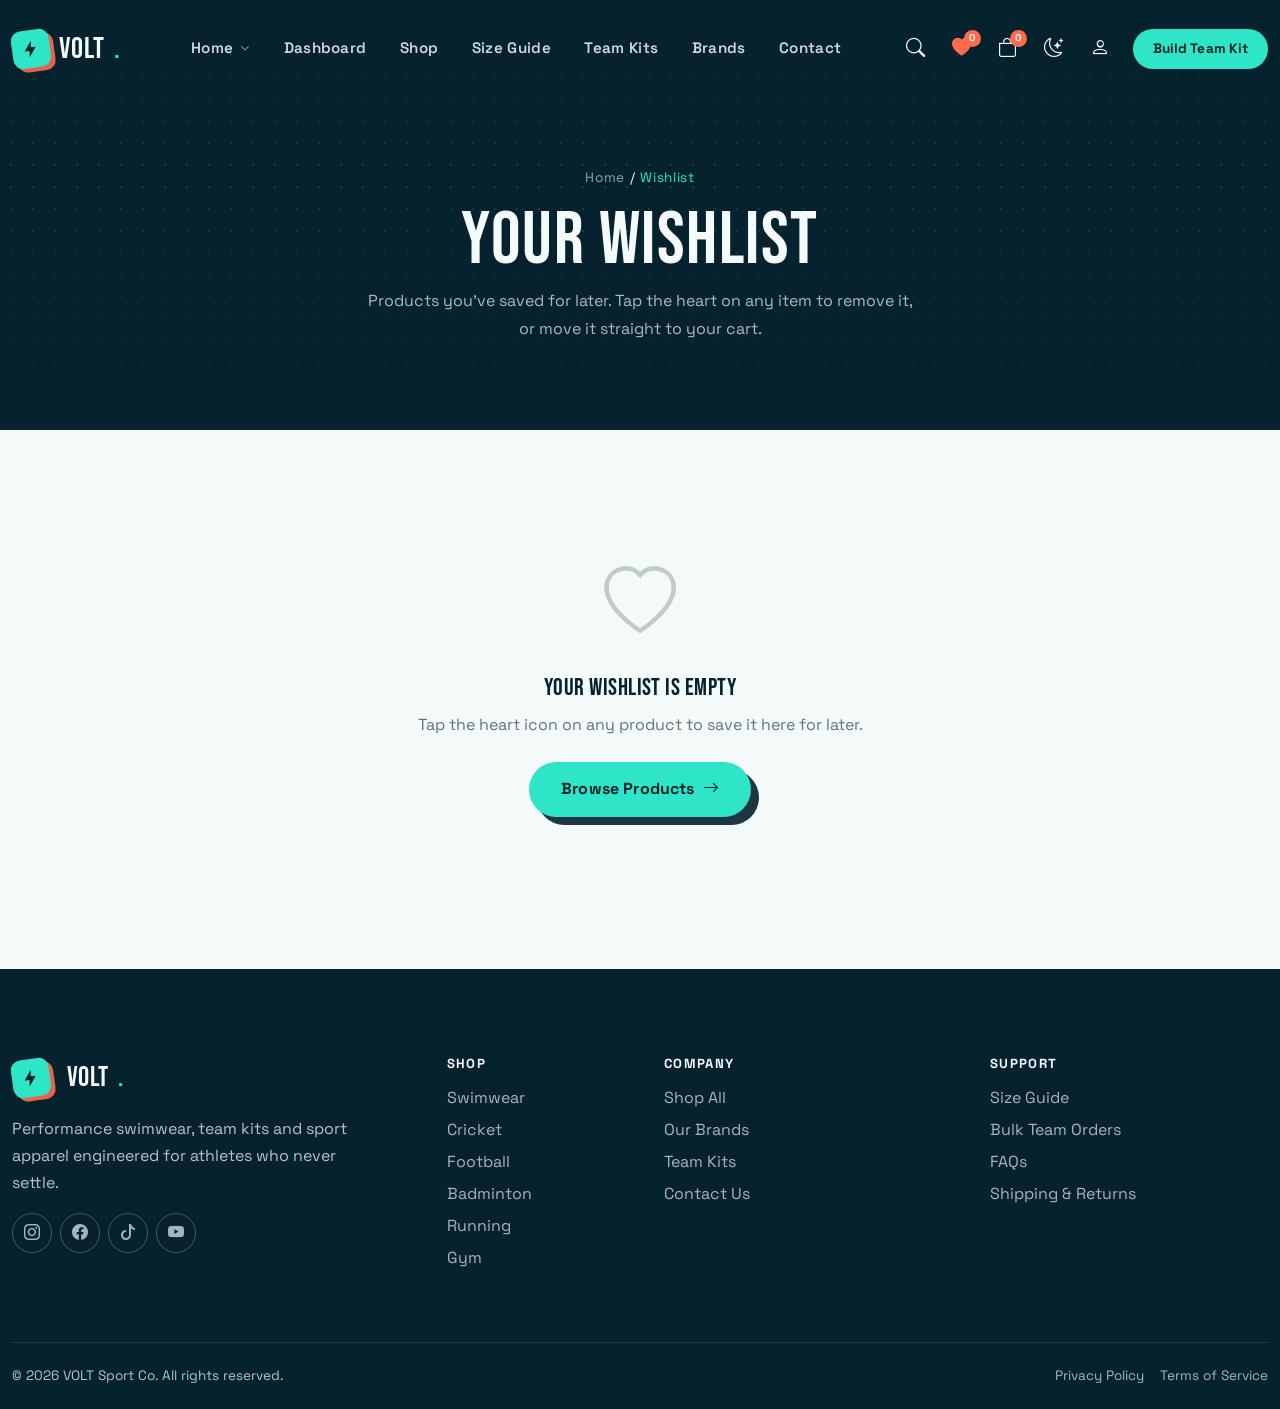
<file: velocity-sport/wishlist.html>
<!DOCTYPE html>
<html lang="en">
<head>
<script>(function(){try{var t=localStorage.getItem('volt_theme');if(t==='dark'||t==='light'){document.documentElement.setAttribute('data-theme',t);}else if(window.matchMedia&&window.matchMedia('(prefers-color-scheme: dark)').matches){document.documentElement.setAttribute('data-theme','dark');}}catch(e){}})();</script>
<meta charset="UTF-8">
<meta name="viewport" content="width=device-width, initial-scale=1.0">
<title>Your Wishlist | VOLT Sport Co.</title>
<meta name="description" content="Products you've saved for later at VOLT Sport Co.">
<meta name="theme-color" content="#06222E">
<link rel="icon" href="data:image/svg+xml,<svg xmlns=%22http://www.w3.org/2000/svg%22 viewBox=%220 0 24 24%22><rect width=%2224%22 height=%2224%22 rx=%226%22 fill=%22%232EE6C7%22/><path d=%22M13 2L4 14h6l-1 8 9-12h-6l1-8z%22 fill=%22%2306222E%22/></svg>">
<link rel="preconnect" href="https://fonts.googleapis.com">
<link rel="preconnect" href="https://fonts.gstatic.com" crossorigin>
<link href="https://fonts.googleapis.com/css2?family=Bebas+Neue&family=Space+Grotesk:wght@400;500;600;700&display=swap" rel="stylesheet">
<link href="https://cdn.jsdelivr.net/npm/bootstrap@5.3.3/dist/css/bootstrap.min.css" rel="stylesheet">
<link href="https://cdn.jsdelivr.net/npm/bootstrap-icons@1.11.3/font/bootstrap-icons.css" rel="stylesheet">
<link href="https://unpkg.com/aos@2.3.4/dist/aos.css" rel="stylesheet">
<link href="assets/css/style.css" rel="stylesheet">
</head>
<body>

<nav id="mainNav" class="navbar navbar-expand-lg">
  <div class="container container-xl">
    <a class="navbar-brand" href="index.html">
      <span class="brand-mark"><svg viewBox="0 0 24 24" fill="none" xmlns="http://www.w3.org/2000/svg"><path d="M13 2L4 14h6l-1 8 9-12h-6l1-8z" fill="#06222E"/></svg></span>
      VOLT<span style="color:var(--volt);">.</span>
    </a>
    <ul class="navbar-nav nav-links d-none d-lg-flex flex-row mb-0 mx-auto">
        <li class="nav-item dropdown home-dropdown">
          <a class="nav-link dropdown-toggle" href="index.html" id="homeNavDropdown" role="button" data-bs-toggle="dropdown" aria-expanded="false">Home<i class="bi bi-chevron-down home-caret"></i></a>
          <ul class="dropdown-menu" aria-labelledby="homeNavDropdown">
            <li><a class="dropdown-item" href="index.html">Home 1</a></li>
            <li><a class="dropdown-item" href="home2.html">Home 2</a></li>
          </ul>
        </li>
        <li class="nav-item"><a class="nav-link" href="dashboard.html">Dashboard</a></li>
        <li class="nav-item"><a class="nav-link" href="shop.html">Shop</a></li>
        <li class="nav-item"><a class="nav-link" href="size-guide.html">Size Guide</a></li>
        <li class="nav-item"><a class="nav-link" href="team-kit-customization.html">Team Kits</a></li>
        <li class="nav-item"><a class="nav-link" href="brands.html">Brands</a></li>
        <li class="nav-item"><a class="nav-link" href="contact.html">Contact</a></li>
      </ul>
    <div class="nav-actions d-flex align-items-center gap-1">
      <button type="button" class="icon-btn" aria-label="Search" data-search-toggle><i class="bi bi-search"></i></button>
        <a href="wishlist.html" class="icon-btn position-relative" aria-label="Wishlist"><i class="bi bi-heart-fill" style="color:var(--coral);"></i><span class="cart-count" data-wishlist-count>0</span></a>
        <a href="cart.html" class="icon-btn position-relative" aria-label="Cart"><i class="bi bi-bag"></i><span class="cart-count" data-cart-count>0</span></a>
        <button type="button" class="icon-btn" aria-label="Toggle dark mode" data-theme-toggle><i class="bi bi-moon-stars" data-theme-icon></i></button>
        <a href="auth.html" class="icon-btn d-none d-lg-inline-flex" aria-label="Sign In / Sign Up"><i class="bi bi-person"></i></a>
        <a href="team-kit-customization.html" class="btn btn-volt btn-sm-pill ms-2 d-none d-lg-inline-flex">Build Team Kit</a>
      <button class="btn-icon-circle btn-icon-circle-sm d-lg-none ms-1" type="button" data-bs-toggle="offcanvas" data-bs-target="#mobileNav" aria-controls="mobileNav" aria-label="Open menu">
        <i class="bi bi-list fs-5"></i>
      </button>
    </div>
  </div>
</nav>

<div class="offcanvas offcanvas-end offcanvas-sport" tabindex="-1" id="mobileNav">
  <div class="offcanvas-header">
    <span class="fw-display fs-3" style="color:var(--volt)">VOLT.</span>
    <button type="button" class="btn-close btn-close-white" data-bs-dismiss="offcanvas" aria-label="Close"></button>
  </div>
  <div class="offcanvas-body d-flex flex-column">
    <ul class="navbar-nav flex-grow-1">
      <li><a class="nav-link" href="index.html">Home 1</a></li>
      <li><a class="nav-link" href="home2.html">Home 2</a></li>
      <li><a class="nav-link" href="dashboard.html">Dashboard</a></li>
      <li><a class="nav-link" href="shop.html">Shop</a></li>
      <li><a class="nav-link" href="size-guide.html">Size Guide</a></li>
      <li><a class="nav-link" href="team-kit-customization.html">Team Kits</a></li>
      <li><a class="nav-link" href="brands.html">Brands</a></li>
      <li><a class="nav-link" href="contact.html">Contact</a></li>
      <li><hr class="offcanvas-divider"></li>
      <li><a class="nav-link" href="auth.html">Sign In / Sign Up</a></li>
    </ul>
    <a href="team-kit-customization.html" class="btn btn-volt w-100 mt-4">Build Team Kit</a>
  </div>
</div>

<div class="search-overlay" id="searchOverlay">
  <button type="button" class="search-close" data-search-close aria-label="Close search"><i class="bi bi-x-lg"></i></button>
  <form>
    <input type="search" data-search-input placeholder="Search products…" aria-label="Search products" autocomplete="off">
  </form>
  <div class="search-tags">
    <a href="#" data-search-tag="swimwear">Swimwear</a>
    <a href="#" data-search-tag="cricket">Cricket</a>
    <a href="#" data-search-tag="football">Football</a>
    <a href="#" data-search-tag="badminton">Badminton</a>
    <a href="#" data-search-tag="running">Running</a>
    <a href="#" data-search-tag="gym">Gym</a>
  </div>
</div>

<header class="page-header">
  <div class="container container-xl position-relative">
    <nav class="breadcrumb-sport mb-3"><a href="index.html">Home</a> / <span class="current">Wishlist</span></nav>
    <h1 class="mb-2">Your Wishlist</h1>
    <p style="color:rgba(243,250,249,.7); max-width:560px;">Products you've saved for later. Tap the heart on any item to remove it, or move it straight to your cart.</p>
  </div>
</header>

<main class="section-pad pt-5" data-wishlist-page>
  <div class="container container-xl">

    <div class="empty-state d-none" data-wishlist-empty data-aos="fade-up">
      <i class="bi bi-heart"></i>
      <h2 class="h4">Your wishlist is empty</h2>
      <p class="text-secondary mb-4">Tap the heart icon on any product to save it here for later.</p>
      <a href="shop.html" class="btn btn-volt">Browse Products <i class="bi bi-arrow-right ms-1"></i></a>
    </div>

    <div class="row g-4" data-wishlist-list data-aos="fade-up"></div>

  </div>
</main>

<footer class="site-footer">
  <div class="container container-xl">
    <div class="row g-5">
      <div class="col-lg-4">
        <a href="index.html" class="navbar-brand mb-3 d-inline-flex fw-display fs-3" style="color:var(--paper);">
          <span class="brand-mark me-2"><svg viewBox="0 0 24 24" fill="none" xmlns="http://www.w3.org/2000/svg"><path d="M13 2L4 14h6l-1 8 9-12h-6l1-8z" fill="#06222E"/></svg></span>
          VOLT<span style="color:var(--volt);">.</span>
        </a>
        <p class="pe-lg-5">Performance swimwear, team kits and sport apparel engineered for athletes who never settle.</p>
        <div class="d-flex gap-2 mt-3">
          <a href="https://www.instagram.com/" target="_blank" rel="noopener" class="footer-social" aria-label="Instagram"><i class="bi bi-instagram"></i></a>
          <a href="https://www.facebook.com/" target="_blank" rel="noopener" class="footer-social" aria-label="Facebook"><i class="bi bi-facebook"></i></a>
          <a href="https://www.tiktok.com/" target="_blank" rel="noopener" class="footer-social" aria-label="TikTok"><i class="bi bi-tiktok"></i></a>
          <a href="https://www.youtube.com/" target="_blank" rel="noopener" class="footer-social" aria-label="YouTube"><i class="bi bi-youtube"></i></a>
        </div>
      </div>
      <div class="col-lg-2 col-6">
        <h6 class="mb-3">Shop</h6>
        <ul class="list-unstyled d-flex flex-column gap-2">
          <li><a href="shop.html">Swimwear</a></li>
          <li><a href="shop.html">Cricket</a></li>
          <li><a href="shop.html">Football</a></li>
          <li><a href="shop.html">Badminton</a></li>
          <li><a href="shop.html">Running</a></li>
          <li><a href="shop.html">Gym</a></li>
        </ul>
      </div>
      <div class="col-lg-3 col-6">
        <h6 class="mb-3">Company</h6>
        <ul class="list-unstyled d-flex flex-column gap-2">
          <li><a href="shop.html">Shop All</a></li>
          <li><a href="brands.html">Our Brands</a></li>
          <li><a href="team-kit-customization.html">Team Kits</a></li>
          <li><a href="contact.html">Contact Us</a></li>
        </ul>
      </div>
      <div class="col-lg-3">
        <h6 class="mb-3">Support</h6>
        <ul class="list-unstyled d-flex flex-column gap-2">
          <li><a href="size-guide.html">Size Guide</a></li>
          <li><a href="contact.html">Bulk Team Orders</a></li>
          <li><a href="contact.html#faq">FAQs</a></li>
          <li><a href="contact.html">Shipping &amp; Returns</a></li>
        </ul>
      </div>
    </div>
    <div class="footer-bottom d-flex flex-wrap justify-content-between align-items-center gap-2">
      <span>&copy; <span data-year></span> VOLT Sport Co. All rights reserved.</span>
      <div class="d-flex gap-3">
        <a href="#">Privacy Policy</a><a href="#">Terms of Service</a>
      </div>
    </div>
  </div>
</footer>
<button class="back-to-top" aria-label="Back to top"><i class="bi bi-arrow-up"></i></button>

<script src="https://cdn.jsdelivr.net/npm/bootstrap@5.3.3/dist/js/bootstrap.bundle.min.js"></script>
<script src="https://unpkg.com/aos@2.3.4/dist/aos.js"></script>
<script src="assets/js/store.js"></script>
<script src="assets/js/main.js"></script>
</body>
</html>
</file>
<file: velocity-sport/assets/css/style.css>
/* =========================================================
   VOLT SPORT — Swimwear & Sports Clothing Store
   Custom design system layered on top of Bootstrap 5.
   Palette: ink navy + paper cream + volt lime + coral + cyan
   Type: Bebas Neue (display) / Space Grotesk (body)
   ========================================================= */

:root{
  --ink:        #06222E;
  --ink-soft:   #0D2E3D;
  --ink-line:   #1B4757;
  --paper:      #F3FAF9;
  --paper-dim:  #E6F3F1;
  --volt:       #2EE6C7;
  --volt-dark:  #14B79E;
  --coral:      #FF6B4D;
  --cyan:       #4FC3F7;
  --violet:     #6EA8FF;

  --font-display: 'Bebas Neue', 'Arial Narrow', sans-serif;
  --font-body: 'Space Grotesk', 'Segoe UI', sans-serif;

  --radius-sm: 6px;
  --radius-md: 14px;
  --radius-lg: 28px;

  --shadow-hard: 8px 8px 0 rgba(6,34,46,0.9);
  --shadow-soft: 0 20px 60px -20px rgba(6,34,46,0.45);
  --ease-out: cubic-bezier(.16,1,.3,1);

  /* Theme-aware surface tokens (light = default) */
  --bg-page: var(--paper);
  --bg-surface: #ffffff;
  --bg-surface-alt: var(--paper-dim);
  --text-primary: var(--ink);
  --text-muted: rgba(6,34,46,.62);
  --border-subtle: rgba(6,34,46,.08);
  --border-strong: var(--ink);
  --input-bg: transparent;
  --scrollbar-track: var(--paper-dim);
}
:root[data-theme="dark"]{
  --bg-page: #06222E;
  --bg-surface: #0E2E3B;
  --bg-surface-alt: #0A2730;
  --text-primary: #F3FAF9;
  --text-muted: rgba(243,250,249,.62);
  --border-subtle: rgba(243,250,249,.12);
  --border-strong: rgba(243,250,249,.55);
  --input-bg: rgba(243,250,249,.04);
  --scrollbar-track: #0A2730;
}

/* ---------- Base ---------- */
*{ box-sizing: border-box; }
html{ scroll-behavior: smooth; }
body{
  font-family: var(--font-body);
  background: var(--bg-page);
  color: var(--text-primary);
  overflow-x: hidden;
  -webkit-font-smoothing: antialiased;
  transition: background .3s var(--ease-out), color .3s var(--ease-out);
}
::selection{ background: var(--volt); color: var(--ink); }
::-webkit-scrollbar{ width: 10px; height:10px; }
::-webkit-scrollbar-track{ background: var(--scrollbar-track); }
::-webkit-scrollbar-thumb{ background: var(--ink); border-radius: 20px; border:2px solid var(--paper-dim); }

h1,h2,h3,h4,h5,h6, .display-font{
  font-family: var(--font-display);
  letter-spacing: .02em;
  text-transform: uppercase;
  line-height: 1.02;
  /* Inherit rather than force text-primary: a heading nested inside a fixed
     literal-colored band (page-header, flip-card back, kit-teaser, etc.)
     must pick up that band's own color instead of overriding it — an
     inherited value always loses to any directly-matching rule, which is
     exactly the bug this caused. Everywhere else this resolves to the same
     var(--text-primary) that <body> already sets, so normal pages are
     unaffected. */
  color: inherit;
}
p{ line-height: 1.7; }
a{ text-decoration: none; }
.text-volt{ color: var(--volt-dark) !important; }
.text-coral{ color: var(--coral) !important; }
.text-cyan{ color: var(--cyan) !important; }
.bg-ink{ background: var(--ink) !important; }
.bg-paper-dim{ background: var(--bg-surface-alt) !important; }
.text-secondary{ color: var(--text-muted) !important; }
.fw-display{ font-family: var(--font-display); letter-spacing:.02em; text-transform:uppercase; }

.eyebrow{
  font-family: var(--font-body);
  font-weight: 700;
  font-size: .78rem;
  letter-spacing: .22em;
  text-transform: uppercase;
  color: var(--coral);
  display: inline-flex;
  align-items: center;
  gap: .6rem;
}
.eyebrow::before{
  content:"";
  width: 28px; height: 3px;
  background: var(--coral);
  display:inline-block;
}

.container-xl{ max-width: 1320px; }

/* ---------- Buttons ---------- */
.btn{
  font-family: var(--font-body);
  font-weight: 700;
  letter-spacing: .01em;
  border-radius: 999px;
  padding: .85rem 1.9rem;
  border: 2px solid transparent;
  transition: transform .25s var(--ease-out), box-shadow .25s var(--ease-out), background .25s, color .25s;
}
.btn-volt{
  background: var(--volt);
  color: var(--ink);
  box-shadow: var(--shadow-hard);
}
.btn-volt:hover{
  background: var(--ink);
  color: var(--volt);
  transform: translate(-3px,-3px);
  box-shadow: 11px 11px 0 rgba(46,230,199,0.85);
}
.btn-coral{
  background: var(--coral);
  color: #fff;
  box-shadow: var(--shadow-hard);
}
.btn-coral:hover{
  background: var(--ink);
  color: var(--coral);
  transform: translate(-3px,-3px);
  box-shadow: 11px 11px 0 rgba(255,107,77,0.75);
}
.btn-outline-ink{
  border-color: var(--border-strong);
  color: var(--text-primary);
  background: transparent;
}
.btn-outline-ink:hover{ background: var(--ink); color: var(--paper); transform: translateY(-2px); }
.newsletter-panel .btn-outline-ink{ border-color: var(--ink) !important; color: var(--ink) !important; }
.newsletter-panel .btn-outline-ink:hover{ background: var(--ink) !important; color: var(--paper) !important; }
/* Newsletter panel keeps a fixed brand-lime background in both themes, so its
   text and input must stay pinned to ink/white rather than following the
   theme-aware text tokens (which would turn near-white in dark mode and
   disappear against the lime background). */
.newsletter-panel, .newsletter-panel h2, .newsletter-panel p{ color: var(--ink) !important; }
.newsletter-panel .form-control-sport{
  background: rgba(6,34,46,.06) !important; color: var(--ink) !important; border-color: var(--ink) !important;
}
.newsletter-panel .form-control-sport::placeholder{ color: rgba(6,34,46,.55) !important; }
.btn-outline-paper{
  border-color: rgba(243,250,249,0.5);
  color: var(--paper);
}
.btn-outline-paper:hover{ background: var(--paper); color: var(--ink); border-color: var(--paper); }
.btn-sm-pill{ padding: .5rem 1.1rem; font-size:.85rem; border-radius: 999px; }
.btn-icon-circle{
  width: 52px; height:52px; border-radius:50%;
  display:inline-flex; align-items:center; justify-content:center;
  border: 2px solid var(--border-strong); background: transparent; color: var(--text-primary);
  transition: all .3s var(--ease-out);
}
.btn-icon-circle:hover{ background: var(--ink); color: var(--volt); transform: rotate(20deg); }

/* ---------- Navbar ---------- */
#mainNav{
  position: fixed; top:0; left:0; right:0; z-index: 1050;
  padding: 1.35rem 0;
  transition: all .4s var(--ease-out);
  background: transparent;
}
#mainNav.is-scrolled{
  background: rgba(6,34,46,0.92);
  backdrop-filter: blur(14px);
  padding: .75rem 0;
  box-shadow: 0 10px 40px -14px rgba(0,0,0,.5);
}
#mainNav .navbar-brand{
  font-family: var(--font-display);
  font-size: 1.85rem;
  letter-spacing: .04em;
  color: var(--paper);
  display:flex; align-items:center; gap:.55rem;
}
#mainNav .navbar-brand .brand-mark{
  width: 38px; height:38px; border-radius: 10px;
  background: var(--volt);
  display:inline-flex; align-items:center; justify-content:center;
  transform: rotate(-8deg);
  box-shadow: 4px 4px 0 rgba(255,107,77,0.9);
}
#mainNav .navbar-brand .brand-mark svg{ width:20px; height:20px; }
#mainNav .container-xl{ display:flex; align-items:center; justify-content:space-between; flex-wrap: nowrap; gap: .75rem; }
.btn-icon-circle-sm{ width:42px; height:42px; border-color: rgba(243,250,249,0.5); color: var(--paper); }
.nav-links{ gap: 2.1rem; }
.nav-links .nav-link{
  position:relative;
  font-family: var(--font-body);
  font-weight: 600;
  font-size: .95rem;
  letter-spacing: .02em;
  color: rgba(243,250,249,0.85) !important;
  padding: .3rem 0 !important;
}
.nav-links .nav-link::after{
  content:"";
  position:absolute; left:0; bottom:-4px;
  width:0; height:3px; background: var(--volt);
  transition: width .3s var(--ease-out);
}
.nav-links .nav-link:hover::after,
.nav-links .nav-link.active::after{ width:100%; }
.nav-links .nav-link.active{ color: var(--volt) !important; }
.nav-actions .icon-btn{
  background: transparent; border: none; padding: 0; margin: 0; appearance: none; cursor: pointer;
  color: var(--paper); font-size:1.2rem; position:relative;
  width:42px;height:42px; display:inline-flex; align-items:center; justify-content:center;
  border-radius: 50%; transition: background .25s;
}
.nav-actions .icon-btn:hover{ background: rgba(243,250,249,0.12); }
.nav-actions .icon-btn:focus{ outline: 2px solid rgba(243,250,249,.4); outline-offset: 2px; }
.direction-toggle{ font-size:.78rem !important; font-weight:700; letter-spacing:.02em; }
.direction-toggle .direction-label{ font-family:var(--font-body); }
.cart-count{
  position:absolute; top:2px; right:2px;
  background: var(--coral); color:#fff; font-size:.62rem; font-weight:700;
  width:17px; height:17px; border-radius:50%;
  display:flex; align-items:center; justify-content:center;
  font-family: var(--font-body);
}
/* #mainNav is a position:fixed bar with z-index:1050 (so it stays above
   ordinary page content while scrolling). Bootstrap's own .offcanvas
   defaults to z-index:1045 - lower than the navbar - so with no override
   here the fixed navbar's brand mark/logo rendered ON TOP of the mobile
   menu panel instead of being covered by it, showing through as a stray
   duplicate "VOLT" in the top-left corner whenever the hamburger menu was
   open. Raising the panel (and its backdrop) above the navbar's z-index
   fixes the stacking order without touching or hiding anything else. */
.offcanvas-sport{ background: var(--ink); color: var(--paper); width: min(380px, 88vw); z-index: 1060; }
.offcanvas-sport .nav-link{ color: var(--paper); font-size:1.4rem; font-family: var(--font-display); letter-spacing:.03em; padding:.6rem 0; }
.offcanvas-backdrop{ z-index: 1055; }

/* ---------- "Home" dropdown (Home 1 / Home 2) ---------- */
/* The site's .nav-links .nav-link::after rule (the underline sweep) already
   owns the ::after pseudo-element on every nav-link, so Bootstrap's own
   .dropdown-toggle::after caret would either lose that fight or clobber the
   underline depending on specificity. Rather than relying on a pseudo-element
   both features want, we kill Bootstrap's built-in caret outright and render
   our own caret as a real inline icon — that keeps the underline animation
   working on the toggle exactly like every other nav-link. */
#mainNav .home-dropdown .dropdown-toggle::after{ display:none; }
/* The icon font's own line-height/baseline doesn't reliably match the
   surrounding text, which can make this one nav-link sit a pixel or two off
   from its plain-text siblings. Turning the toggle into its own small
   inline-flex row and centering it makes the "Home" text + caret align to
   each other independent of the icon font's metrics, so this link's line box
   matches the plain nav-links exactly. */
.home-dropdown .dropdown-toggle{ display:inline-flex; align-items:center; }
.home-caret{ font-size:.6rem; margin-left:.4rem; line-height:1; transition: transform .25s var(--ease-out); }
.home-dropdown.show .home-caret{ transform: rotate(180deg); }
.home-dropdown .dropdown-menu{
  background: var(--ink); border: 1px solid rgba(243,250,249,.14);
  border-radius: var(--radius-md); padding:.4rem;
  box-shadow: var(--shadow-soft); margin-top:.9rem !important;
}
.home-dropdown .dropdown-item{
  font-family: var(--font-body); font-weight:600; font-size:.9rem;
  color: rgba(243,250,249,.85); border-radius: var(--radius-sm);
  padding:.55rem .9rem;
}
.home-dropdown .dropdown-item:hover,
.home-dropdown .dropdown-item:focus{ background: rgba(243,250,249,.1); color: var(--paper); }
.home-dropdown .dropdown-item.active{ background: var(--volt); color: var(--ink); }

/* ---------- Sign In / Dashboard nav links ---------- */
/* Two plain icon links (no dropdown - each goes straight to its own page),
   styled with the existing .icon-btn class so they need no CSS of their own.
   Both carry d-none d-lg-inline-flex (the same classes "Build Team Kit" just
   below already uses) rather than sitting in the icon cluster at every width:
   adding full-size icon buttons to that row pushed the hamburger button past
   the viewport edge on the narrowest phones (~375px and under) where it was
   already tight, and body{overflow-x:hidden} silently clipped it instead of
   showing a scrollbar - so on mobile/tablet these are reached from the
   offcanvas list below instead (Sign In / Sign Up + My Dashboard links),
   exactly like Build Team Kit already is. */
.offcanvas-divider{ border:none; border-top:1px solid rgba(243,250,249,.15); margin:.75rem 0; }

/* ---------- Hero (3D layered) ---------- */
.hero{
  position: relative;
  min-height: 100vh;
  background: radial-gradient(ellipse at 20% 20%, #1c2540 0%, var(--ink) 55%);
  color: var(--paper);
  overflow: hidden;
  padding-top: 140px;
  padding-bottom: 90px;
  perspective: 1400px;
}
.hero::before{
  content:"";
  position:absolute; inset:0;
  background-image: linear-gradient(rgba(243,250,249,.05) 1px, transparent 1px), linear-gradient(90deg, rgba(243,250,249,.05) 1px, transparent 1px);
  background-size: 46px 46px;
  mask-image: radial-gradient(ellipse at 30% 30%, black 0%, transparent 70%);
  pointer-events: none;
}
.hero-blob{
  position:absolute; border-radius:50%;
  filter: blur(60px); opacity:.55; pointer-events:none;
}
.hero-blob.b1{ width:420px; height:420px; background: var(--volt); top:-120px; right:6%; opacity:.28; }
.hero-blob.b2{ width:340px; height:340px; background: var(--coral); bottom:-100px; left:2%; opacity:.25; }
.hero-blob.b3{ width:260px; height:260px; background: var(--cyan); top:38%; right:32%; opacity:.16; }

.hero-title{
  font-size: clamp(3rem, 7.4vw, 6.6rem);
  color: var(--paper);
  margin-bottom: 0;
}
.hero-title .line-outline{
  -webkit-text-stroke: 1.5px var(--paper);
  color: transparent;
}
.hero-title .line-volt{ color: var(--volt); }

.hero-stage{
  position: relative;
  height: 560px;
  transform-style: preserve-3d;
}
.hero-stage .float-card{
  position:absolute;
  border-radius: var(--radius-lg);
  background: linear-gradient(145deg, #1a2138, #0e1424);
  border: 1px solid rgba(243,250,249,0.08);
  box-shadow: var(--shadow-soft);
  transform-style: preserve-3d;
  will-change: transform;
  transition: transform .1s linear;
}
.hero-stage .card-main{
  width: 78%; height: 78%; top: 10%; left: 10%;
  transform: translateZ(40px) rotateY(-8deg) rotateX(4deg);
  z-index:3;
  display:flex; align-items:center; justify-content:center;
  padding: 0;
  overflow:hidden;
  border-radius: var(--radius-lg);
}
.hero-stage .card-main img{ width:100%; height:100%; object-fit:cover; filter: drop-shadow(0 30px 40px rgba(0,0,0,.55)); }
.hero-stage .card-chip{
  position:absolute; z-index:4; padding: .9rem 1.15rem;
  background: var(--paper); color: var(--ink); border-radius: var(--radius-md);
  box-shadow: 0 20px 40px -12px rgba(0,0,0,.5);
  transform: translateZ(90px);
  min-width: 168px;
}
/* These chips are always paper-colored (they "pop" against the always-dark
   hero regardless of theme), so any muted-text utility inside them must stay
   ink-based rather than following the theme-aware text tokens. */
.hero-stage .card-chip .text-secondary{ color: rgba(6,34,46,.6) !important; }
/* These used percentage-based right/left offsets (-4%, -6%, -10%), which is
   relative to .hero-stage's own width. That width stays essentially constant
   (~480-590px) across the whole 992-1200px range and below, so the resulting
   overhang (up to ~58px for chip-3) was a fixed amount pushing well past the
   ~20px of container padding actually available at those widths — .hero's
   overflow:hidden then silently clipped the edge of the card. That's visible
   on ordinary laptop/tablet widths (confirmed clipped from ~768px up to
   ~1350px), not just some narrow edge case. Fixed, modest pixel offsets keep
   the intentional "floating past the edge" look without ever exceeding the
   space that's actually there. */
.hero-stage .chip-1{ top: 6%; right: -12px; transform: translateZ(110px) rotate(-4deg); }
.hero-stage .chip-2{ bottom: 8%; left: -12px; background: var(--volt); transform: translateZ(120px) rotate(3deg); }
.hero-stage .chip-3{ top: 44%; right: -12px; background: var(--ink); color: var(--paper); transform: translateZ(140px) rotate(2deg); }
.chip-rating{ display:flex; align-items:center; gap:.35rem; font-weight:700; font-size:.9rem; }

.hero-stats{ gap: 2.6rem; }
.hero-stats .stat-num{
  font-family: var(--font-display);
  font-size: 2.6rem;
  color: var(--volt);
  line-height: 1;
}
.hero-stats .stat-label{ font-size:.78rem; letter-spacing:.08em; text-transform:uppercase; color: rgba(243,250,249,.65); }

/* Marquee ticker */
.marquee-strip{
  background: var(--volt);
  color: var(--ink);
  overflow:hidden;
  padding: .9rem 0;
  border-top: 2px solid var(--ink); border-bottom: 2px solid var(--ink);
}
.marquee-track{
  display:flex; width: max-content;
  animation: marquee 26s linear infinite;
  gap: 3rem;
}
.marquee-track span{
  font-family: var(--font-display);
  font-size: 1.4rem;
  letter-spacing:.06em;
  display:flex; align-items:center; gap: .8rem;
  white-space:nowrap;
}
@keyframes marquee{ from{ transform: translateX(0); } to{ transform: translateX(-50%); } }

/* ---------- Sections ---------- */
section{ position: relative; }
.section-pad{ padding: 6.5rem 0; }
.section-angle-top{ clip-path: polygon(0 4%, 100% 0, 100% 100%, 0 100%); margin-top:-2px; }
.section-angle-bottom{ clip-path: polygon(0 0, 100% 0, 100% 96%, 0 100%); }

.section-head{ max-width: 640px; }
.section-head h2{ font-size: clamp(2.1rem, 4.4vw, 3.4rem); }

/* Category flip cards (Shop by Sport) */
.flip-card{ display:block; text-decoration:none; perspective: 1200px; height: 300px; }
.flip-inner{
  position:relative; width:100%; height:100%;
  transform-style: preserve-3d;
  transition: transform .7s var(--ease-out);
}
.flip-card:hover .flip-inner{ transform: rotateY(180deg); }
.flip-face{
  position:absolute; inset:0;
  border-radius: var(--radius-lg);
  backface-visibility: hidden;
  display:flex; flex-direction:column; justify-content:flex-end;
  padding: 1.6rem;
  overflow:hidden;
}
.flip-front{
  background-size: cover; background-position:center;
  color:#fff;
}
.flip-front::after{
  content:""; position:absolute; inset:0;
  background: linear-gradient(0deg, rgba(6,34,46,.88) 5%, rgba(6,34,46,.05) 60%);
}
.flip-front .flip-front-content{ position:relative; z-index:1; }
.flip-front .cat-index{
  position:absolute; top:1.4rem; right:1.5rem; z-index:1;
  font-family: var(--font-display); font-size:2.4rem; color: rgba(255,255,255,.35);
}
.flip-back{
  background: var(--ink); color: var(--paper);
  transform: rotateY(180deg);
  justify-content: center; align-items:flex-start;
  gap: .6rem;
}
.flip-back p{ font-size:.92rem; color: rgba(243,250,249,.75); }
.flip-card.touched .flip-inner{ transform: rotateY(180deg); }
.cat-tagline{ display:block; font-size:.85rem; color: rgba(243,250,249,.68); margin-top:.4rem; font-weight:500; max-width:210px; }
.flip-back .back-visit{ display:inline-flex; align-items:center; gap:.4rem; }

/* Shop by gender cards */
.gender-card{ position:relative; overflow:hidden; display:flex !important; flex-direction:column; text-decoration:none; color: var(--ink); }
.gender-card:hover{ text-decoration:none; }
.gender-pictogram{ position:absolute; right:-6px; bottom:-10px; width:150px; height:180px; opacity:0.92; pointer-events:none; }
.gender-pictogram svg{ width:100%; height:100%; display:block; }
.gender-card .gender-cta{ margin-top:auto; padding-top:2.2rem; font-weight:700; display:inline-flex; align-items:center; gap:.4rem; position:relative; z-index:1; }
.gender-card h3{ position:relative; z-index:1; }
.gender-card .badge{ position:relative; z-index:1; }

/* Testimonial face avatars */
.testi-avatar{ overflow:hidden; }
.testi-face{ width:100%; height:100%; display:block; object-fit:cover; }

/* Tilt product cards */
.tilt-card{
  perspective: 1000px;
}
.tilt-inner{
  transform-style: preserve-3d;
  transition: transform .25s var(--ease-out);
  will-change: transform;
}
.product-card{
  background: var(--bg-surface);
  border-radius: var(--radius-md);
  overflow:hidden;
  border: 1px solid var(--border-subtle);
  height:100%;
  display:flex;
  flex-direction:column;
  transition: box-shadow .3s var(--ease-out);
}
.tilt-card:hover .product-card{ box-shadow: 0 30px 50px -20px rgba(6,34,46,.35); }
.product-media{
  position:relative; aspect-ratio: 1/1.05;
  background: var(--bg-surface-alt);
  display:flex; align-items:center; justify-content:center;
  overflow:hidden;
  flex-shrink:0;
}
.product-media img{
  width:78%; height:78%; object-fit:contain;
  transform: translateZ(30px);
  filter: drop-shadow(0 18px 22px rgba(0,0,0,.18));
  transition: transform .35s var(--ease-out);
}
.tilt-card:hover .product-media img{ transform: translateZ(50px) scale(1.04); }
.product-badges{ position:absolute; top:.85rem; left:.85rem; display:flex; flex-direction:column; gap:.4rem; z-index:2; }
.sticker{
  font-family: var(--font-body); font-weight:700; font-size:.68rem; letter-spacing:.05em;
  padding: .3rem .6rem; border-radius: 6px; text-transform:uppercase;
  transform: rotate(-4deg);
  box-shadow: 3px 3px 0 rgba(6,34,46,.9);
}
.sticker-new{ background: var(--cyan); color: var(--ink); }
.sticker-sale{ background: var(--coral); color:#fff; }
.sticker-best{ background: var(--volt); color: var(--ink); }
.product-quick{
  position:absolute; top:.85rem; right:.85rem; display:flex; flex-direction:column; gap:.5rem; z-index:2;
  opacity:1; transition: all .3s var(--ease-out);
}
.product-quick button[data-wishlist-toggle]{ opacity:1; }
.product-quick button:not([data-wishlist-toggle]){ opacity:0; transform: translateX(10px); }
.tilt-card:hover .product-quick button{ opacity:1; transform: translateX(0); }
@media (hover: none), (pointer: coarse){
  .product-quick button{ opacity:1 !important; transform:none !important; }
}
.product-quick button{
  width:38px; height:38px; border-radius:50%; border:none;
  background:#fff; color: var(--ink); display:flex; align-items:center; justify-content:center;
  box-shadow: 0 6px 16px rgba(0,0,0,.18); transition: all .25s;
}
.product-quick button:hover{ background: var(--ink); color: var(--volt); }
/* .product-card gets height:100% so every card in a row matches the row's
   tallest neighbour (e.g. a 2-line product name next to a 1-line one), but
   .product-card is a plain block, not a flex container - so an earlier fix
   that gave .product-body height:100% resolved against product-card's FULL
   height (photo + body combined), not just the space left after the photo.
   That pushed .product-body way past the card's real bottom edge, and since
   .product-card clips overflow, the price row got clipped off entirely.
   Making .product-card itself a flex column (above) and giving .product-body
   flex:1 instead of height:100% makes it fill exactly the space remaining
   below the photo, so pushing the final row (price + swatches/cart button)
   down with margin-top:auto correctly pins it to the card's real bottom -
   lining prices up in a straight line without clipping anything. */
.product-body{ padding: 1.15rem 1.25rem 1.4rem; display:flex; flex-direction:column; flex:1; min-height:0; }
.product-body > .d-flex:last-child{ margin-top:auto; }
.product-cat{ font-size:.72rem; letter-spacing:.1em; text-transform:uppercase; color: var(--coral); font-weight:700; }
.product-name{ font-family: var(--font-body); font-weight:700; font-size:1.02rem; margin: .25rem 0 .4rem; }
.product-rating{ color: var(--volt-dark); font-size:.82rem; display:flex; align-items:center; gap:.3rem; }
.product-price{ font-family: var(--font-display); font-size:1.35rem; letter-spacing:.02em; }
.product-price .was{ font-family: var(--font-body); font-size:.85rem; color: var(--text-muted); text-decoration: line-through; font-weight:400; margin-left:.4rem; }
.swatches{ display:flex; gap:.4rem; margin-top:.6rem; }
.swatch{ width:16px; height:16px; border-radius:50%; border:2px solid #fff; box-shadow: 0 0 0 1px rgba(6,34,46,.25); cursor:pointer; }
.swatch.active{ box-shadow: 0 0 0 2px var(--ink); }

/* Coverflow brand strip */
.brand-orbit{
  display:flex; align-items:center; gap: 3.4rem; overflow:hidden;
  padding: 1rem 0;
}
.brand-orbit .brand-word{
  font-family: var(--font-display); font-size: 2.1rem; letter-spacing:.03em;
  color: var(--text-muted); opacity:.55;
  transition: all .35s var(--ease-out);
  transform: perspective(400px) rotateY(0deg);
  white-space:nowrap;
}
.brand-orbit .brand-word:hover{ color: var(--text-primary); opacity:1; transform: perspective(400px) rotateY(8deg) scale(1.08); }

/* Feature icon rotate */
.feature-3d{
  width:76px; height:76px; border-radius: 22px;
  background: var(--ink); color: var(--volt);
  display:flex; align-items:center; justify-content:center;
  transform-style: preserve-3d;
  transition: transform .5s var(--ease-out);
  box-shadow: var(--shadow-hard);
}
.feature-card:hover .feature-3d{ transform: rotateY(180deg); }
.feature-3d svg{ backface-visibility:hidden; }

/* Team kit teaser */
.kit-teaser{
  background: var(--ink); color: var(--paper);
  border-radius: var(--radius-lg);
  position:relative; overflow:hidden;
}
.kit-cube-wrap{ perspective: 1200px; }
.kit-cube{
  width: 240px; height:240px; margin:0 auto;
  position:relative; transform-style:preserve-3d;
  animation: spinCube 14s linear infinite;
}
.kit-cube .face{
  position:absolute; inset:0;
  display:flex; align-items:center; justify-content:center;
  border-radius: var(--radius-md);
  font-family: var(--font-display); font-size:1.1rem; letter-spacing:.05em;
  border:1px solid rgba(243,250,249,.15);
  background-size: cover; background-position: center;
  overflow: hidden;
}
.kit-cube .face::before{
  content:""; position:absolute; inset:0; z-index:0;
  background: linear-gradient(to top, rgba(6,34,46,.82) 0%, rgba(6,34,46,.35) 55%, rgba(6,34,46,.12) 100%);
}
.kit-cube .face-content{
  position:relative; z-index:1;
  display:flex; flex-direction:column; align-items:center; justify-content:center; gap:.6rem;
  color:#fff;
}
.kit-cube .face i{ font-size:2.1rem; }
.kit-cube .f1{ background: linear-gradient(135deg,var(--coral),#c72b20); transform: translateZ(120px); color:#fff; }
.kit-cube .f2{ background: linear-gradient(135deg,var(--cyan),#0fb9a0); transform: rotateY(90deg) translateZ(120px); color: var(--ink); }
.kit-cube .f3{ background: linear-gradient(135deg,var(--volt),var(--volt-dark)); transform: rotateY(180deg) translateZ(120px); color: var(--ink); }
.kit-cube .f4{ background: linear-gradient(135deg,var(--violet),#5b3fce); transform: rotateY(-90deg) translateZ(120px); color:#fff; }
.kit-cube .f5{ background: #1c2540; transform: rotateX(90deg) translateZ(120px); }
.kit-cube .f6{ background: #1c2540; transform: rotateX(-90deg) translateZ(120px); }
/* Tumble on BOTH axes so every face — including the top/bottom faces
   (f5/f6) — actually rotates into full, square view at some point.
   A fixed rotateX with only rotateY varying (the old version) left f5/f6
   permanently stuck at a steep, near-edge-on angle, which read as
   "images not aligned / not visible properly" since two of the six
   faces never squared up to the viewer. */
@keyframes spinCube{
  0%   { transform: rotateX(0deg)   rotateY(0deg); }
  25%  { transform: rotateX(90deg)  rotateY(90deg); }
  50%  { transform: rotateX(180deg) rotateY(180deg); }
  75%  { transform: rotateX(270deg) rotateY(270deg); }
  100% { transform: rotateX(360deg) rotateY(360deg); }
}

/* Testimonials */
.testi-card{
  background: var(--bg-surface); border-radius: var(--radius-lg);
  padding: 2.2rem; position:relative;
  border: 1px solid var(--border-subtle);
  box-shadow: var(--shadow-soft);
  display: flex; flex-direction: column;
}
/* Push the avatar/name row to the card's bottom edge regardless of how many
   lines the quote above it wraps to, so the three testimonial names line up
   on the same row even when their quotes are different lengths. This has to
   be `!important`: the markup also carries Bootstrap's `.mt-4` spacing
   utility on the same element, and every Bootstrap 5 spacing utility ships
   `!important` on its own declaration — which otherwise silently wins over
   this rule regardless of selector specificity and quietly cancels the
   bottom-push effect entirely. */
.testi-card .testi-meta{ margin-top: auto !important; padding-top: 1.5rem; }
.testi-quote{
  font-family: var(--font-display); font-size:4rem; line-height:.5; color: var(--volt-dark);
  display:block; margin-bottom: 1rem;
}
.testi-avatar{
  width:52px; height:52px; border-radius:50%; object-fit:cover;
  border: 3px solid var(--paper-dim);
}

/* Stat / counters */
/* This sits inside a .bg-paper-dim section, whose background is the
   theme-aware --bg-surface-alt token (light in light mode, dark navy in
   dark mode) - but the number itself was pinned to the fixed --ink colour,
   so in dark mode it was dark text on a dark background and effectively
   unreadable. var(--text-primary) tracks the same theme the surface does. */
.counter-block .num{ font-family: var(--font-display); font-size: 3.2rem; color: var(--text-primary); }

/* Newsletter */
.newsletter-panel{
  background: var(--volt);
  border-radius: var(--radius-lg);
  padding: 3.4rem;
  position:relative; overflow:hidden;
}
.newsletter-panel::after{
  content:"VOLT"; position:absolute; right:-.3rem; bottom:-3.2rem;
  font-family: var(--font-display); font-size: 9rem; color: rgba(6,34,46,.07);
  letter-spacing: .02em;
}
.form-control-sport{
  border: 2px solid var(--border-strong); border-radius: 999px; color: var(--text-primary);
  padding: .95rem 1.4rem; background: var(--input-bg); font-family: var(--font-body); font-weight:600;
}
.form-control-sport:focus{ outline:none; box-shadow: 0 0 0 4px rgba(6,34,46,.12); }
/* Bootstrap's grid columns are flex items, and flex items default to
   min-width:auto rather than 0 - which resolves to a text <input>'s own
   intrinsic content width. So a .form-control sitting in a half-width (or
   narrower) column can refuse to shrink below that intrinsic width at small
   viewports and force the whole row to overflow horizontally instead of the
   field just getting narrower (seen on team-kit-customization.html's
   Team Name / Player Number inputs below ~400px). Zeroing min-width lets
   every form control shrink like any other block element; Bootstrap's own
   width:100% on .form-control still governs its normal size otherwise. */
.form-control, .form-select{ min-width: 0; }

/* Footer */
footer.site-footer{
  background: var(--ink); color: rgba(243,250,249,.75);
  padding-top: 5.5rem;
}
footer.site-footer h6{ color: var(--paper); font-family: var(--font-body); font-weight:700; text-transform:uppercase; font-size:.82rem; letter-spacing:.1em; }
footer.site-footer .navbar-brand{ color:var(--paper); display:inline-flex; align-items:center; gap:.55rem; }
footer.site-footer .brand-mark{ width:38px; height:38px; border-radius:10px; background:var(--volt); display:inline-flex; align-items:center; justify-content:center; transform:rotate(-8deg); box-shadow:4px 4px 0 rgba(255,107,77,.9); flex-shrink:0; }
footer.site-footer .brand-mark svg{ width:20px; height:20px; }
footer.site-footer a{ color: rgba(243,250,249,.68); transition: color .2s; }
footer.site-footer a:hover{ color: var(--volt); }
.footer-social{
  width:40px; height:40px; border-radius:50%; border:1px solid rgba(243,250,249,.25);
  display:inline-flex; align-items:center; justify-content:center; transition: all .25s;
}
.footer-social:hover{ background: var(--volt); border-color: var(--volt); color: var(--ink) !important; transform: translateY(-3px); }
.footer-bottom{ border-top: 1px solid rgba(243,250,249,.12); margin-top: 3.5rem; padding: 1.4rem 0; font-size:.85rem; }

.back-to-top{
  position: fixed; right: 1.6rem; bottom: 1.6rem; z-index: 1040;
  width: 52px; height:52px; border-radius:50%;
  background: var(--ink); color: var(--volt); border: none;
  display:flex; align-items:center; justify-content:center;
  box-shadow: 0 12px 30px -8px rgba(0,0,0,.5);
  opacity:0; visibility:hidden; transform: translateY(12px);
  transition: all .35s var(--ease-out);
}
.back-to-top.show{ opacity:1; visibility:visible; transform: translateY(0); }
.back-to-top:active{ transform: translateY(2px) scale(.94); }

/* ---------- Page header (inner pages) ---------- */
.page-header{
  background: var(--ink); color: var(--paper);
  padding: 10.5rem 0 4.5rem;
  position:relative; overflow:hidden;
  text-align: center;
}
.page-header p{ margin-left: auto; margin-right: auto; }
.page-header::before{
  content:""; position:absolute; inset:0;
  background-image: radial-gradient(circle, rgba(46,230,199,.5) 1.4px, transparent 1.4px);
  background-size: 22px 22px;
  mask-image: linear-gradient(180deg, transparent, black 40%, transparent);
  opacity:.35;
}
.breadcrumb-sport{ font-size:.85rem; letter-spacing:.05em; }
.breadcrumb-sport a{ color: rgba(243,250,249,.6); }
.breadcrumb-sport .current{ color: var(--volt); }
.page-header h1{ font-size: clamp(2.6rem,6vw,4.6rem); color: var(--paper); }

/* ---------- Shop layout ---------- */
.shop-sidebar{
  background: var(--bg-surface); border-radius: var(--radius-lg);
  padding: 1.8rem; border: 1px solid var(--border-subtle);
}
/* This is a bare .btn with no colour-modifier class (btn-volt, btn-outline-
   ink, etc.), so it falls back to Bootstrap's own default button text
   colour - a fixed dark grey that was never meant to sit on this site's
   theme-aware background. In dark mode the sidebar background flips dark
   while this text stayed fixed-dark, making "Clear all" all but invisible
   until hovered/focused revealed it. */
[data-clear-filters]{ color: var(--text-primary); }
.filter-block + .filter-block{ margin-top: 1.8rem; padding-top:1.8rem; border-top:1px dashed var(--border-subtle); }
.filter-block h6{ font-family: var(--font-body); font-weight:700; text-transform:uppercase; font-size:.82rem; letter-spacing:.08em; margin-bottom: 1rem; }
.form-check-sport .form-check-input{ width:1.15em; height:1.15em; border-radius:4px; border:2px solid var(--border-strong); background-color: var(--input-bg); }
.form-check-sport .form-check-input:checked{ background-color: var(--ink); border-color: var(--ink); background-image: url("data:image/svg+xml,%3csvg xmlns='http://www.w3.org/2000/svg' viewBox='0 0 16 16'%3e%3cpath fill='none' stroke='%232EE6C7' stroke-linecap='round' stroke-linejoin='round' stroke-width='2.5' d='m3 8 3 3 7-7'/%3e%3c/svg%3e"); }
.form-check-sport label{ font-size:.92rem; font-weight:500; }
.color-filter{ display:flex; flex-wrap:wrap; gap:.55rem; }
.color-filter .swatch{ width:24px; height:24px; }
.range-sport{ accent-color: var(--text-primary); width:100%; }
.sort-select{
  border-radius: 999px; border: 2px solid var(--border-strong); padding: .55rem 1.2rem; color: var(--text-primary);
  font-weight:600; font-size:.88rem; background: var(--input-bg);
}
/* The closed <select> itself follows the theme fine via --input-bg/
   --text-primary above, but the browser renders its OPEN option list as a
   separate native popup that ignores the select's own background - it falls
   back to each browser's default (opaque white) list chrome. Since the
   <option> text still inherits color:var(--text-primary), which is white in
   dark mode, that produced white text on a white dropdown list - invisible
   until hovered (hover swaps in the browser's own highlight colour). Setting
   an explicit background+color directly on the options fixes both themes;
   this mirrors the same fix already used for .kit-builder and
   .form-floating-sport selects elsewhere in this file. */
.sort-select option{ background: var(--bg-surface); color: var(--text-primary); }
.view-toggle button{
  width:40px; height:40px; border-radius: 8px; border: 2px solid var(--border-strong); background: transparent; color: var(--text-primary);
  display:inline-flex; align-items:center; justify-content:center;
}
.view-toggle button.active{ background: var(--ink); color: var(--volt); }

/* List view for shop grid */
[data-product-grid].view-list .product-item{ flex: 0 0 100%; max-width:100%; }
[data-product-grid].view-list .product-card{ display:flex; flex-direction:row; align-items:stretch; }
[data-product-grid].view-list .product-media{ width: 220px; flex: 0 0 220px; aspect-ratio: auto; }
[data-product-grid].view-list .product-body{ flex:1; display:flex; flex-direction:column; justify-content:center; }
@media (max-width: 575.98px){
  [data-product-grid].view-list .product-card{ flex-direction:column; }
  [data-product-grid].view-list .product-media{ width:100%; }
}

/* ---------- Size guide ---------- */
.size-tabs .nav-link{
  border-radius: 999px; padding: .7rem 1.4rem; font-weight:700; color: var(--text-primary);
  border: 2px solid var(--border-strong); margin: .3rem; background: transparent;
}
.size-tabs .nav-link.active{ background: var(--ink); color: var(--volt); }
/* Bootstrap's own table CSS sets BOTH `color` and `background-color`
   DIRECTLY on every cell via `.table > :not(caption) > * > *{ color:
   var(--bs-table-color-state, var(--bs-table-color-type, var(--bs-table-
   color))); background-color: var(--bs-table-bg); }` — and those variables
   default to `var(--bs-emphasis-color)` (near-black) and `var(--bs-body-bg)`
   (white), neither of which is theme-aware here since this site never sets
   Bootstrap's own `data-bs-theme` attribute. A plain `color`/`background`
   set on an ancestor like `.table-sport`/`.table-sport thead` is always
   beaten by that direct per-cell rule, regardless of specificity — the
   inherited value simply loses to any directly-matching rule on the cell
   itself (same rule documented elsewhere in this file), and setting the
   `--bs-table-*` variable one level up on an ancestor still fails the same
   way if the CELL's own background is opaque. The reliable fix is to skip
   the variable indirection and set `color`/`background-color` with
   `!important` directly on the actual th/td elements — !important always
   wins over Bootstrap's plain declaration no matter what its variables
   resolve to. */
.table-sport{ background: var(--bg-surface); border-radius: var(--radius-md); overflow:hidden; }
.table-sport th, .table-sport td{ padding: .85rem 1.1rem; color: var(--text-primary) !important; background-color: transparent !important; }
.table-sport thead th{ background-color: var(--ink) !important; color: var(--paper) !important; }
/* Modifier for a .table-sport table that sits on a permanently-dark literal
   card (e.g. the Kids Sizing .grad-ink panel) instead of the normal light/
   dark-theme-aware surface: forces paper text throughout regardless of
   theme, and drops the table's own background so the dark card behind it
   shows through instead of --bg-surface. */
.table-sport-inverse{ background: transparent; }
.table-sport-inverse th, .table-sport-inverse td{ color: var(--paper) !important; }
.unit-toggle{
  display:inline-flex; border:2px solid var(--border-strong); border-radius:999px; overflow:hidden;
}
.unit-toggle button{ border:none; background:transparent; padding:.5rem 1.1rem; font-weight:700; color: var(--text-primary); }
.unit-toggle button.active{ background: var(--ink); color: var(--volt); }
.measure-step{
  background: var(--bg-surface); border-radius: var(--radius-md); padding: 1.6rem; height:100%;
  border: 1px solid var(--border-subtle);
}
.measure-step .step-num{
  width:44px;height:44px;border-radius:50%; background: var(--volt); color: var(--ink);
  font-family: var(--font-display); font-size:1.3rem; display:flex; align-items:center; justify-content:center; margin-bottom:1rem;
}

/* ---------- Team kit customizer ---------- */
.kit-builder{ background: var(--bg-surface); border-radius: var(--radius-lg); border: 1px solid var(--border-subtle); color: var(--text-primary); }
.kit-builder .form-control, .kit-builder .form-select{ background-color:var(--input-bg); color:var(--text-primary) !important; caret-color:var(--text-primary); }
.kit-builder .form-control::placeholder{ color:var(--text-muted); opacity:1; }
.kit-builder .form-select option{ background:var(--bg-surface); color:var(--text-primary); }
.kit-preview-stage{
  background: radial-gradient(ellipse at center, #1c2540, var(--ink));
  border-radius: var(--radius-lg);
  min-height: 480px;
  display:flex; align-items:center; justify-content:center;
  position:relative; overflow:hidden;
  perspective: 1000px;
}
.kit-preview-stage svg{ width: 62%; max-width:320px; transform: rotateY(-6deg); transition: transform .3s; filter: drop-shadow(0 30px 30px rgba(0,0,0,.5)); }
.kit-preview-stage:hover svg{ transform: rotateY(6deg); }
.option-swatch{
  width: 42px; height:42px; border-radius:50%; cursor:pointer;
  border: 3px solid #fff; box-shadow: 0 0 0 2px rgba(6,34,46,.15);
  transition: transform .2s;
}
.option-swatch.active{ box-shadow: 0 0 0 3px var(--text-primary); transform: scale(1.1); }
.kit-type-card{
  border: 2px solid var(--border-subtle); border-radius: var(--radius-md); color: var(--text-primary);
  padding: 1rem; text-align:center; cursor:pointer; transition: all .25s;
}
.kit-type-card.active, .kit-type-card:hover{ border-color: var(--border-strong); background: var(--bg-surface-alt); }
.tier-table tr.active-tier{ background: var(--volt); }
.tier-table tr.active-tier td{ color: var(--ink) !important; font-weight:700; }
.process-3d{ display:flex; flex-wrap:wrap; gap:1.4rem; }
.process-step{
  flex: 1 1 200px; background: var(--bg-surface); border-radius: var(--radius-md); padding: 1.6rem;
  border: 1px solid var(--border-subtle); position:relative;
  transform: perspective(800px) rotateX(0deg);
  transition: transform .3s;
}
.process-step:hover{ transform: perspective(800px) rotateX(6deg) translateY(-6px); box-shadow: var(--shadow-soft); }

/* ---------- Brands page ---------- */
.brand-card{
  background: var(--bg-surface); border-radius: var(--radius-lg); padding: 2.2rem;
  border: 1px solid var(--border-subtle); height:100%;
  transition: transform .35s var(--ease-out), box-shadow .35s;
}
.brand-card:hover{ transform: translateY(-8px) rotateZ(-.4deg); box-shadow: var(--shadow-soft); }
.brand-wordmark{ font-family: var(--font-display); font-size: 2rem; letter-spacing:.03em; }
.brand-spotlight{
  background: var(--ink); border-radius: var(--radius-lg); overflow:hidden; color: var(--paper);
}

/* ---------- Contact ---------- */
.contact-card{
  background: var(--bg-surface); border-radius: var(--radius-lg); padding: 1.8rem;
  border: 1px solid var(--border-subtle); height:100%;
}
.map-frame{
  border-radius: var(--radius-lg); overflow:hidden; border: 1px solid rgba(6,34,46,.08);
  filter: grayscale(.25) contrast(1.05);
  min-height: 340px;
}
.form-floating-sport label{ color: var(--text-muted); }
.form-floating-sport .form-control, .form-floating-sport .form-select{
  border-radius: var(--radius-sm); border: 2px solid var(--border-subtle); min-height:58px;
  background: var(--input-bg); color: var(--text-primary) !important; caret-color:var(--text-primary);
}
.form-floating-sport .form-select option{ background:var(--bg-surface); color:var(--text-primary); }
.form-floating-sport .form-control::placeholder{ color:var(--text-muted); opacity:1; }
.form-floating-sport .form-control:focus, .form-floating-sport .form-select:focus{
  border-color: var(--border-strong); box-shadow: none;
}
/* Native "choose file" inputs ignore most form styling by default and fall
   back to the browser's own grey control, which clashes with every other
   themed field on the page. Style the input box itself plus its button
   pseudo-element (both WebKit/Blink and Firefox prefixes) so it matches the
   rest of the form. */
.form-floating-sport input[type="file"].form-control{
  padding: .5rem .7rem; line-height: 1.9; cursor: pointer;
}
.form-floating-sport input[type="file"].form-control::file-selector-button,
.form-floating-sport input[type="file"].form-control::-webkit-file-upload-button{
  font-family: var(--font-body); font-weight:700; font-size:.82rem;
  padding: .5rem 1rem; margin-right: 1rem;
  border: none; border-radius: var(--radius-sm);
  background: var(--ink); color: var(--paper);
  cursor: pointer; transition: background .2s var(--ease-out), color .2s var(--ease-out);
}
.form-floating-sport input[type="file"].form-control:hover::file-selector-button,
.form-floating-sport input[type="file"].form-control:hover::-webkit-file-upload-button{
  background: var(--volt); color: var(--ink);
}
.nav-pills-sport .nav-link{
  border-radius: 999px; font-weight:700; color: var(--text-primary); padding: .7rem 1.5rem; border: 2px solid var(--border-strong);
}
.nav-pills-sport .nav-link.active{ background: var(--ink); color: var(--volt); }
.accordion-sport .accordion-button{
  font-family: var(--font-body); font-weight:700; background: var(--bg-surface); color: var(--text-primary); box-shadow:none;
  border-radius: var(--radius-md) !important;
}
.accordion-sport .accordion-button:not(.collapsed){ color: var(--text-primary); background: var(--bg-surface-alt); }
.accordion-sport .accordion-button::after{ display:none; }
.accordion-sport .accordion-item{ border: 1px solid var(--border-subtle); border-radius: var(--radius-md); overflow:hidden; margin-bottom:1rem; }
.plus-minus{ width:22px; height:22px; position:relative; flex-shrink:0; }
.plus-minus::before, .plus-minus::after{
  content:""; position:absolute; background: var(--text-primary); transition: transform .3s;
}
.plus-minus::before{ width:100%; height:2px; top:50%; left:0; transform: translateY(-50%); }
.plus-minus::after{ width:2px; height:100%; left:50%; top:0; transform: translateX(-50%); }
.accordion-button:not(.collapsed) .plus-minus::after{ transform: translateX(-50%) rotate(90deg); opacity:0; }

/* ---------- Product Detail ---------- */
.pd-gallery-thumb{
  border-radius: var(--radius-sm); overflow:hidden; cursor:pointer; border:2px solid transparent;
}
.pd-gallery-thumb.active{ border-color: var(--border-strong); }
.pd-main-image{
  background: var(--bg-surface-alt); border-radius: var(--radius-lg); display:flex; align-items:center; justify-content:center;
  min-height: 460px; overflow:hidden;
}
.pd-main-image img{ max-height: 440px; object-fit:contain; filter: drop-shadow(0 25px 30px rgba(0,0,0,.18)); }
.qty-stepper{ display:inline-flex; align-items:center; border:2px solid var(--border-strong); border-radius:999px; }
.qty-stepper button{ width:42px;height:42px; border:none; background:transparent; font-weight:700; font-size:1.1rem; color: var(--text-primary); }
.qty-stepper input{ width:44px; border:none; text-align:center; background:transparent; font-weight:700; color: var(--text-primary); }
.nav-tabs-sport{ border-bottom: 2px solid var(--border-subtle); }
.nav-tabs-sport .nav-link{
  border:none; color: var(--text-muted); font-weight:700; padding: .9rem 1.4rem;
}
.nav-tabs-sport .nav-link.active{ color: var(--text-primary); border-bottom: 3px solid var(--volt); background:transparent; }

/* AOS-lite (in case AOS CDN fails to load) fallback simple reveal */
[data-aos]{ opacity: 1; }

/* ---------- Product tile gradients + layered icon (no photography needed) ---------- */
.grad-volt{ background: linear-gradient(135deg, #D8FFF6 0%, #6EEBD1 100%); }
.grad-coral{ background: linear-gradient(135deg, #FFE1D5 0%, #FFA085 100%); }
.grad-cyan{ background: linear-gradient(135deg, #DFF4FF 0%, #8FDBFF 100%); }
.grad-violet{ background: linear-gradient(135deg, #E3ECFF 0%, #A9C4FF 100%); }
.grad-ink{ background: linear-gradient(135deg, #1B4757 0%, #06222E 100%); }
.grad-sand{ background: linear-gradient(135deg, #FBE7C6 0%, #F2B860 100%); }

.icon-stack{
  position: relative;
  width: 100%; height: 100%;
  display:flex; align-items:center; justify-content:center;
  transform-style: preserve-3d;
}
.icon-stack::before{
  content:"";
  position:absolute; width: 62%; height:62%; border-radius:50%;
  background: rgba(6,34,46,.08);
  transform: translateZ(-10px) translateY(14%);
  filter: blur(2px);
}
.icon-stack i{
  position:relative; z-index:2;
  font-size: 4.6rem;
  color: rgba(6,34,46,.88);
  transform: translateZ(30px);
  filter: drop-shadow(0 14px 14px rgba(6,34,46,.18));
  transition: transform .35s var(--ease-out);
}
.icon-stack i.ghost{
  position:absolute; z-index:1; font-size: 6.4rem; color: rgba(6,34,46,.12);
  transform: translateZ(0) translate(10%, 8%);
}
.tilt-card:hover .icon-stack i:not(.ghost){ transform: translateZ(46px) scale(1.06); }
.icon-stack.on-dark i{ color: rgba(243,250,249,.94); }
.icon-stack.on-dark i.ghost{ color: rgba(243,250,249,.14); }
.icon-stack.on-dark::before{ background: rgba(243,250,249,.1); }
.dot-texture{
  position:absolute; inset:0; opacity:.5; pointer-events:none;
  background-image: radial-gradient(rgba(6,34,46,.16) 1px, transparent 1px);
  background-size: 14px 14px;
  mask-image: radial-gradient(circle at 70% 30%, black, transparent 70%);
}

/* ---------- Utility ---------- */
.rounded-lg{ border-radius: var(--radius-lg) !important; }
.rounded-md{ border-radius: var(--radius-md) !important; }
.divider-dashed{ border-top: 1px dashed rgba(6,34,46,.18); }
.hover-lift{ transition: transform .3s var(--ease-out), box-shadow .3s var(--ease-out); }
.hover-lift:hover{ transform: translateY(-6px); box-shadow: var(--shadow-soft); }

/* ---------- Real product photography (data-visual / avatar / gender cards) ---------- */
.garment-svg{
  width: 84%; height:84%;
  object-fit: cover;
  border-radius: var(--radius-md);
  filter: drop-shadow(0 16px 14px rgba(6,34,46,.24));
  transition: transform .35s var(--ease-out);
}
.tilt-card:hover .garment-svg{ transform: translateY(-6px) scale(1.06); }
.hero-visual-lg .garment-svg{ width:100%; height:100%; filter: drop-shadow(0 30px 30px rgba(0,0,0,.5)); }
[data-visual]{ width:100%; height:100%; display:flex; align-items:center; justify-content:center; }
.gender-pictogram svg, .gender-pictogram img{ width:100%; height:100%; display:block; object-fit:cover; border-radius: var(--radius-md); }

/* ---------- Toast ---------- */
.toast-volt{
  position: fixed; left:50%; bottom: 1.8rem; transform: translate(-50%, 20px);
  background: var(--ink); color: var(--paper);
  padding: .85rem 1.4rem; border-radius: 999px;
  display:flex; align-items:center; gap:.6rem;
  font-weight:600; font-size:.9rem;
  box-shadow: 0 16px 40px -10px rgba(0,0,0,.5);
  opacity:0; visibility:hidden; transition: all .35s var(--ease-out);
  z-index: 3000; max-width: 90vw;
}
.toast-volt.show{ opacity:1; visibility:visible; transform: translate(-50%, 0); }
.toast-volt i{ color: var(--volt); flex-shrink:0; }

/* ---------- Search overlay ---------- */
.search-overlay{
  position: fixed; inset:0; background: rgba(6,34,46,.97); z-index: 2000;
  display:flex; flex-direction:column; align-items:center; justify-content:center;
  padding: 2rem; opacity:0; visibility:hidden; transition: opacity .3s, visibility .3s;
}
.search-overlay.open{ opacity:1; visibility:visible; }
.search-overlay form{ width:100%; max-width: 720px; }
.search-overlay input{
  background:transparent; border:none; border-bottom: 3px solid var(--volt);
  color: var(--paper); font-family: var(--font-display); letter-spacing:.02em;
  font-size: clamp(1.8rem, 5vw, 3.2rem); text-align:center; width:100%; padding: .6rem 0;
}
.search-overlay input::placeholder{ color: rgba(243,250,249,.35); }
.search-overlay input:focus{ outline:none; }
.search-close{
  position:absolute; top:1.8rem; right:1.8rem;
  width:48px; height:48px; border-radius:50%; border: 2px solid rgba(243,250,249,.3);
  background:transparent; color: var(--paper); display:flex; align-items:center; justify-content:center;
  transition: all .25s;
}
.search-close:hover{ background: var(--volt); border-color: var(--volt); color: var(--ink); transform: rotate(90deg); }
.search-tags{ display:flex; flex-wrap:wrap; gap:.6rem; justify-content:center; margin-top: 2rem; }
.search-tags a{
  border: 1px solid rgba(243,250,249,.3); color: rgba(243,250,249,.8);
  padding: .4rem 1rem; border-radius: 999px; font-size:.85rem; font-weight:600;
  transition: all .25s;
}
.search-tags a:hover{ background: var(--volt); border-color: var(--volt); color: var(--ink); }

/* ---------- Search results banner (shop page) ---------- */
.search-results-banner{
  background: var(--bg-surface-alt); border-radius: var(--radius-md); color: var(--text-primary);
  padding: .9rem 1.3rem; display:flex; flex-wrap:wrap; align-items:center; gap:.6rem;
  margin-bottom: 1.5rem;
}
.search-results-banner a{ font-weight:700; text-decoration:underline; }

/* ---------- Cart page ---------- */
.cart-row{
  display:flex; gap:1.2rem; align-items:center;
  background: var(--bg-surface); border-radius: var(--radius-md);
  padding: 1rem; border: 1px solid var(--border-subtle);
}
.cart-row .cart-thumb{
  width:96px; height:96px; border-radius: var(--radius-sm); flex-shrink:0;
  display:flex; align-items:center; justify-content:center; position:relative; overflow:hidden;
}
.cart-summary{
  background: var(--bg-surface); border-radius: var(--radius-lg); padding: 1.8rem;
  border: 1px solid var(--border-subtle); position: sticky; top: 110px;
}
.cart-summary-row{ display:flex; justify-content:space-between; padding: .5rem 0; }
.cart-summary-row.total{ font-family: var(--font-display); font-size:1.3rem; border-top: 1px dashed var(--border-subtle); margin-top:.5rem; padding-top:1rem; }

/* ---------- Empty state (cart / wishlist) ---------- */
.empty-state{ text-align:center; padding: 4.5rem 1rem; }
.empty-state > i{ font-size:4.5rem; color: var(--text-muted); opacity:.35; display:block; margin-bottom:1rem; }

/* ---------- Sign In / Sign Up (auth.html) ---------- */
/* This is a front-end only template with no real authentication - the forms
   below use the site's existing .needs-validation/[data-form-success] pattern
   (same one contact.html's forms use) so submitting shows real field
   validation and a success animation, without any account actually being
   created or signed into. */
.auth-card{
  background: var(--bg-surface); border-radius: var(--radius-lg);
  border: 1px solid var(--border-subtle); overflow:hidden; box-shadow: var(--shadow-soft);
}
.auth-visual{
  background: linear-gradient(160deg, var(--ink) 0%, #0E4A5C 100%);
  color: var(--paper); padding: 3.2rem 2.6rem; position:relative; overflow:hidden;
}
.auth-visual::after{
  content:"VOLT"; position:absolute; right:-.5rem; bottom:-3.6rem;
  font-family: var(--font-display); font-size: 7.5rem; letter-spacing:.02em;
  color: rgba(243,250,249,.07); line-height:1; pointer-events:none;
}
.auth-visual .auth-benefit{ display:flex; align-items:flex-start; gap:.85rem; margin-bottom:1.35rem; position:relative; }
.auth-visual .auth-benefit i{ font-size:1.2rem; color: var(--volt); margin-top:.15rem; }
.auth-visual .auth-benefit p{ margin:0; color: rgba(243,250,249,.75); font-size:.92rem; line-height:1.5; }
.auth-form-panel{ padding: 3.2rem 2.8rem; }
@media (max-width: 991.98px){ .auth-form-panel{ padding: 2.4rem 1.4rem; } }
.auth-divider{ display:flex; align-items:center; gap:1rem; color: var(--text-muted); font-size:.76rem; text-transform:uppercase; letter-spacing:.06em; }
.auth-divider::before, .auth-divider::after{ content:""; flex:1; height:1px; background: var(--border-subtle); }

/* ---------- User Dashboard (dashboard.html) ---------- */
.dashboard-tabs{ background: var(--bg-surface); border-radius: var(--radius-lg); border: 1px solid var(--border-subtle); padding: 1.1rem; }
.dashboard-tabs .nav-link{
  display:flex; align-items:center; gap:.7rem; border-radius: var(--radius-md);
  padding: .75rem 1rem; font-weight:700; color: var(--text-primary); text-align:left; width:100%;
}
.dashboard-tabs .nav-link.active{ background: var(--ink); color: var(--volt); }
.dashboard-tabs .nav-link:not(.active):hover{ background: var(--bg-surface-alt); }
.dashboard-panel{ background: var(--bg-surface); border-radius: var(--radius-lg); border: 1px solid var(--border-subtle); padding: 2rem; }
@media (max-width: 575.98px){ .dashboard-panel{ padding: 1.4rem; } }
.dashboard-avatar{
  width:64px; height:64px; border-radius:50%; background: var(--volt); color: var(--ink);
  display:flex; align-items:center; justify-content:center; font-family: var(--font-display); font-size:1.6rem; flex-shrink:0;
}
.status-badge{ font-family: var(--font-body); font-weight:700; font-size:.7rem; letter-spacing:.03em; text-transform:uppercase; padding:.32rem .7rem; border-radius:999px; display:inline-block; white-space:nowrap; }
.status-delivered{ background: rgba(46,230,199,.15); color: var(--volt-dark); }
.status-shipped{ background: rgba(79,195,247,.16); color: #1583ab; }
.status-processing{ background: rgba(255,107,77,.15); color: var(--coral); }
:root[data-theme="dark"] .status-shipped{ color: var(--cyan); }
.loyalty-bar{ height:10px; border-radius:999px; background: var(--bg-surface-alt); overflow:hidden; }
.loyalty-bar-fill{ height:100%; background: linear-gradient(90deg, var(--volt), var(--cyan)); border-radius:999px; transition: width 1.4s var(--ease-out); }
/* height:100% + flex centering makes every tile in the row match the tallest
   one and keeps its number/label centered regardless of whether the number
   is a single word ("Silver") or a multi-digit counter - without this the
   "Current Tier" tile (shorter one-line text, smaller font) rendered
   visibly shorter than its siblings and broke the row's alignment. */
.dashboard-stat{
  background: var(--bg-surface-alt); border-radius: var(--radius-md); padding:1.3rem;
  text-align:center; height:100%; display:flex; flex-direction:column; justify-content:center;
}
/* Previously .stat-num/.stat-label only had real typography rules scoped to
   .hero-stats (the marketing hero section) - here they inherited plain body
   text (Space Grotesk, regular weight, default line-height), so the numbers
   read as a random oversized paragraph instead of a styled stat, and
   different text lengths produced different line-heights/tile heights.
   These dashboard-scoped rules give the tiles their own consistent,
   theme-aware treatment (bold display font, tight line-height, muted
   caption label) that matches the rest of the site's stat-tile language
   without relying on the hero section's dark-background-only accent color. */
.dashboard-stat .stat-num{ font-family: var(--font-display); font-size:1.9rem; line-height:1; color: var(--text-primary); }
.dashboard-stat .stat-label{ margin-top:.4rem; font-size:.78rem; letter-spacing:.06em; text-transform:uppercase; color: var(--text-muted); }

/* ---------- Home 2: full-bleed photo hero ---------- */
.hero-photo{
  position:relative; overflow:hidden;
  background: var(--ink); color: var(--paper);
  padding: 11.5rem 0 5.5rem;
}
.hero-photo-bg{
  position:absolute; inset:0; z-index:0;
  background-size:cover; background-position:center;
}
.hero-photo-overlay{
  position:absolute; inset:0; z-index:1;
  background:
    linear-gradient(180deg, rgba(6,34,46,.5) 0%, rgba(6,34,46,.85) 68%, rgba(6,34,46,.97) 100%),
    linear-gradient(100deg, rgba(6,34,46,.92) 8%, rgba(6,34,46,.25) 55%);
}
.hero-photo .container{ position:relative; z-index:2; }
.hero-photo .hero-stats .stat-num{ font-size:2.3rem; }

/* ---------- Home 2: numbered "how it works" step tiles ---------- */
.step-tile{ position:relative; }
.step-num{
  position:absolute; top:-14px; left:-14px; z-index:1;
  width:34px; height:34px; border-radius:50%;
  background: var(--volt); color: var(--ink);
  font-family: var(--font-display); font-size:1.05rem;
  display:flex; align-items:center; justify-content:center;
  box-shadow: 0 6px 14px -2px rgba(0,0,0,.35);
}
.step-connector{
  display:none;
}
@media (min-width: 992px){
  .step-connector{
    display:block; position:absolute; top:38px; left:calc(50% + 46px); right:calc(-50% + 46px);
    height:2px; background: repeating-linear-gradient(90deg, var(--border-subtle) 0 8px, transparent 8px 16px);
    z-index:0;
  }
}

/* ---------- Home 2: initials avatar for the testimonial spotlight ---------- */
.avatar-initials{
  width:64px; height:64px; border-radius:50%; flex-shrink:0;
  display:flex; align-items:center; justify-content:center;
  font-family: var(--font-display); font-size:1.4rem; color: var(--ink);
  background: var(--volt);
}

/* ---------- Responsive ---------- */
@media (max-width: 991.98px){
  .hero-stage{ height: 380px; margin-top: 2.5rem; }
  .page-header{ padding: 8rem 0 3.5rem; }
  .section-pad{ padding: 4.2rem 0; }
}
/* The "Build Team Kit" nav CTA was gated to d-xl-inline-flex (>=1200px) while
   the hamburger disappears and the full nav-links row takes over at the
   lg breakpoint (>=992px) — leaving a dead zone from 992px to 1199px where
   the button lived in neither the collapsed offcanvas menu nor the desktop
   row, so it was simply gone. The button's markup was changed to
   d-lg-inline-flex so it appears at the same point the hamburger vanishes,
   but at the narrow end of that range there isn't enough spare width to add
   it back at full size without the nav-links and the icon cluster getting
   compressed by the row's flex-wrap:nowrap — so this band gets its own
   compact treatment (tighter link spacing, smaller icon buttons, and
   dropping the "LTR"/"RTL" text label) to make room, the same technique
   used for the sub-576px squeeze below. */
@media (min-width: 992px) and (max-width: 1199.98px){
  .nav-links{ gap: 1.1rem; }
  .nav-links .nav-link{ font-size: .88rem; }
  #mainNav .nav-actions{ gap: 0 !important; }
  .nav-actions .icon-btn{ width: 36px; height: 36px; font-size: 1.05rem; }
  .direction-toggle .direction-label{ display: none; }
  .nav-actions .btn-sm-pill{ padding: .5rem .85rem; font-size: .8rem; margin-left: .5rem !important; }
}
@media (max-width: 575.98px){
  .newsletter-panel{ padding: 2rem; }
  .hero-title{ font-size: clamp(2.4rem, 11vw, 3.4rem); }
  .cart-row{ flex-direction:column; align-items:flex-start; }
  .cart-row .cart-thumb{ width:100%; height:140px; }
  .cart-summary{ position:static; }

  /* #mainNav .container-xl uses flex-wrap:nowrap, and the icon cluster
     (search/wishlist/cart/theme/direction toggle + hamburger, 6 x 42px
     buttons plus the "LTR" label) doesn't shrink — on a narrow phone it's
     wider than the space left after the brand, so it silently overflows
     past the right edge and pushes the hamburger (the only way to open the
     mobile menu) off-screen. Shrink the brand mark, shrink the action
     buttons, and drop the direction-toggle's text label to reclaim enough
     width for the whole row — including the hamburger — to actually fit. */
  #mainNav .navbar-brand{ font-size: 1.5rem; gap: .4rem; }
  #mainNav .navbar-brand .brand-mark{ width: 30px; height: 30px; }
  #mainNav .navbar-brand .brand-mark svg{ width: 16px; height: 16px; }
  #mainNav .nav-actions{ gap: 0 !important; }
  .nav-actions .icon-btn{ width: 34px; height: 34px; font-size: 1.02rem; }
  .btn-icon-circle-sm{ width: 34px; height: 34px; }
  .direction-toggle .direction-label{ display: none; }
}
@media (max-width: 359.98px){
  /* The 575.98px shrink above still leaves the icon row a couple dozen
     pixels too wide on the very smallest phones (320-359px, e.g. iPhone SE) —
     squeeze the brand and icons a little further so the hamburger stays on
     screen there too. */
  #mainNav .navbar-brand{ font-size: 1.25rem; gap: .3rem; }
  #mainNav .navbar-brand .brand-mark{ width: 24px; height: 24px; }
  #mainNav .navbar-brand .brand-mark svg{ width: 13px; height: 13px; }
  .nav-actions .icon-btn{ width: 29px; height: 29px; font-size: .92rem; }
  .btn-icon-circle-sm{ width: 29px; height: 29px; }
}
</file>
